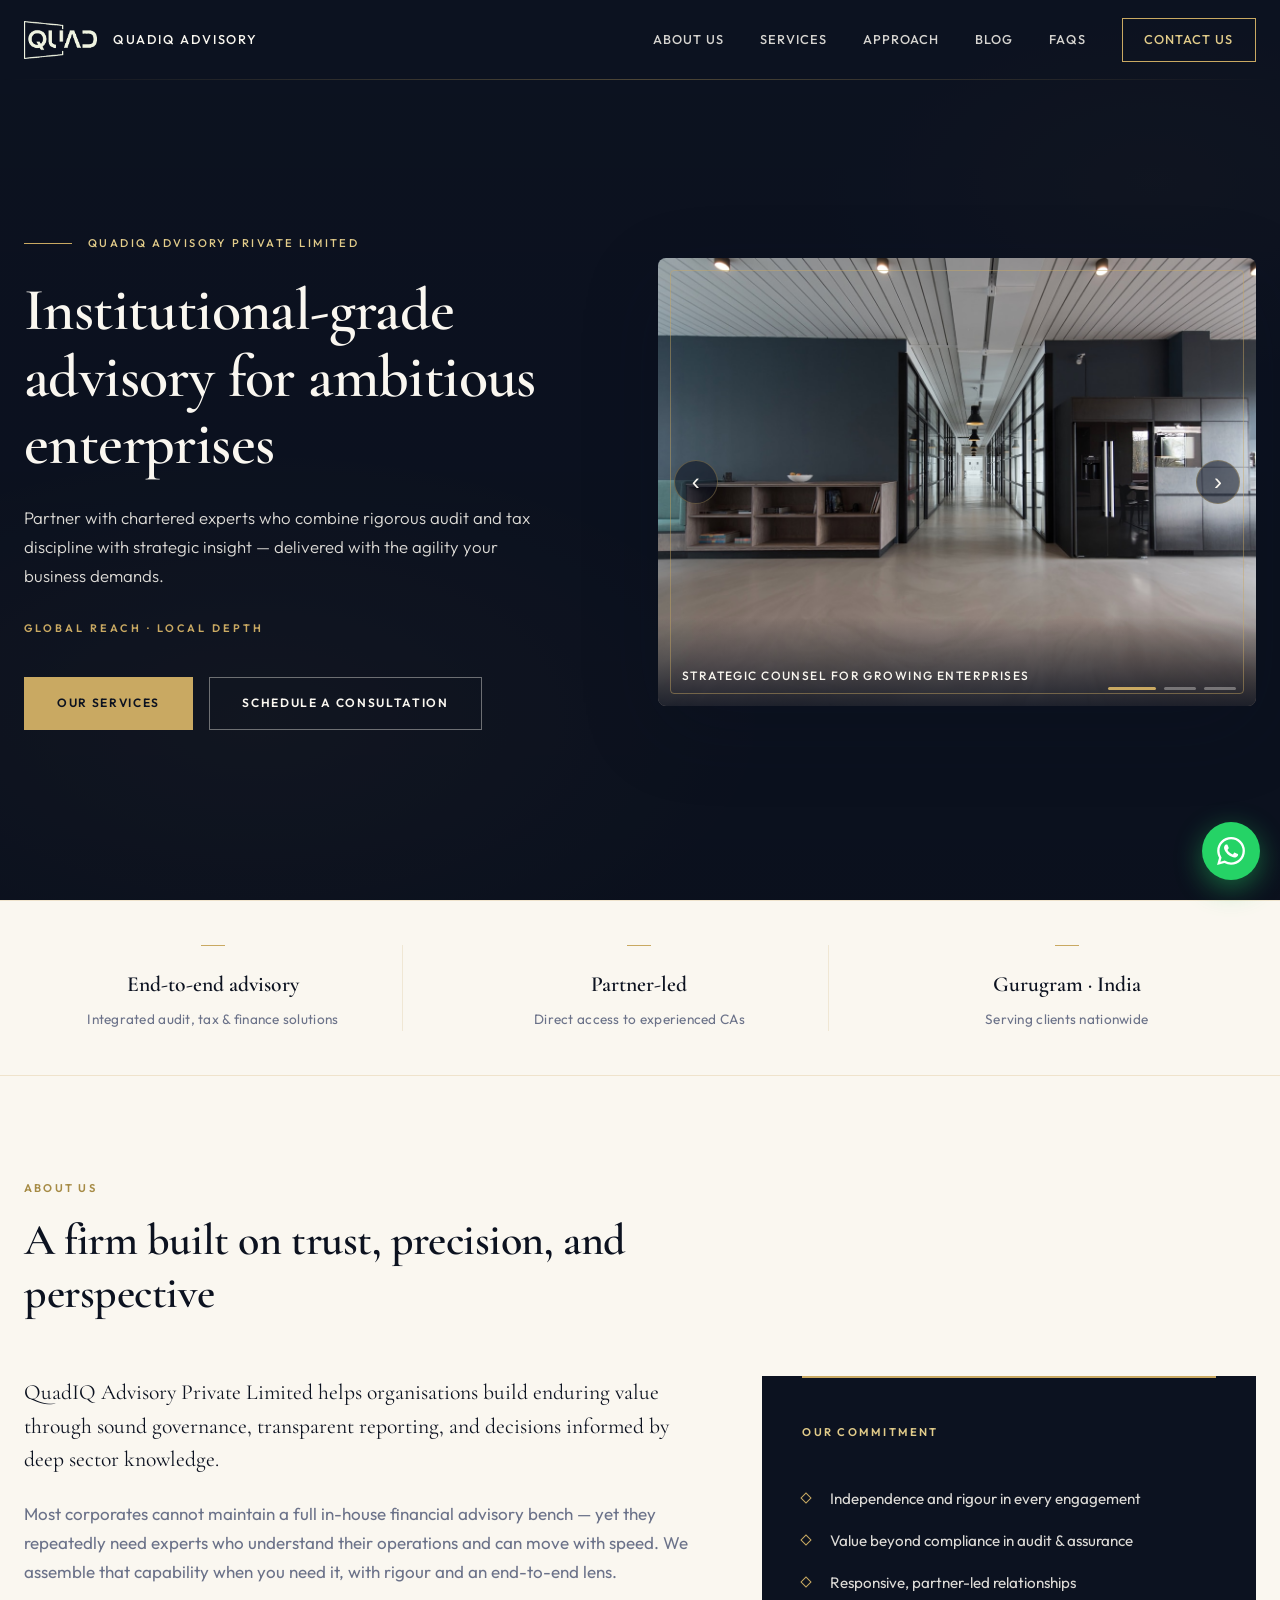
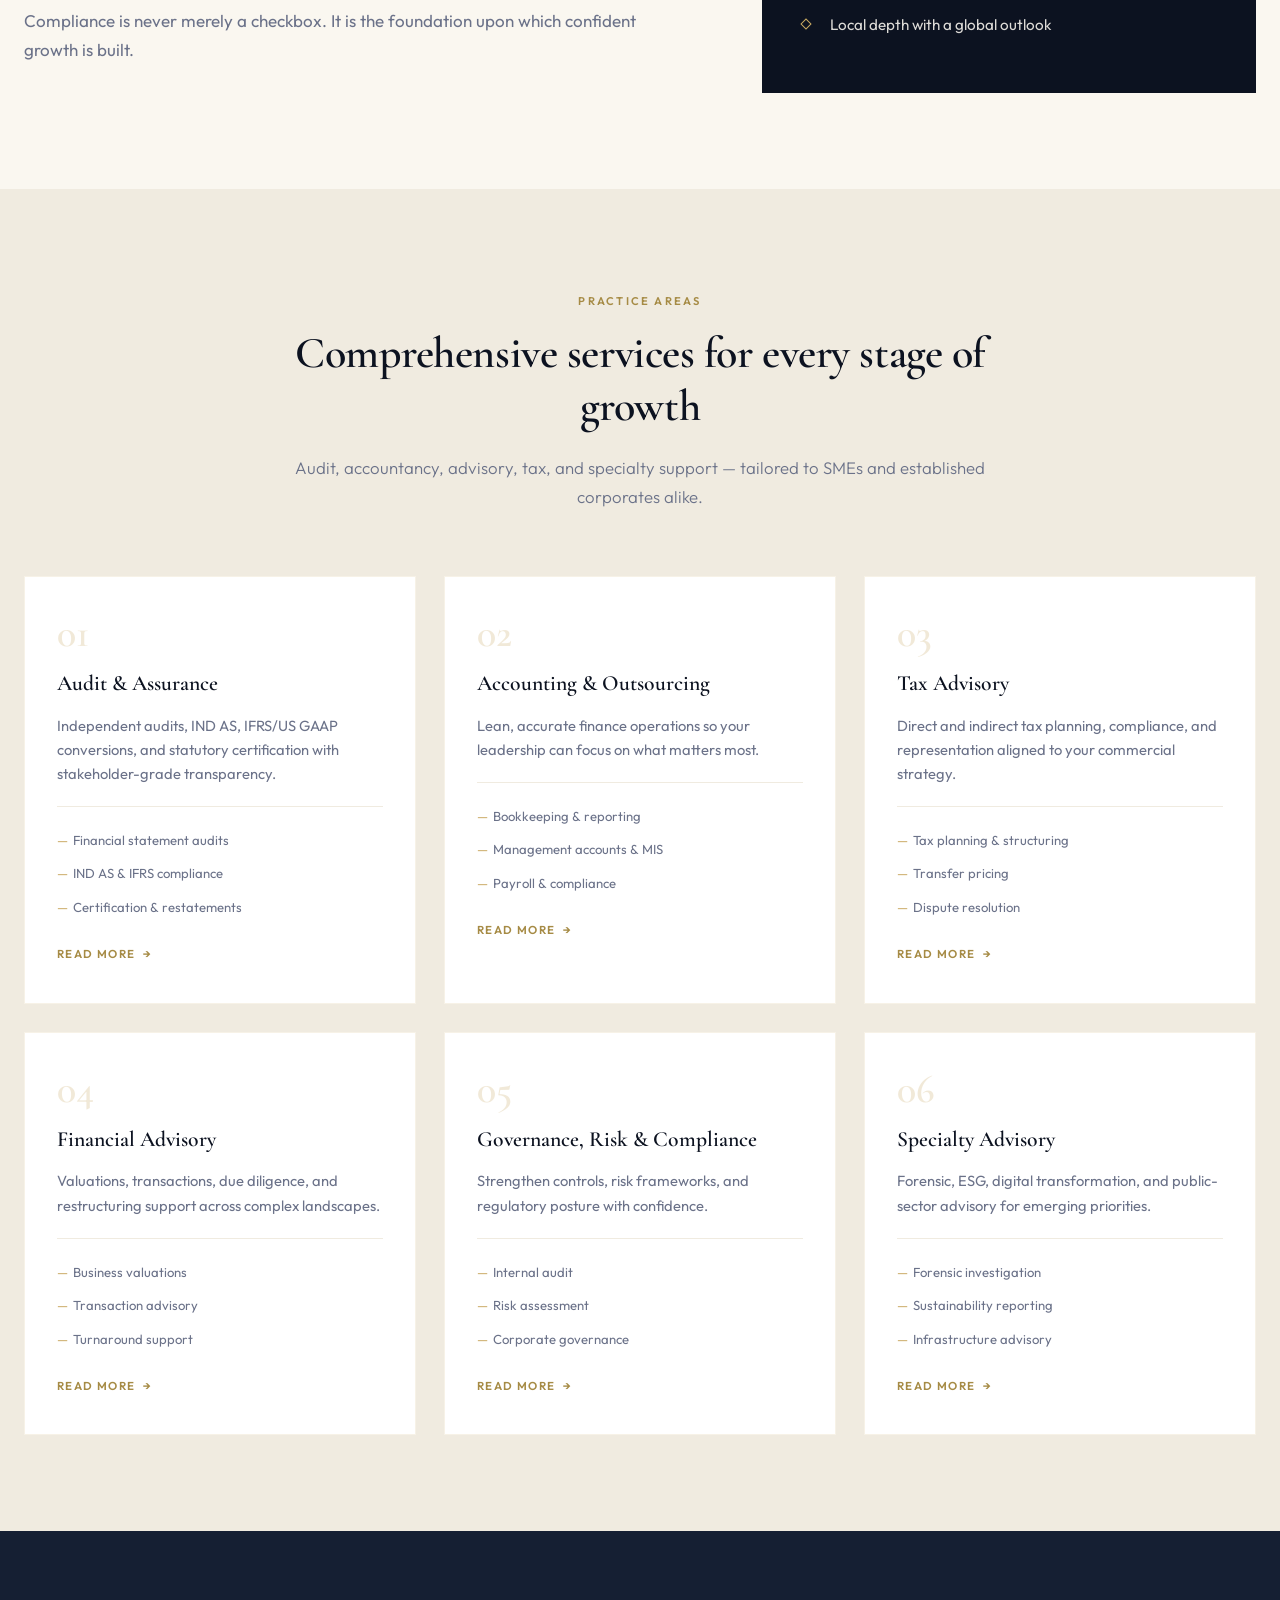
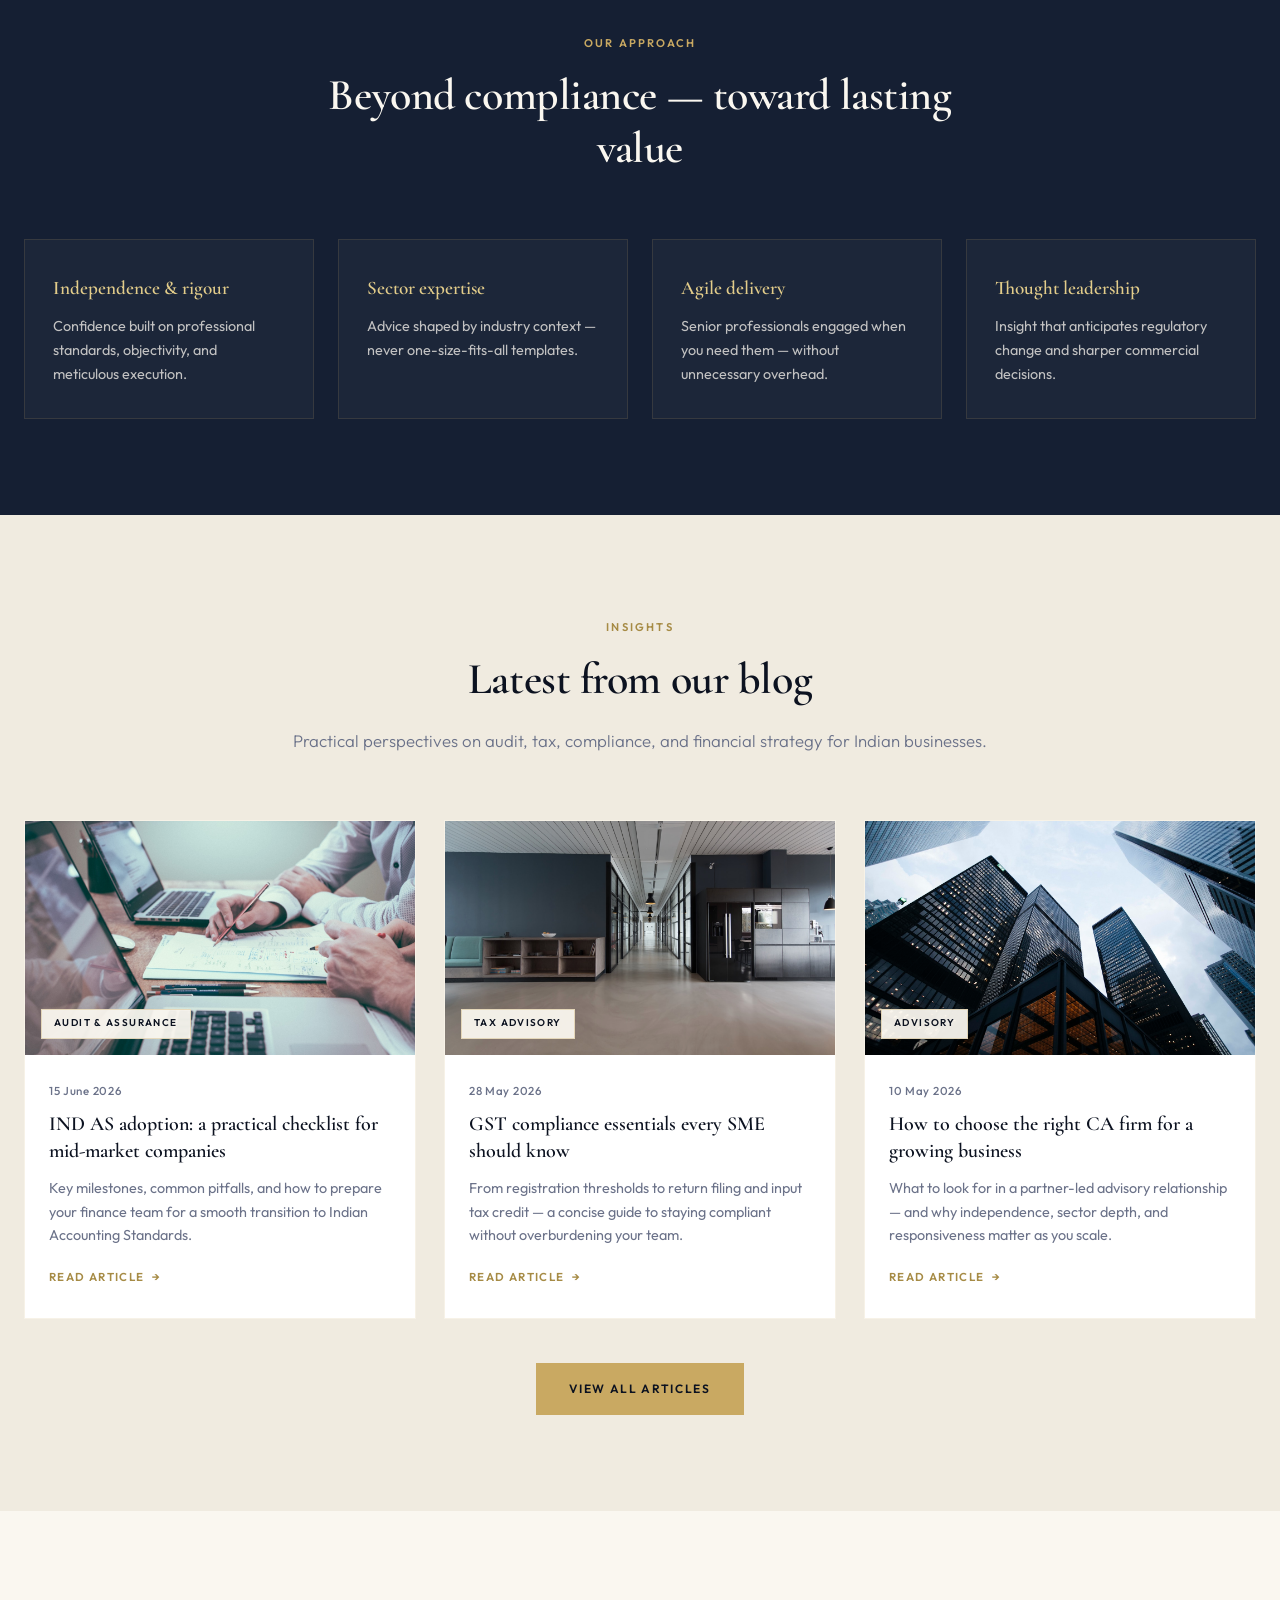
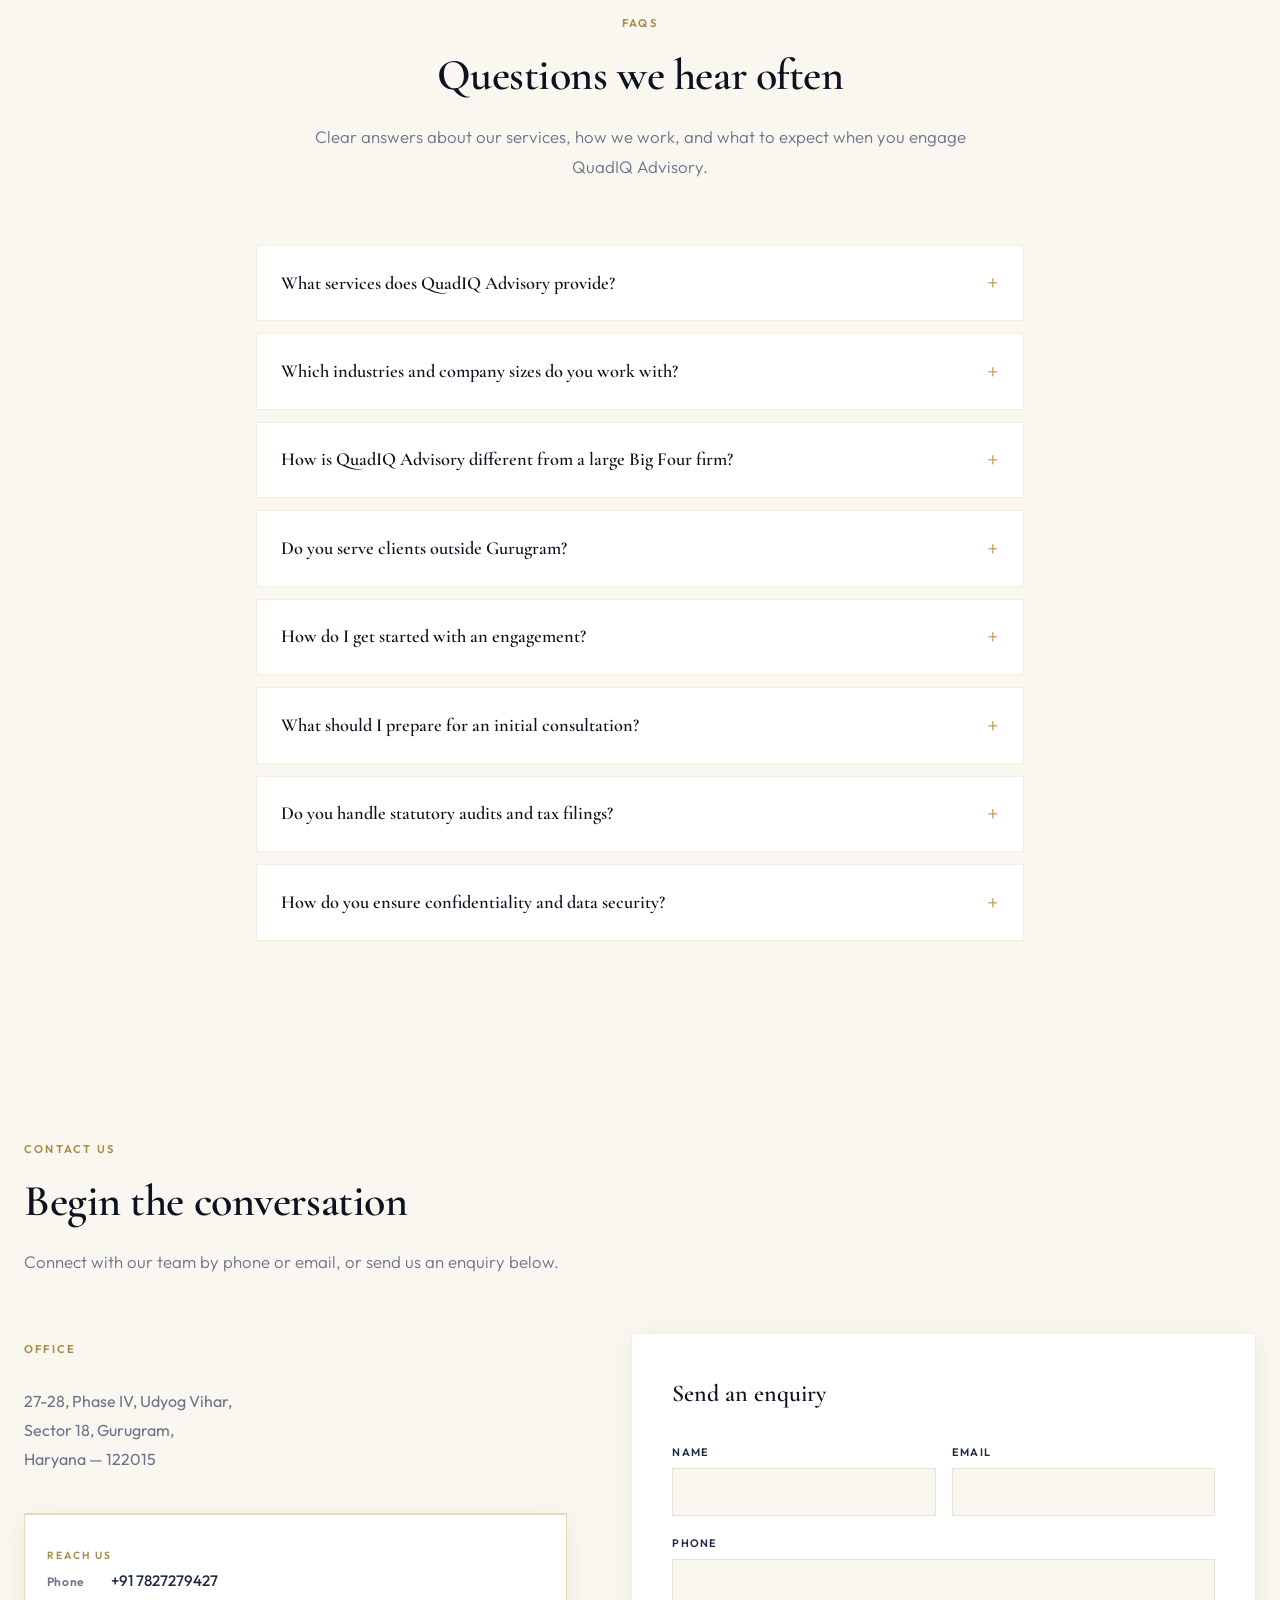
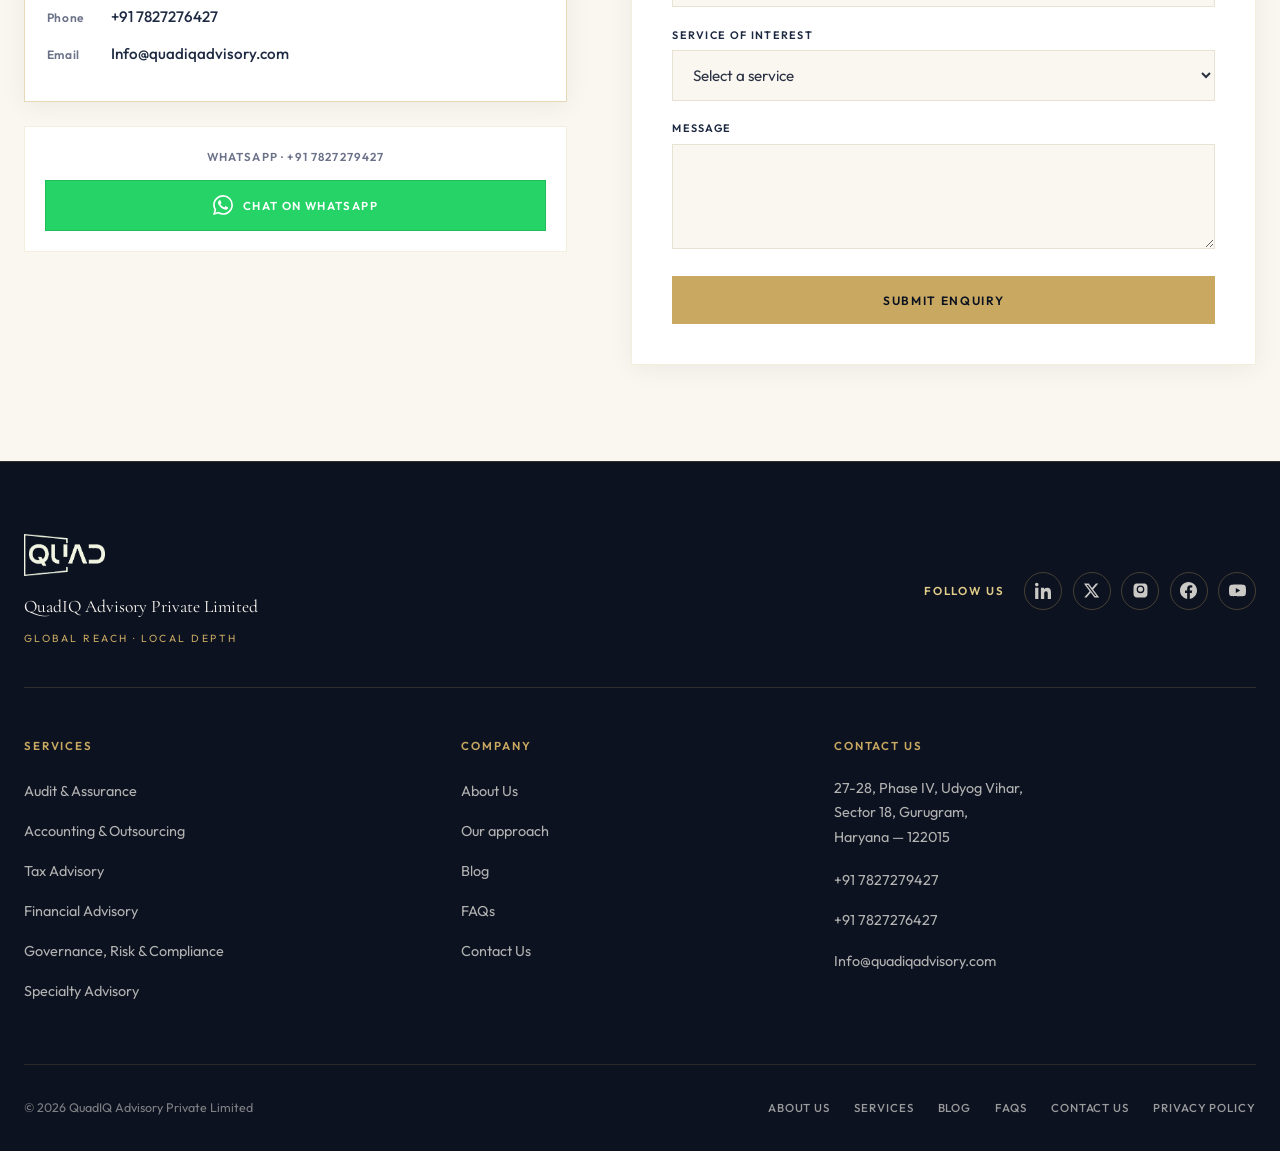
<file: index.html>
<!DOCTYPE html>
<html lang="en-IN">
<head>
  <!-- Google tag (gtag.js) -->
  <script async src="https://www.googletagmanager.com/gtag/js?id=G-BCS0HP3KTW"></script>
  <script>
    window.dataLayer = window.dataLayer || [];
    function gtag(){dataLayer.push(arguments);}
    gtag('js', new Date());

    gtag('config', 'G-BCS0HP3KTW');
  </script>
  <meta charset="UTF-8" />
  <meta name="viewport" content="width=device-width, initial-scale=1.0" />
  <title>QuadIQ Advisory | Audit, Tax &amp; Financial Advisory in Gurugram</title>
  <meta name="description" content="QuadIQ Advisory Private Limited — partner-led CA firm for audit &amp; assurance, tax advisory, accounting outsourcing, financial advisory &amp; GRC in Gurugram, India. Global reach, local depth." />
  <meta name="keywords" content="chartered accountant Gurugram, audit and assurance India, tax advisory Gurugram, financial advisory Haryana, IND AS audit, QuadIQ Advisory, CA firm Udyog Vihar" />
  <meta name="author" content="QuadIQ Advisory Private Limited" />
  <meta name="robots" content="index, follow, max-image-preview:large, max-snippet:-1, max-video-preview:-1" />
  <meta name="googlebot" content="index, follow" />
  <meta name="theme-color" content="#0c1220" />
  <meta name="format-detection" content="telephone=yes" />
  <meta name="geo.region" content="IN-HR" />
  <meta name="geo.placename" content="Gurugram" />
  <meta name="geo.position" content="28.4950;77.0890" />
  <meta name="ICBM" content="28.4950, 77.0890" />

  <link rel="canonical" href="https://quadiqadvisory.com/" />
  <link rel="alternate" hreflang="en-in" href="https://quadiqadvisory.com/" />
  <link rel="alternate" hreflang="en" href="https://quadiqadvisory.com/" />
  <link rel="alternate" hreflang="x-default" href="https://quadiqadvisory.com/" />

  <!-- Open Graph -->
  <meta property="og:type" content="website" />
  <meta property="og:site_name" content="QuadIQ Advisory" />
  <meta property="og:title" content="QuadIQ Advisory | Audit, Tax &amp; Financial Advisory" />
  <meta property="og:description" content="Partner-led audit, tax, and financial advisory in Gurugram. Global reach, local depth." />
  <meta property="og:url" content="https://quadiqadvisory.com/" />
  <meta property="og:locale" content="en_IN" />
  <meta property="og:image" content="https://quadiqadvisory.com/public/assets/og-image.jpg" />
  <meta property="og:image:width" content="1200" />
  <meta property="og:image:height" content="630" />
  <meta property="og:image:alt" content="QuadIQ Advisory — professional financial advisory services" />

  <!-- Twitter Card -->
  <meta name="twitter:card" content="summary_large_image" />
  <meta name="twitter:title" content="QuadIQ Advisory | Audit, Tax &amp; Financial Advisory" />
  <meta name="twitter:description" content="Partner-led audit, tax, and financial advisory in Gurugram, India." />
  <meta name="twitter:image" content="https://quadiqadvisory.com/public/assets/og-image.jpg" />
  <meta name="twitter:image:alt" content="QuadIQ Advisory" />

  <link rel="icon" href="public/assets/favicon.png" type="image/png" />
  <link rel="apple-touch-icon" href="public/assets/logo.png" />
  <link rel="manifest" href="site.webmanifest" />

  <link rel="preconnect" href="https://fonts.googleapis.com" />
  <link rel="preconnect" href="https://fonts.gstatic.com" crossorigin />
  <link href="https://fonts.googleapis.com/css2?family=Cormorant+Garamond:ital,wght@0,500;0,600;0,700;1,500&family=Outfit:wght@300;400;500;600&display=swap" rel="stylesheet" />
  <link rel="stylesheet" href="css/styles.css" />

  <script type="application/ld+json">
  {
    "@context": "https://schema.org",
    "@graph": [
      {
        "@type": "Organization",
        "@id": "https://quadiqadvisory.com/#organization",
        "name": "QuadIQ Advisory Private Limited",
        "alternateName": "QuadIQ Advisory",
        "url": "https://quadiqadvisory.com/",
        "logo": "https://quadiqadvisory.com/public/assets/logo.png",
        "image": "https://quadiqadvisory.com/public/assets/og-image.jpg",
        "description": "Partner-led chartered accountancy and advisory firm in Gurugram, India.",
        "slogan": "Global Reach · Local Depth",
        "telephone": "+91-7827279427",
        "email": "Info@quadiqadvisory.com",
        "address": {
          "@type": "PostalAddress",
          "streetAddress": "27-28, Phase IV, Udyog Vihar, Sector 18",
          "addressLocality": "Gurugram",
          "addressRegion": "Haryana",
          "postalCode": "122015",
          "addressCountry": "IN"
        },
        "areaServed": { "@type": "Country", "name": "India" }
      },
      {
        "@type": "ProfessionalService",
        "@id": "https://quadiqadvisory.com/#business",
        "name": "QuadIQ Advisory Private Limited",
        "url": "https://quadiqadvisory.com/",
        "image": "https://quadiqadvisory.com/public/assets/og-image.jpg",
        "telephone": "+91-7827279427",
        "email": "Info@quadiqadvisory.com",
        "priceRange": "$$",
        "address": {
          "@type": "PostalAddress",
          "streetAddress": "27-28, Phase IV, Udyog Vihar, Sector 18",
          "addressLocality": "Gurugram",
          "addressRegion": "Haryana",
          "postalCode": "122015",
          "addressCountry": "IN"
        },
        "geo": {
          "@type": "GeoCoordinates",
          "latitude": 28.495,
          "longitude": 77.089
        },
        "openingHoursSpecification": {
          "@type": "OpeningHoursSpecification",
          "dayOfWeek": ["Monday", "Tuesday", "Wednesday", "Thursday", "Friday"],
          "opens": "09:00",
          "closes": "18:00"
        }
      },
      {
        "@type": "WebSite",
        "@id": "https://quadiqadvisory.com/#website",
        "url": "https://quadiqadvisory.com/",
        "name": "QuadIQ Advisory",
        "publisher": { "@id": "https://quadiqadvisory.com/#organization" },
        "inLanguage": "en-IN"
      },
      {
        "@type": "WebPage",
        "@id": "https://quadiqadvisory.com/#webpage",
        "url": "https://quadiqadvisory.com/",
        "name": "QuadIQ Advisory | Audit, Tax & Financial Advisory in Gurugram",
        "isPartOf": { "@id": "https://quadiqadvisory.com/#website" },
        "about": { "@id": "https://quadiqadvisory.com/#organization" },
        "inLanguage": "en-IN"
      }
    ]
  }
  </script>
  <!-- FAQPage schema is injected at runtime by js/main.js from content/faq.json -->

  <!-- Analytics: paste Google tag / GTM snippet below when ready -->
</head>
<body>
  <header class="site-header" id="top">
    <div class="container header-inner">
      <a href="#top" class="brand" aria-label="QuadIQ Advisory home">
        <img src="public/assets/logo-light.png" alt="QUAD" class="brand-logo logo" width="120" height="63" data-logo-dark="public/assets/logo.png" data-logo-light="public/assets/logo-light.png" />
        <span class="brand-text">QuadIQ Advisory</span>
      </a>
      <button class="nav-toggle" aria-label="Open menu" aria-expanded="false" aria-controls="site-nav">
        <span></span><span></span><span></span>
      </button>
      <nav class="site-nav" id="site-nav" aria-label="Main navigation">
        <a href="#about">About Us</a>
        <a href="#services">Services</a>
        <a href="#approach">Approach</a>
        <a href="blog/index.html">Blog</a>
        <a href="#faq">FAQs</a>
        <a href="#contact" class="nav-cta">Contact Us</a>
      </nav>
    </div>
  </header>

  <main id="main-content">
    <section class="hero" aria-label="Introduction">
      <div class="hero-pattern" aria-hidden="true"></div>
      <div class="container hero-grid">
        <div class="hero-content reveal">
          <div class="eyebrow">
            <span class="eyebrow-line" aria-hidden="true"></span>
            <span>QuadIQ Advisory Private Limited</span>
          </div>
          <h1>Institutional-grade advisory for ambitious enterprises</h1>
          <p class="hero-lead">
            Partner with chartered experts who combine rigorous audit and tax discipline with
            strategic insight — delivered with the agility your business demands.
          </p>
          <p class="hero-tagline">Global Reach · Local Depth</p>
          <div class="hero-actions">
            <a href="#services" class="btn btn-gold">Our Services</a>
            <a href="#contact" class="btn btn-ghost">Schedule a Consultation</a>
          </div>
        </div>

        <div class="hero-carousel-wrap reveal reveal-delay">
          <div class="hero-carousel" data-carousel aria-roledescription="carousel" aria-label="Featured imagery">
            <div class="carousel-track">
              <figure class="carousel-slide is-active" data-slide="0">
                <img src="public/assets/carousel/slide-1.jpg" alt="Modern corporate workspace" width="700" height="520" />
                <figcaption class="carousel-caption">Strategic counsel for growing enterprises</figcaption>
              </figure>
              <figure class="carousel-slide" data-slide="1">
                <img src="public/assets/carousel/slide-2.jpg" alt="Financial planning and analysis" width="700" height="520" />
                <figcaption class="carousel-caption">Audit, tax &amp; assurance with depth</figcaption>
              </figure>
              <figure class="carousel-slide" data-slide="2">
                <img src="public/assets/carousel/slide-3.jpg" alt="Global business skyline" width="700" height="520" />
                <figcaption class="carousel-caption">Global reach, rooted in local expertise</figcaption>
              </figure>
            </div>
            <div class="carousel-frame" aria-hidden="true"></div>
            <button type="button" class="carousel-btn carousel-btn--prev" aria-label="Previous slide" data-carousel-prev>&lsaquo;</button>
            <button type="button" class="carousel-btn carousel-btn--next" aria-label="Next slide" data-carousel-next>&rsaquo;</button>
            <div class="carousel-dots" role="tablist" aria-label="Choose slide">
              <button type="button" role="tab" aria-selected="true" aria-label="Slide 1" data-carousel-dot="0"></button>
              <button type="button" role="tab" aria-selected="false" aria-label="Slide 2" data-carousel-dot="1"></button>
              <button type="button" role="tab" aria-selected="false" aria-label="Slide 3" data-carousel-dot="2"></button>
            </div>
          </div>
        </div>
      </div>
    </section>

    <section class="trust-bar" aria-label="Highlights">
      <div class="container trust-grid">
        <div class="trust-item">
          <span class="trust-accent" aria-hidden="true"></span>
          <p class="trust-title">End-to-end advisory</p>
          <p class="trust-desc">Integrated audit, tax &amp; finance solutions</p>
        </div>
        <div class="trust-item">
          <span class="trust-accent" aria-hidden="true"></span>
          <p class="trust-title">Partner-led</p>
          <p class="trust-desc">Direct access to experienced CAs</p>
        </div>
        <div class="trust-item">
          <span class="trust-accent" aria-hidden="true"></span>
          <p class="trust-title">Gurugram · India</p>
          <p class="trust-desc">Serving clients nationwide</p>
        </div>
      </div>
    </section>

    <section class="section" id="about">
      <div class="container">
        <div class="section-intro reveal">
          <span class="label">About Us</span>
          <h2 class="section-title">A firm built on trust, precision, and perspective</h2>
        </div>
        <div class="split reveal">
          <div class="prose">
            <p class="lead">
              QuadIQ Advisory Private Limited helps organisations build enduring value through
              sound governance, transparent reporting, and decisions informed by deep sector knowledge.
            </p>
            <p>
              Most corporates cannot maintain a full in-house financial advisory bench — yet they repeatedly
              need experts who understand their operations and can move with speed. We assemble that capability
              when you need it, with rigour and an end-to-end lens.
            </p>
            <p>
              Compliance is never merely a checkbox. It is the foundation upon which confident growth is built.
            </p>
          </div>
          <aside class="about-card">
            <div class="about-card-header">
              <span class="label label--light">Our commitment</span>
            </div>
            <ul class="check-list">
              <li>Independence and rigour in every engagement</li>
              <li>Value beyond compliance in audit &amp; assurance</li>
              <li>Responsive, partner-led relationships</li>
              <li>Local depth with a global outlook</li>
            </ul>
          </aside>
        </div>
      </div>
    </section>

    <section class="section section-ivory" id="services">
      <div class="container">
        <div class="section-intro centered reveal">
          <span class="label">Practice areas</span>
          <h2 class="section-title">Comprehensive services for every stage of growth</h2>
          <p class="section-lead">
            Audit, accountancy, advisory, tax, and specialty support — tailored to SMEs and established corporates alike.
          </p>
        </div>

        <div class="services-grid">
          <a class="service-card reveal" href="services/audit-assurance.html">
            <span class="service-num">01</span>
            <h3>Audit &amp; Assurance</h3>
            <p>Independent audits, IND AS, IFRS/US GAAP conversions, and statutory certification with stakeholder-grade transparency.</p>
            <ul class="service-list">
              <li>Financial statement audits</li>
              <li>IND AS &amp; IFRS compliance</li>
              <li>Certification &amp; restatements</li>
            </ul>
            <span class="service-link">Read more</span>
          </a>
          <a class="service-card reveal" href="services/accounting-outsourcing.html">
            <span class="service-num">02</span>
            <h3>Accounting &amp; Outsourcing</h3>
            <p>Lean, accurate finance operations so your leadership can focus on what matters most.</p>
            <ul class="service-list">
              <li>Bookkeeping &amp; reporting</li>
              <li>Management accounts &amp; MIS</li>
              <li>Payroll &amp; compliance</li>
            </ul>
            <span class="service-link">Read more</span>
          </a>
          <a class="service-card reveal" href="services/tax-advisory.html">
            <span class="service-num">03</span>
            <h3>Tax Advisory</h3>
            <p>Direct and indirect tax planning, compliance, and representation aligned to your commercial strategy.</p>
            <ul class="service-list">
              <li>Tax planning &amp; structuring</li>
              <li>Transfer pricing</li>
              <li>Dispute resolution</li>
            </ul>
            <span class="service-link">Read more</span>
          </a>
          <a class="service-card reveal" href="services/financial-advisory.html">
            <span class="service-num">04</span>
            <h3>Financial Advisory</h3>
            <p>Valuations, transactions, due diligence, and restructuring support across complex landscapes.</p>
            <ul class="service-list">
              <li>Business valuations</li>
              <li>Transaction advisory</li>
              <li>Turnaround support</li>
            </ul>
            <span class="service-link">Read more</span>
          </a>
          <a class="service-card reveal" href="services/governance-risk-compliance.html">
            <span class="service-num">05</span>
            <h3>Governance, Risk &amp; Compliance</h3>
            <p>Strengthen controls, risk frameworks, and regulatory posture with confidence.</p>
            <ul class="service-list">
              <li>Internal audit</li>
              <li>Risk assessment</li>
              <li>Corporate governance</li>
            </ul>
            <span class="service-link">Read more</span>
          </a>
          <a class="service-card reveal" href="services/specialty-advisory.html">
            <span class="service-num">06</span>
            <h3>Specialty Advisory</h3>
            <p>Forensic, ESG, digital transformation, and public-sector advisory for emerging priorities.</p>
            <ul class="service-list">
              <li>Forensic investigation</li>
              <li>Sustainability reporting</li>
              <li>Infrastructure advisory</li>
            </ul>
            <span class="service-link">Read more</span>
          </a>
        </div>
      </div>
    </section>

    <section class="section section-navy" id="approach">
      <div class="container">
        <div class="section-intro centered reveal">
          <span class="label label--gold">Our approach</span>
          <h2 class="section-title section-title--light">Beyond compliance — toward lasting value</h2>
        </div>
        <div class="approach-grid">
          <div class="approach-card reveal">
            <h3>Independence &amp; rigour</h3>
            <p>Confidence built on professional standards, objectivity, and meticulous execution.</p>
          </div>
          <div class="approach-card reveal">
            <h3>Sector expertise</h3>
            <p>Advice shaped by industry context — never one-size-fits-all templates.</p>
          </div>
          <div class="approach-card reveal">
            <h3>Agile delivery</h3>
            <p>Senior professionals engaged when you need them — without unnecessary overhead.</p>
          </div>
          <div class="approach-card reveal">
            <h3>Thought leadership</h3>
            <p>Insight that anticipates regulatory change and sharper commercial decisions.</p>
          </div>
        </div>
      </div>
    </section>

    <section class="section section-ivory" id="blog">
      <div class="container">
        <div class="section-intro centered reveal">
          <span class="label">Insights</span>
          <h2 class="section-title">Latest from our blog</h2>
          <p class="section-lead">
            Practical perspectives on audit, tax, compliance, and financial strategy for Indian businesses.
          </p>
        </div>

        <div class="blog-grid">
          <article class="blog-card reveal">
            <a href="blog/ind-as-adoption-checklist.html" class="blog-card-link">
              <div class="blog-card-image">
                <img src="public/assets/carousel/slide-2.jpg" alt="" width="400" height="240" loading="lazy" />
                <span class="blog-category">Audit &amp; Assurance</span>
              </div>
              <div class="blog-card-body">
                <time class="blog-date" datetime="2026-06-15">15 June 2026</time>
                <h3>IND AS adoption: a practical checklist for mid-market companies</h3>
                <p>Key milestones, common pitfalls, and how to prepare your finance team for a smooth transition to Indian Accounting Standards.</p>
                <span class="blog-read-more">Read article</span>
              </div>
            </a>
          </article>
          <article class="blog-card reveal">
            <a href="blog/gst-compliance-sme-guide.html" class="blog-card-link">
              <div class="blog-card-image">
                <img src="public/assets/carousel/slide-1.jpg" alt="" width="400" height="240" loading="lazy" />
                <span class="blog-category">Tax Advisory</span>
              </div>
              <div class="blog-card-body">
                <time class="blog-date" datetime="2026-05-28">28 May 2026</time>
                <h3>GST compliance essentials every SME should know</h3>
                <p>From registration thresholds to return filing and input tax credit — a concise guide to staying compliant without overburdening your team.</p>
                <span class="blog-read-more">Read article</span>
              </div>
            </a>
          </article>
          <article class="blog-card reveal">
            <a href="blog/choosing-ca-firm-growing-business.html" class="blog-card-link">
              <div class="blog-card-image">
                <img src="public/assets/carousel/slide-3.jpg" alt="" width="400" height="240" loading="lazy" />
                <span class="blog-category">Advisory</span>
              </div>
              <div class="blog-card-body">
                <time class="blog-date" datetime="2026-05-10">10 May 2026</time>
                <h3>How to choose the right CA firm for a growing business</h3>
                <p>What to look for in a partner-led advisory relationship — and why independence, sector depth, and responsiveness matter as you scale.</p>
                <span class="blog-read-more">Read article</span>
              </div>
            </a>
          </article>
        </div>

        <div class="section-actions reveal">
          <a href="blog/index.html" class="btn btn-gold">View all articles</a>
        </div>
      </div>
    </section>

    <section class="section" id="faq">
      <div class="container">
        <div class="section-intro centered reveal">
          <span class="label">FAQs</span>
          <h2 class="section-title">Questions we hear often</h2>
          <p class="section-lead">
            Clear answers about our services, how we work, and what to expect when you engage QuadIQ Advisory.
          </p>
        </div>

        <div class="faq-list reveal" id="faq-list">
          <!-- Rendered from content/faq.json by js/main.js -->
        </div>
      </div>
    </section>

    <section class="section" id="contact">
      <div class="container">
        <div class="section-intro reveal">
          <span class="label">Contact Us</span>
          <h2 class="section-title">Begin the conversation</h2>
          <p class="section-lead">Connect with our team by phone or email, or send us an enquiry below.</p>
        </div>

        <div class="contact-layout reveal">
          <div class="contact-side">
            <address class="office-block">
              <span class="label">Office</span>
              <p>
                27-28, Phase IV, Udyog Vihar,<br />
                Sector 18, Gurugram,<br />
                Haryana — 122015
              </p>
            </address>

            <div class="contact-direct">
              <article class="partner-card partner-card--featured">
                <span class="partner-role">Reach us</span>
                <ul class="partner-contact-list">
                  <li>
                    <span class="partner-label">Phone</span>
                    <a href="tel:+917827279427">+91 7827279427</a>
                  </li>
                  <li>
                    <span class="partner-label">Phone</span>
                    <a href="tel:+917827276427">+91 7827276427</a>
                  </li>
                  <li>
                    <span class="partner-label">Email</span>
                    <a href="mailto:Info@quadiqadvisory.com">Info@quadiqadvisory.com</a>
                  </li>
                </ul>
              </article>
            </div>

            <div class="whatsapp-block">
              <p class="whatsapp-note">WhatsApp · +91 7827279427</p>
              <a
                href="https://wa.me/917827279427?text=Hello%2C%20I%20would%20like%20to%20enquire%20about%20QuadIQ%20Advisory%20services."
                class="btn btn-whatsapp"
                target="_blank"
                rel="noopener noreferrer"
              >
                <svg class="btn-whatsapp-icon" viewBox="0 0 24 24" width="20" height="20" aria-hidden="true" focusable="false">
                  <path fill="currentColor" d="M17.472 14.382c-.297-.149-1.758-.867-2.03-.967-.273-.099-.471-.148-.67.15-.197.297-.767.966-.94 1.164-.173.199-.347.223-.644.075-.297-.15-1.255-.463-2.39-1.475-.883-.788-1.48-1.761-1.653-2.059-.173-.297-.018-.458.13-.606.134-.133.298-.347.446-.52.149-.174.198-.298.298-.497.099-.198.05-.371-.025-.52-.075-.149-.669-1.612-.916-2.207-.242-.579-.487-.5-.669-.51-.173-.008-.371-.01-.57-.01-.198 0-.52.074-.792.372-.272.297-1.04 1.016-1.04 2.479 0 1.462 1.065 2.875 1.213 3.074.149.198 2.096 3.2 5.077 4.487.709.306 1.262.489 1.694.625.712.227 1.36.195 1.871.118.571-.085 1.758-.719 2.006-1.413.248-.694.248-1.289.173-1.413-.074-.124-.272-.198-.57-.347m-5.421 7.403h-.004a9.87 9.87 0 01-5.031-1.378l-.361-.214-3.741.982.998-3.648-.235-.374a9.86 9.86 0 01-1.51-5.26c.001-5.45 4.436-9.884 9.888-9.884 2.64 0 5.122 1.03 6.988 2.898a9.825 9.825 0 012.893 6.994c-.003 5.45-4.435 9.884-9.881 9.884m8.413-18.297A11.815 11.815 0 0012.05 0C5.495 0 .16 5.335.157 11.892c0 2.096.547 4.142 1.588 5.945L.057 24l6.305-1.654a11.882 11.882 0 005.683 1.448h.005c6.554 0 11.89-5.335 11.893-11.893a11.821 11.821 0 00-3.48-8.413z"/>
                </svg>
                Chat on WhatsApp
              </a>
            </div>
          </div>

          <form
            class="contact-form"
            id="contact-form"
            action="https://formsubmit.co/ajax/info@quadiqadvisory.com"
            method="post"
          >
            <input type="hidden" name="_subject" value="New enquiry — QuadIQ Advisory website" />
            <input type="hidden" name="_captcha" value="false" />
            <input type="text" name="_honey" class="visually-hidden" tabindex="-1" autocomplete="off" aria-hidden="true" />
            <h3 class="form-title">Send an enquiry</h3>
            <div class="form-row">
              <label>
                <span>Name</span>
                <input type="text" name="name" required autocomplete="name" />
              </label>
              <label>
                <span>Email</span>
                <input type="email" name="email" required autocomplete="email" />
              </label>
            </div>
            <label>
              <span>Phone</span>
              <input type="tel" name="phone" autocomplete="tel" />
            </label>
            <label>
              <span>Service of interest</span>
              <select name="service">
                <option value="">Select a service</option>
                <option>Audit &amp; Assurance</option>
                <option>Accounting &amp; Outsourcing</option>
                <option>Tax Advisory</option>
                <option>Financial Advisory</option>
                <option>Governance, Risk &amp; Compliance</option>
                <option>Other</option>
              </select>
            </label>
            <label>
              <span>Message</span>
              <textarea name="message" rows="4" required></textarea>
            </label>
            <button type="submit" class="btn btn-gold btn-full" id="form-submit-btn">Submit enquiry</button>
            <p class="form-note form-note--success" id="form-note" hidden>Thank you — your message has been sent. We will respond shortly.</p>
            <p class="form-note form-note--error" id="form-error" hidden>Something went wrong. Please try again or contact us on WhatsApp.</p>
          </form>
        </div>
      </div>
    </section>
  </main>

  <footer class="site-footer">
    <div class="container">
      <div class="footer-top">
        <div class="footer-brand">
          <img src="public/assets/logo-light.png" alt="QUAD" class="footer-logo logo" width="140" height="73" />
          <p class="footer-name">QuadIQ Advisory Private Limited</p>
          <p class="footer-tagline">Global Reach · Local Depth</p>
        </div>
        <div class="footer-social">
          <span class="footer-social-label">Follow us</span>
          <div class="social-icons">
            <a href="https://www.linkedin.com/company/quadiq-advisory-pvt-limited/" aria-label="Follow on LinkedIn" target="_blank" rel="noopener noreferrer">
              <svg viewBox="0 0 24 24" fill="currentColor" aria-hidden="true"><path d="M4.98 3.5C4.98 4.88 3.87 6 2.5 6S0 4.88 0 3.5 1.12 1 2.5 1s2.48 1.12 2.48 2.5zM.22 8.25h4.56V24H.22V8.25zM8.34 8.25h4.37v2.15h.06c.61-1.15 2.1-2.36 4.32-2.36 4.62 0 5.47 3.04 5.47 6.99V24h-4.56v-6.99c0-1.67-.03-3.81-2.32-3.81-2.32 0-2.68 1.81-2.68 3.69V24H8.34V8.25z"/></svg>
            </a>
            <a href="https://x.com/quadiqadvisory" aria-label="Follow on X" target="_blank" rel="noopener noreferrer">
              <svg viewBox="0 0 24 24" fill="currentColor" aria-hidden="true"><path d="M18.244 2.25h3.308l-7.227 8.26 8.502 11.24h-6.66l-5.214-6.817L4.99 21.75H1.68l7.73-8.835L1.254 2.25H8.08l4.713 6.231 5.45-6.231zm-1.161 17.52h1.833L7.084 4.126H5.117L17.083 19.77z"/></svg>
            </a>
            <a href="https://www.instagram.com/quadiqadvisory/" aria-label="Follow on Instagram" target="_blank" rel="noopener noreferrer">
              <svg viewBox="0 0 24 24" fill="currentColor" aria-hidden="true"><path d="M12 2.16c3.2 0 3.58.01 4.85.07 1.17.05 1.8.25 2.23.41.56.22.96.48 1.38.9.42.42.68.82.9 1.38.16.43.36 1.06.41 2.23.06 1.27.07 1.65.07 4.85s-.01 3.58-.07 4.85c-.05 1.17-.25 1.8-.41 2.23-.22.56-.48.96-.9 1.38-.42.42-.82.68-1.38.9-.43.16-1.06.36-2.23.41-1.27.06-1.65.07-4.85.07s-3.58-.01-4.85-.07c-1.17-.05-1.8-.25-2.23-.41-.56-.22-.96-.48-1.38-.9-.42-.42-.68-.82-.9-1.38-.16-.43-.36-1.06-.41-2.23C2.17 15.58 2.16 15.2 2.16 12s.01-3.58.07-4.85c.05-1.17.25-1.8.41-2.23.22-.56.48-.96.9-1.38.42-.42.82-.68 1.38-.9.43-.16 1.06-.36 2.23-.41C8.42 2.17 8.8 2.16 12 2.16zm0 2.76a5.46 5.46 0 100 10.92 5.46 5.46 0 000-10.92zm0 9a3.54 3.54 0 110-7.08 3.54 3.54 0 010 7.08zm6.95-9.22a1.27 1.27 0 11-2.54 0 1.27 1.27 0 012.54 0z"/></svg>
            </a>
            <a href="https://www.facebook.com/quadiqadvisory" aria-label="Follow on Facebook" target="_blank" rel="noopener noreferrer">
              <svg viewBox="0 0 24 24" fill="currentColor" aria-hidden="true"><path d="M24 12.07C24 5.4 18.63 0 12 0S0 5.4 0 12.07C0 18.1 4.39 23.1 10.12 24v-8.44H7.08v-3.49h3.04V9.41c0-3.02 1.79-4.69 4.53-4.69 1.31 0 2.69.24 2.69.24v2.97h-1.52c-1.49 0-1.96.93-1.96 1.89v2.25h3.33l-.53 3.49h-2.8V24C19.61 23.1 24 18.1 24 12.07z"/></svg>
            </a>
            <a href="https://www.youtube.com/@Quadiqadvisory" aria-label="Subscribe on YouTube" target="_blank" rel="noopener noreferrer">
              <svg viewBox="0 0 24 24" fill="currentColor" aria-hidden="true"><path d="M23.5 6.2a3.02 3.02 0 00-2.12-2.14C19.5 3.55 12 3.55 12 3.55s-7.5 0-9.38.51A3.02 3.02 0 00.5 6.2C0 8.08 0 12 0 12s0 3.92.5 5.8a3.02 3.02 0 002.12 2.14c1.88.51 9.38.51 9.38.51s7.5 0 9.38-.51a3.02 3.02 0 002.12-2.14c.5-1.88.5-5.8.5-5.8s0-3.92-.5-5.8zM9.6 15.57V8.43L15.82 12 9.6 15.57z"/></svg>
            </a>
          </div>
        </div>
      </div>

      <div class="footer-grid">
        <div class="footer-col">
          <h4>Services</h4>
          <ul>
            <li><a href="services/audit-assurance.html">Audit &amp; Assurance</a></li>
            <li><a href="services/accounting-outsourcing.html">Accounting &amp; Outsourcing</a></li>
            <li><a href="services/tax-advisory.html">Tax Advisory</a></li>
            <li><a href="services/financial-advisory.html">Financial Advisory</a></li>
            <li><a href="services/governance-risk-compliance.html">Governance, Risk &amp; Compliance</a></li>
            <li><a href="services/specialty-advisory.html">Specialty Advisory</a></li>
          </ul>
        </div>
        <div class="footer-col">
          <h4>Company</h4>
          <ul>
            <li><a href="#about">About Us</a></li>
            <li><a href="#approach">Our approach</a></li>
            <li><a href="blog/index.html">Blog</a></li>
            <li><a href="#faq">FAQs</a></li>
            <li><a href="#contact">Contact Us</a></li>
          </ul>
        </div>
        <div class="footer-col">
          <h4>Contact us</h4>
          <address>
            27-28, Phase IV, Udyog Vihar,<br />
            Sector 18, Gurugram,<br />
            Haryana — 122015
          </address>
          <ul>
            <li><a href="tel:+917827279427">+91 7827279427</a></li>
            <li><a href="tel:+917827276427">+91 7827276427</a></li>
            <li><a href="mailto:Info@quadiqadvisory.com">Info@quadiqadvisory.com</a></li>
          </ul>
        </div>
      </div>

      <div class="footer-bottom">
        <p class="footer-copy">&copy; <span id="year"></span> QuadIQ Advisory Private Limited</p>
        <nav class="footer-legal" aria-label="Footer">
          <a href="#about">About Us</a>
          <a href="#services">Services</a>
          <a href="blog/index.html">Blog</a>
          <a href="#faq">FAQs</a>
          <a href="#contact">Contact Us</a>
          <a href="privacy-policy.html">Privacy Policy</a>
        </nav>
      </div>
    </div>
  </footer>

  <a
    href="https://wa.me/917827279427?text=Hello%2C%20I%20would%20like%20to%20enquire%20about%20QuadIQ%20Advisory%20services."
    class="whatsapp-float"
    target="_blank"
    rel="noopener noreferrer"
    aria-label="Chat with CA Rajat Garg on WhatsApp"
  >
    <svg viewBox="0 0 24 24" width="28" height="28" aria-hidden="true" focusable="false">
      <path fill="currentColor" d="M17.472 14.382c-.297-.149-1.758-.867-2.03-.967-.273-.099-.471-.148-.67.15-.197.297-.767.966-.94 1.164-.173.199-.347.223-.644.075-.297-.15-1.255-.463-2.39-1.475-.883-.788-1.48-1.761-1.653-2.059-.173-.297-.018-.458.13-.606.134-.133.298-.347.446-.52.149-.174.198-.298.298-.497.099-.198.05-.371-.025-.52-.075-.149-.669-1.612-.916-2.207-.242-.579-.487-.5-.669-.51-.173-.008-.371-.01-.57-.01-.198 0-.52.074-.792.372-.272.297-1.04 1.016-1.04 2.479 0 1.462 1.065 2.875 1.213 3.074.149.198 2.096 3.2 5.077 4.487.709.306 1.262.489 1.694.625.712.227 1.36.195 1.871.118.571-.085 1.758-.719 2.006-1.413.248-.694.248-1.289.173-1.413-.074-.124-.272-.198-.57-.347m-5.421 7.403h-.004a9.87 9.87 0 01-5.031-1.378l-.361-.214-3.741.982.998-3.648-.235-.374a9.86 9.86 0 01-1.51-5.26c.001-5.45 4.436-9.884 9.888-9.884 2.64 0 5.122 1.03 6.988 2.898a9.825 9.825 0 012.893 6.994c-.003 5.45-4.435 9.884-9.881 9.884m8.413-18.297A11.815 11.815 0 0012.05 0C5.495 0 .16 5.335.157 11.892c0 2.096.547 4.142 1.588 5.945L.057 24l6.305-1.654a11.882 11.882 0 005.683 1.448h.005c6.554 0 11.89-5.335 11.893-11.893a11.821 11.821 0 00-3.48-8.413z"/>
    </svg>
  </a>

  <script src="js/main.js"></script>
</body>
</html>
</file>
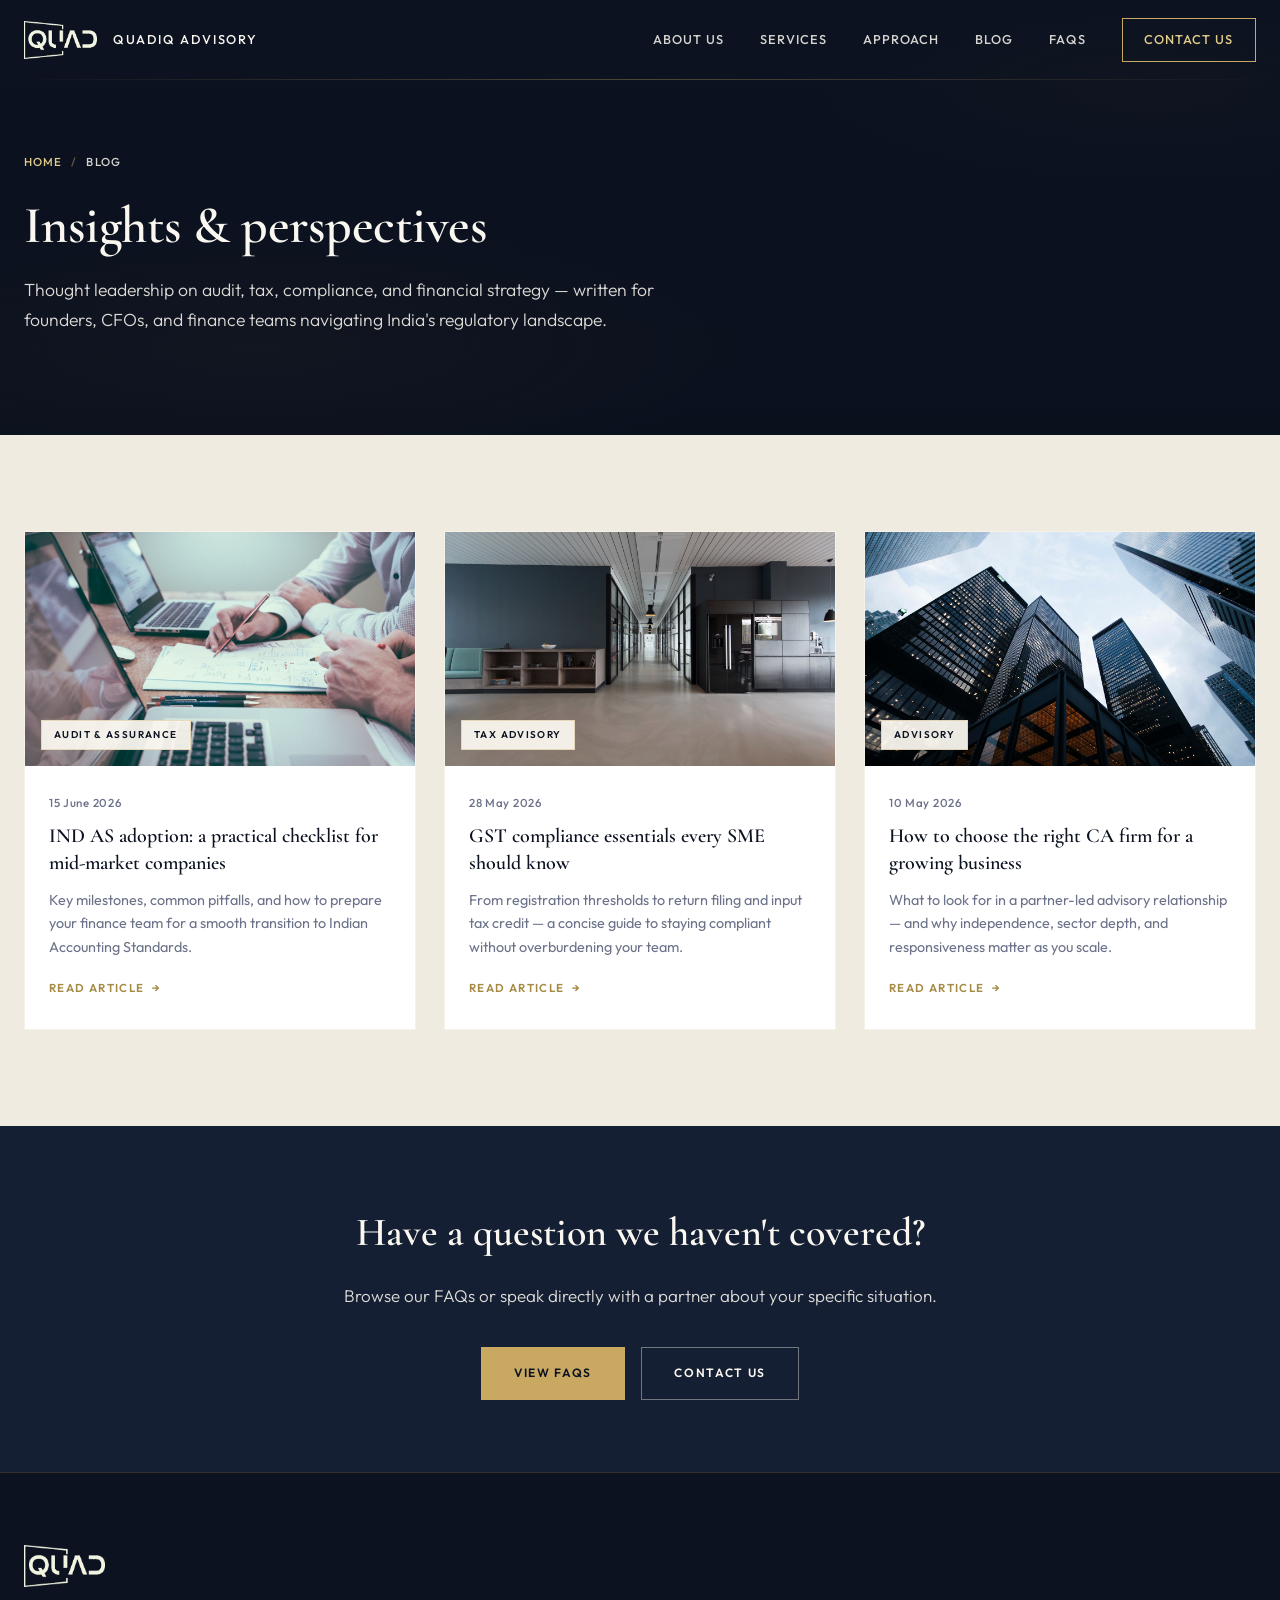
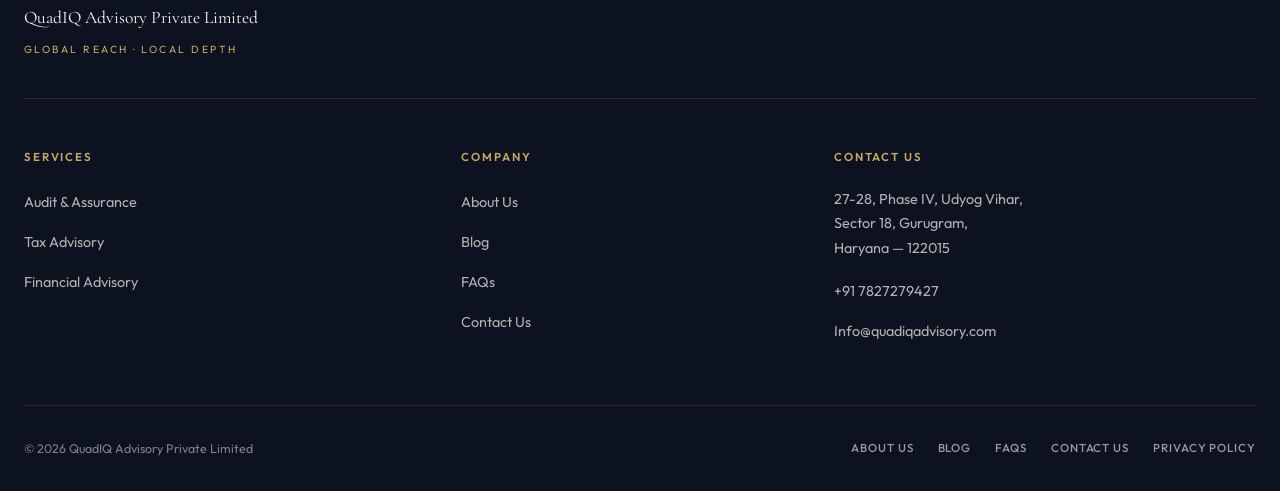
<file: blog/index.html>
<!DOCTYPE html>
<html lang="en-IN">
<head>
  <!-- Google tag (gtag.js) -->
  <script async src="https://www.googletagmanager.com/gtag/js?id=G-BCS0HP3KTW"></script>
  <script>
    window.dataLayer = window.dataLayer || [];
    function gtag(){dataLayer.push(arguments);}
    gtag('js', new Date());

    gtag('config', 'G-BCS0HP3KTW');
  </script>
  <meta charset="UTF-8" />
  <meta name="viewport" content="width=device-width, initial-scale=1.0" />
  <title>Blog &amp; Insights | QuadIQ Advisory</title>
  <meta name="description" content="Practical insights on audit, tax, compliance, and financial strategy for Indian businesses from QuadIQ Advisory, Gurugram." />
  <meta name="robots" content="index, follow" />
  <meta name="theme-color" content="#0c1220" />

  <link rel="canonical" href="https://quadiqadvisory.com/blog/index.html" />

  <meta property="og:type" content="website" />
  <meta property="og:site_name" content="QuadIQ Advisory" />
  <meta property="og:title" content="Blog &amp; Insights | QuadIQ Advisory" />
  <meta property="og:description" content="Practical perspectives on audit, tax, compliance, and financial strategy." />
  <meta property="og:url" content="https://quadiqadvisory.com/blog/index.html" />
  <meta property="og:image" content="https://quadiqadvisory.com/public/assets/og-image.jpg" />

  <link rel="icon" href="../public/assets/favicon.png" type="image/png" />
  <link rel="manifest" href="../site.webmanifest" />

  <link rel="preconnect" href="https://fonts.googleapis.com" />
  <link rel="preconnect" href="https://fonts.gstatic.com" crossorigin />
  <link href="https://fonts.googleapis.com/css2?family=Cormorant+Garamond:ital,wght@0,500;0,600;0,700;1,500&family=Outfit:wght@300;400;500;600&display=swap" rel="stylesheet" />
  <link rel="stylesheet" href="../css/styles.css" />
</head>
<body>
  <header class="site-header" id="top">
    <div class="container header-inner">
      <a href="../index.html#top" class="brand" aria-label="QuadIQ Advisory home">
        <img src="../public/assets/logo-light.png" alt="QUAD" class="brand-logo logo" width="120" height="63" data-logo-dark="../public/assets/logo.png" data-logo-light="../public/assets/logo-light.png" />
        <span class="brand-text">QuadIQ Advisory</span>
      </a>
      <button class="nav-toggle" aria-label="Open menu" aria-expanded="false" aria-controls="site-nav">
        <span></span><span></span><span></span>
      </button>
      <nav class="site-nav" id="site-nav" aria-label="Main navigation">
        <a href="../index.html#about">About Us</a>
        <a href="../index.html#services">Services</a>
        <a href="../index.html#approach">Approach</a>
        <a href="index.html">Blog</a>
        <a href="../index.html#faq">FAQs</a>
        <a href="../index.html#contact" class="nav-cta">Contact Us</a>
      </nav>
    </div>
  </header>

  <main id="main-content">
    <section class="page-hero" aria-label="Blog">
      <div class="hero-pattern" aria-hidden="true"></div>
      <div class="container">
        <nav class="breadcrumb" aria-label="Breadcrumb">
          <a href="../index.html">Home</a>
          <span class="sep" aria-hidden="true">/</span>
          <span aria-current="page">Blog</span>
        </nav>
        <h1>Insights &amp; perspectives</h1>
        <p class="page-hero-lead">
          Thought leadership on audit, tax, compliance, and financial strategy — written for founders, CFOs, and finance teams navigating India's regulatory landscape.
        </p>
      </div>
    </section>

    <section class="section section-ivory">
      <div class="container">
        <div class="blog-grid blog-grid--listing">
          <!-- POSTS:START -->
          <article class="blog-card reveal">
            <a href="ind-as-adoption-checklist.html" class="blog-card-link">
              <div class="blog-card-image">
                <img src="../public/assets/carousel/slide-2.jpg" alt="" width="400" height="240" loading="lazy" />
                <span class="blog-category">Audit &amp; Assurance</span>
              </div>
              <div class="blog-card-body">
                <time class="blog-date" datetime="2026-06-15">15 June 2026</time>
                <h2>IND AS adoption: a practical checklist for mid-market companies</h2>
                <p>Key milestones, common pitfalls, and how to prepare your finance team for a smooth transition to Indian Accounting Standards.</p>
                <span class="blog-read-more">Read article</span>
              </div>
            </a>
          </article>
          <article class="blog-card reveal">
            <a href="gst-compliance-sme-guide.html" class="blog-card-link">
              <div class="blog-card-image">
                <img src="../public/assets/carousel/slide-1.jpg" alt="" width="400" height="240" loading="lazy" />
                <span class="blog-category">Tax Advisory</span>
              </div>
              <div class="blog-card-body">
                <time class="blog-date" datetime="2026-05-28">28 May 2026</time>
                <h2>GST compliance essentials every SME should know</h2>
                <p>From registration thresholds to return filing and input tax credit — a concise guide to staying compliant without overburdening your team.</p>
                <span class="blog-read-more">Read article</span>
              </div>
            </a>
          </article>
          <article class="blog-card reveal">
            <a href="choosing-ca-firm-growing-business.html" class="blog-card-link">
              <div class="blog-card-image">
                <img src="../public/assets/carousel/slide-3.jpg" alt="" width="400" height="240" loading="lazy" />
                <span class="blog-category">Advisory</span>
              </div>
              <div class="blog-card-body">
                <time class="blog-date" datetime="2026-05-10">10 May 2026</time>
                <h2>How to choose the right CA firm for a growing business</h2>
                <p>What to look for in a partner-led advisory relationship — and why independence, sector depth, and responsiveness matter as you scale.</p>
                <span class="blog-read-more">Read article</span>
              </div>
            </a>
          </article>
<!-- POSTS:END -->
        </div>
      </div>
    </section>

    <section class="cta-band">
      <div class="container reveal">
        <h2>Have a question we haven't covered?</h2>
        <p>Browse our FAQs or speak directly with a partner about your specific situation.</p>
        <div class="cta-actions">
          <a href="../index.html#faq" class="btn btn-gold">View FAQs</a>
          <a href="../index.html#contact" class="btn btn-ghost">Contact us</a>
        </div>
      </div>
    </section>
  </main>

  <footer class="site-footer">
    <div class="container">
      <div class="footer-top">
        <div class="footer-brand">
          <img src="../public/assets/logo-light.png" alt="QUAD" class="footer-logo logo" width="140" height="73" />
          <p class="footer-name">QuadIQ Advisory Private Limited</p>
          <p class="footer-tagline">Global Reach · Local Depth</p>
        </div>
      </div>

      <div class="footer-grid">
        <div class="footer-col">
          <h4>Services</h4>
          <ul>
            <li><a href="../services/audit-assurance.html">Audit &amp; Assurance</a></li>
            <li><a href="../services/tax-advisory.html">Tax Advisory</a></li>
            <li><a href="../services/financial-advisory.html">Financial Advisory</a></li>
          </ul>
        </div>
        <div class="footer-col">
          <h4>Company</h4>
          <ul>
            <li><a href="../index.html#about">About Us</a></li>
            <li><a href="index.html">Blog</a></li>
            <li><a href="../index.html#faq">FAQs</a></li>
            <li><a href="../index.html#contact">Contact Us</a></li>
          </ul>
        </div>
        <div class="footer-col">
          <h4>Contact us</h4>
          <address>
            27-28, Phase IV, Udyog Vihar,<br />
            Sector 18, Gurugram,<br />
            Haryana — 122015
          </address>
          <ul>
            <li><a href="tel:+917827279427">+91 7827279427</a></li>
            <li><a href="mailto:Info@quadiqadvisory.com">Info@quadiqadvisory.com</a></li>
          </ul>
        </div>
      </div>

      <div class="footer-bottom">
        <p class="footer-copy">&copy; <span id="year"></span> QuadIQ Advisory Private Limited</p>
        <nav class="footer-legal" aria-label="Footer">
          <a href="../index.html#about">About Us</a>
          <a href="index.html">Blog</a>
          <a href="../index.html#faq">FAQs</a>
          <a href="../index.html#contact">Contact Us</a>
          <a href="../privacy-policy.html">Privacy Policy</a>
        </nav>
      </div>
    </div>
  </footer>

  <script src="../js/main.js"></script>
</body>
</html>
</file>
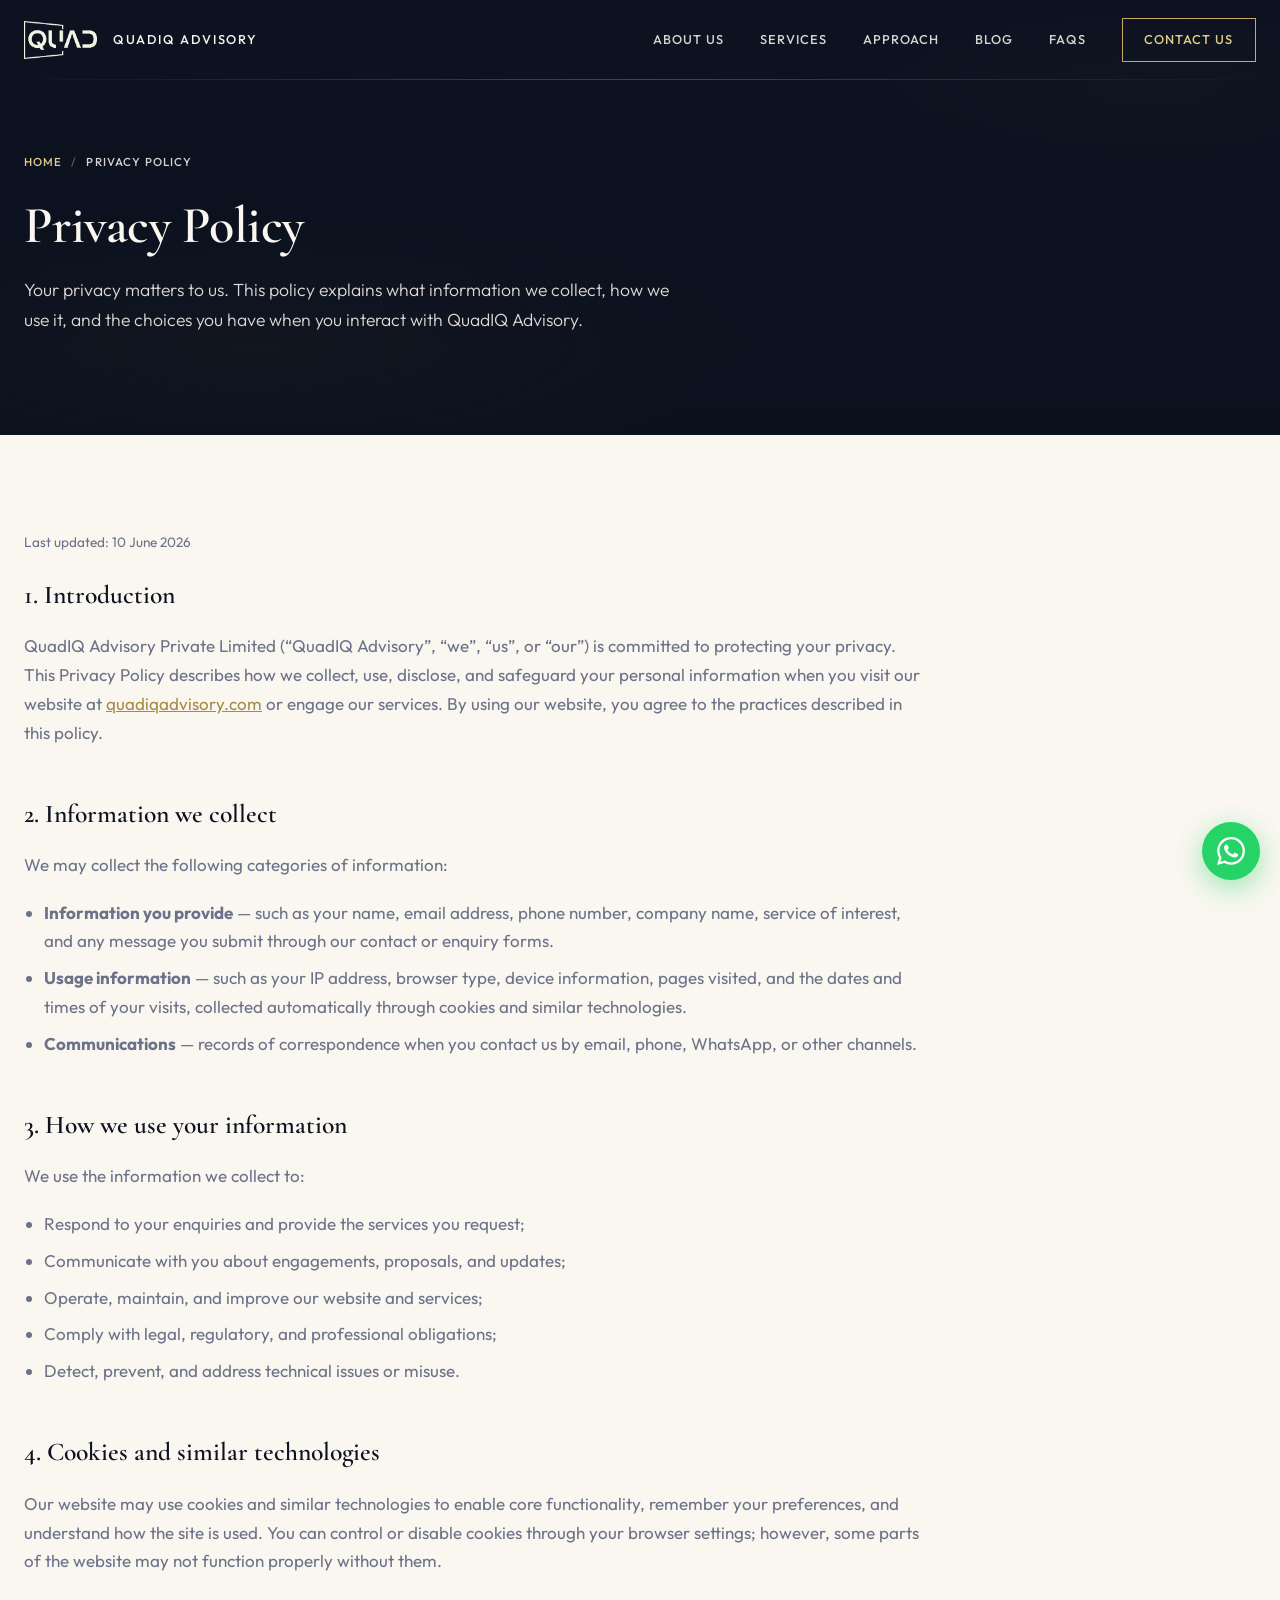
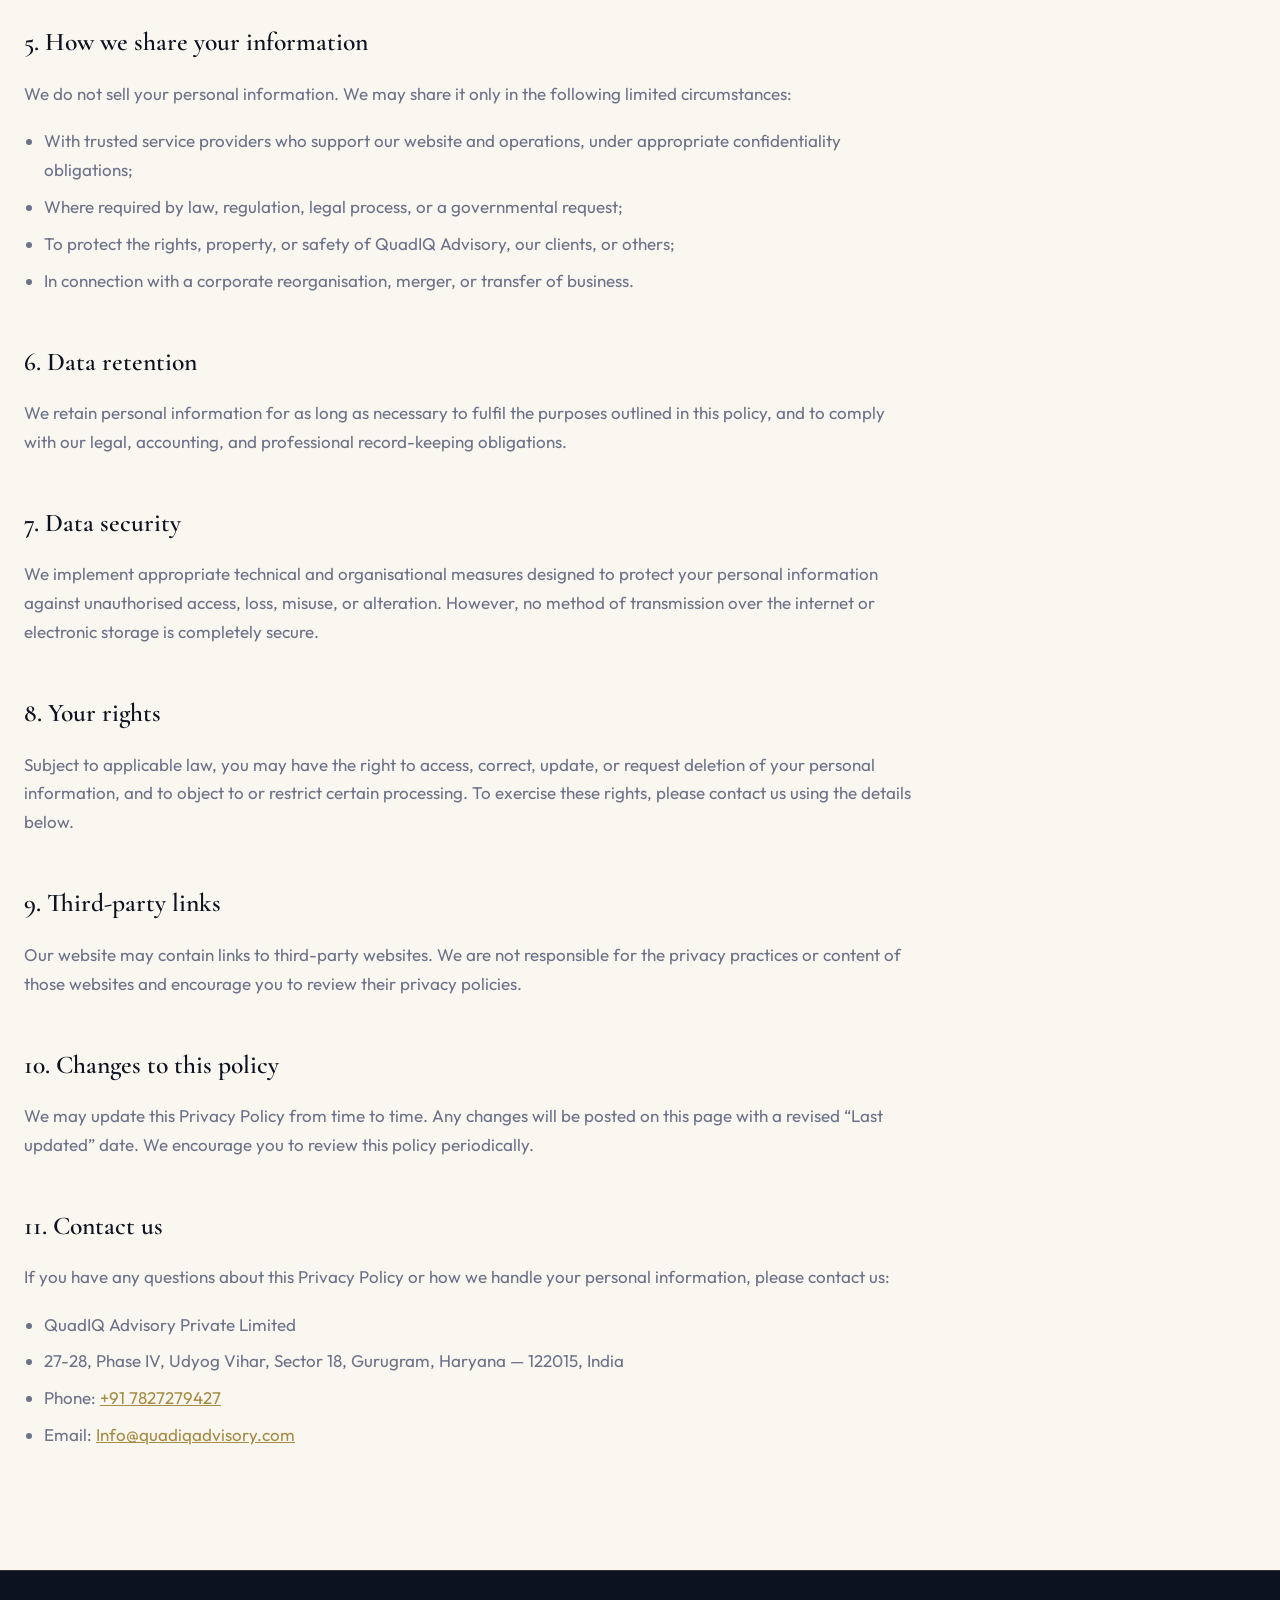
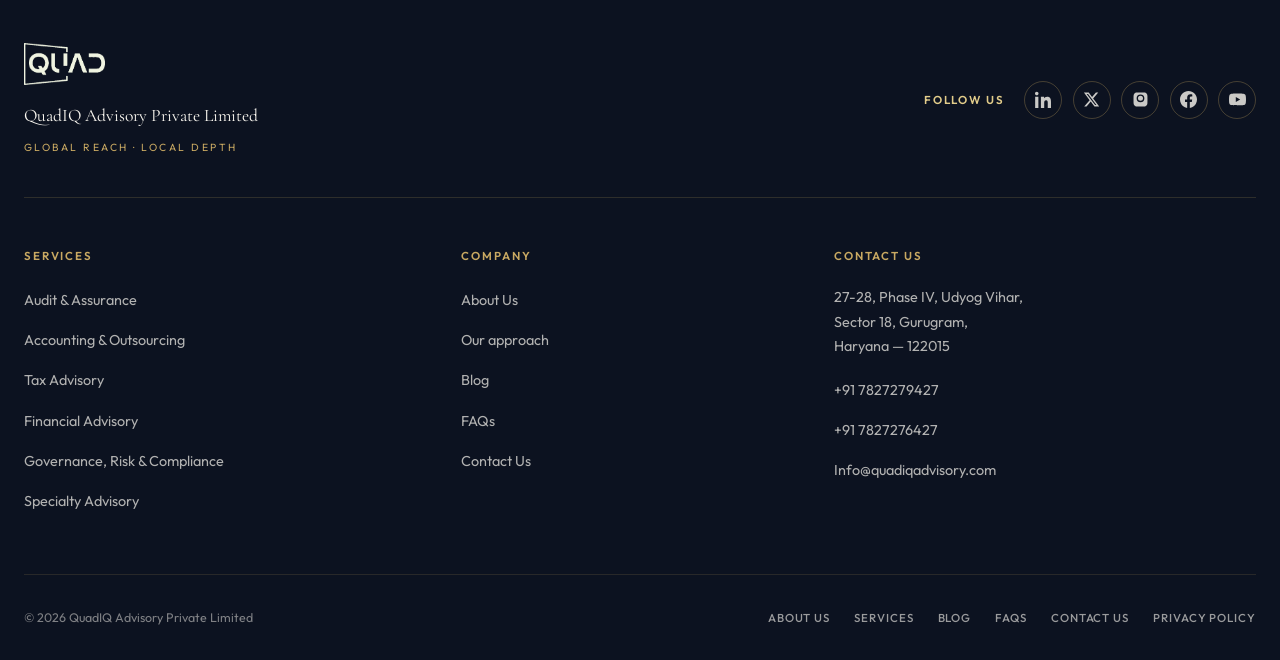
<file: privacy-policy.html>
<!DOCTYPE html>
<html lang="en-IN">
<head>
  <!-- Google tag (gtag.js) -->
  <script async src="https://www.googletagmanager.com/gtag/js?id=G-BCS0HP3KTW"></script>
  <script>
    window.dataLayer = window.dataLayer || [];
    function gtag(){dataLayer.push(arguments);}
    gtag('js', new Date());

    gtag('config', 'G-BCS0HP3KTW');
  </script>
  <meta charset="UTF-8" />
  <meta name="viewport" content="width=device-width, initial-scale=1.0" />
  <title>Privacy Policy | QuadIQ Advisory</title>
  <meta name="description" content="How QuadIQ Advisory Private Limited collects, uses, protects, and shares your personal information when you use our website and services." />
  <meta name="robots" content="index, follow, max-image-preview:large" />
  <meta name="theme-color" content="#0c1220" />

  <link rel="canonical" href="https://quadiqadvisory.com/privacy-policy.html" />

  <meta property="og:type" content="website" />
  <meta property="og:site_name" content="QuadIQ Advisory" />
  <meta property="og:title" content="Privacy Policy | QuadIQ Advisory" />
  <meta property="og:description" content="How QuadIQ Advisory collects, uses, and protects your personal information." />
  <meta property="og:url" content="https://quadiqadvisory.com/privacy-policy.html" />
  <meta property="og:locale" content="en_IN" />
  <meta property="og:image" content="https://quadiqadvisory.com/public/assets/og-image.jpg" />

  <meta name="twitter:card" content="summary_large_image" />
  <meta name="twitter:title" content="Privacy Policy | QuadIQ Advisory" />
  <meta name="twitter:description" content="How QuadIQ Advisory collects, uses, and protects your personal information." />
  <meta name="twitter:image" content="https://quadiqadvisory.com/public/assets/og-image.jpg" />

  <link rel="icon" href="public/assets/favicon.png" type="image/png" />
  <link rel="apple-touch-icon" href="public/assets/logo.png" />
  <link rel="manifest" href="site.webmanifest" />

  <link rel="preconnect" href="https://fonts.googleapis.com" />
  <link rel="preconnect" href="https://fonts.gstatic.com" crossorigin />
  <link href="https://fonts.googleapis.com/css2?family=Cormorant+Garamond:ital,wght@0,500;0,600;0,700;1,500&family=Outfit:wght@300;400;500;600&display=swap" rel="stylesheet" />
  <link rel="stylesheet" href="css/styles.css" />

  <script type="application/ld+json">
  {
    "@context": "https://schema.org",
    "@graph": [
      {
        "@type": "WebPage",
        "name": "Privacy Policy",
        "url": "https://quadiqadvisory.com/privacy-policy.html",
        "description": "How QuadIQ Advisory Private Limited collects, uses, protects, and shares your personal information.",
        "inLanguage": "en-IN",
        "isPartOf": { "@id": "https://quadiqadvisory.com/#website" },
        "publisher": { "@type": "Organization", "name": "QuadIQ Advisory Private Limited", "url": "https://quadiqadvisory.com/" }
      },
      {
        "@type": "BreadcrumbList",
        "itemListElement": [
          { "@type": "ListItem", "position": 1, "name": "Home", "item": "https://quadiqadvisory.com/" },
          { "@type": "ListItem", "position": 2, "name": "Privacy Policy", "item": "https://quadiqadvisory.com/privacy-policy.html" }
        ]
      }
    ]
  }
  </script>
</head>
<body>
  <header class="site-header" id="top">
    <div class="container header-inner">
      <a href="index.html#top" class="brand" aria-label="QuadIQ Advisory home">
        <img src="public/assets/logo-light.png" alt="QUAD" class="brand-logo logo" width="120" height="63" data-logo-dark="public/assets/logo.png" data-logo-light="public/assets/logo-light.png" />
        <span class="brand-text">QuadIQ Advisory</span>
      </a>
      <button class="nav-toggle" aria-label="Open menu" aria-expanded="false" aria-controls="site-nav">
        <span></span><span></span><span></span>
      </button>
      <nav class="site-nav" id="site-nav" aria-label="Main navigation">
        <a href="index.html#about">About Us</a>
        <a href="index.html#services">Services</a>
        <a href="index.html#approach">Approach</a>
        <a href="blog/index.html">Blog</a>
        <a href="index.html#faq">FAQs</a>
        <a href="index.html#contact" class="nav-cta">Contact Us</a>
      </nav>
    </div>
  </header>

  <main id="main-content">
    <section class="page-hero" aria-label="Privacy Policy">
      <div class="hero-pattern" aria-hidden="true"></div>
      <div class="container">
        <nav class="breadcrumb" aria-label="Breadcrumb">
          <a href="index.html">Home</a>
          <span class="sep" aria-hidden="true">/</span>
          <span aria-current="page">Privacy Policy</span>
        </nav>
        <h1>Privacy Policy</h1>
        <p class="page-hero-lead">
          Your privacy matters to us. This policy explains what information we collect, how we use it,
          and the choices you have when you interact with QuadIQ Advisory.
        </p>
      </div>
    </section>

    <section class="section">
      <div class="container">
        <div class="legal-content reveal">
          <p class="legal-updated">Last updated: 10 June 2026</p>

          <h2>1. Introduction</h2>
          <p>
            QuadIQ Advisory Private Limited (&ldquo;QuadIQ Advisory&rdquo;, &ldquo;we&rdquo;, &ldquo;us&rdquo;, or &ldquo;our&rdquo;) is committed to
            protecting your privacy. This Privacy Policy describes how we collect, use, disclose, and safeguard
            your personal information when you visit our website at
            <a href="https://quadiqadvisory.com/">quadiqadvisory.com</a> or engage our services. By using our
            website, you agree to the practices described in this policy.
          </p>

          <h2>2. Information we collect</h2>
          <p>We may collect the following categories of information:</p>
          <ul>
            <li><strong>Information you provide</strong> — such as your name, email address, phone number, company name, service of interest, and any message you submit through our contact or enquiry forms.</li>
            <li><strong>Usage information</strong> — such as your IP address, browser type, device information, pages visited, and the dates and times of your visits, collected automatically through cookies and similar technologies.</li>
            <li><strong>Communications</strong> — records of correspondence when you contact us by email, phone, WhatsApp, or other channels.</li>
          </ul>

          <h2>3. How we use your information</h2>
          <p>We use the information we collect to:</p>
          <ul>
            <li>Respond to your enquiries and provide the services you request;</li>
            <li>Communicate with you about engagements, proposals, and updates;</li>
            <li>Operate, maintain, and improve our website and services;</li>
            <li>Comply with legal, regulatory, and professional obligations;</li>
            <li>Detect, prevent, and address technical issues or misuse.</li>
          </ul>

          <h2>4. Cookies and similar technologies</h2>
          <p>
            Our website may use cookies and similar technologies to enable core functionality, remember your
            preferences, and understand how the site is used. You can control or disable cookies through your
            browser settings; however, some parts of the website may not function properly without them.
          </p>

          <h2>5. How we share your information</h2>
          <p>
            We do not sell your personal information. We may share it only in the following limited circumstances:
          </p>
          <ul>
            <li>With trusted service providers who support our website and operations, under appropriate confidentiality obligations;</li>
            <li>Where required by law, regulation, legal process, or a governmental request;</li>
            <li>To protect the rights, property, or safety of QuadIQ Advisory, our clients, or others;</li>
            <li>In connection with a corporate reorganisation, merger, or transfer of business.</li>
          </ul>

          <h2>6. Data retention</h2>
          <p>
            We retain personal information for as long as necessary to fulfil the purposes outlined in this policy,
            and to comply with our legal, accounting, and professional record-keeping obligations.
          </p>

          <h2>7. Data security</h2>
          <p>
            We implement appropriate technical and organisational measures designed to protect your personal
            information against unauthorised access, loss, misuse, or alteration. However, no method of
            transmission over the internet or electronic storage is completely secure.
          </p>

          <h2>8. Your rights</h2>
          <p>
            Subject to applicable law, you may have the right to access, correct, update, or request deletion of
            your personal information, and to object to or restrict certain processing. To exercise these rights,
            please contact us using the details below.
          </p>

          <h2>9. Third-party links</h2>
          <p>
            Our website may contain links to third-party websites. We are not responsible for the privacy
            practices or content of those websites and encourage you to review their privacy policies.
          </p>

          <h2>10. Changes to this policy</h2>
          <p>
            We may update this Privacy Policy from time to time. Any changes will be posted on this page with a
            revised &ldquo;Last updated&rdquo; date. We encourage you to review this policy periodically.
          </p>

          <h2>11. Contact us</h2>
          <p>
            If you have any questions about this Privacy Policy or how we handle your personal information,
            please contact us:
          </p>
          <ul>
            <li>QuadIQ Advisory Private Limited</li>
            <li>27-28, Phase IV, Udyog Vihar, Sector 18, Gurugram, Haryana — 122015, India</li>
            <li>Phone: <a href="tel:+917827279427">+91 7827279427</a></li>
            <li>Email: <a href="mailto:Info@quadiqadvisory.com">Info@quadiqadvisory.com</a></li>
          </ul>
        </div>
      </div>
    </section>
  </main>

  <footer class="site-footer">
    <div class="container">
      <div class="footer-top">
        <div class="footer-brand">
          <img src="public/assets/logo-light.png" alt="QUAD" class="footer-logo logo" width="140" height="73" />
          <p class="footer-name">QuadIQ Advisory Private Limited</p>
          <p class="footer-tagline">Global Reach · Local Depth</p>
        </div>
        <div class="footer-social">
          <span class="footer-social-label">Follow us</span>
          <div class="social-icons">
            <a href="#" aria-label="Follow on LinkedIn" target="_blank" rel="noopener noreferrer">
              <svg viewBox="0 0 24 24" fill="currentColor" aria-hidden="true"><path d="M4.98 3.5C4.98 4.88 3.87 6 2.5 6S0 4.88 0 3.5 1.12 1 2.5 1s2.48 1.12 2.48 2.5zM.22 8.25h4.56V24H.22V8.25zM8.34 8.25h4.37v2.15h.06c.61-1.15 2.1-2.36 4.32-2.36 4.62 0 5.47 3.04 5.47 6.99V24h-4.56v-6.99c0-1.67-.03-3.81-2.32-3.81-2.32 0-2.68 1.81-2.68 3.69V24H8.34V8.25z"/></svg>
            </a>
            <a href="#" aria-label="Follow on X" target="_blank" rel="noopener noreferrer">
              <svg viewBox="0 0 24 24" fill="currentColor" aria-hidden="true"><path d="M18.244 2.25h3.308l-7.227 8.26 8.502 11.24h-6.66l-5.214-6.817L4.99 21.75H1.68l7.73-8.835L1.254 2.25H8.08l4.713 6.231 5.45-6.231zm-1.161 17.52h1.833L7.084 4.126H5.117L17.083 19.77z"/></svg>
            </a>
            <a href="#" aria-label="Follow on Instagram" target="_blank" rel="noopener noreferrer">
              <svg viewBox="0 0 24 24" fill="currentColor" aria-hidden="true"><path d="M12 2.16c3.2 0 3.58.01 4.85.07 1.17.05 1.8.25 2.23.41.56.22.96.48 1.38.9.42.42.68.82.9 1.38.16.43.36 1.06.41 2.23.06 1.27.07 1.65.07 4.85s-.01 3.58-.07 4.85c-.05 1.17-.25 1.8-.41 2.23-.22.56-.48.96-.9 1.38-.42.42-.82.68-1.38.9-.43.16-1.06.36-2.23.41-1.27.06-1.65.07-4.85.07s-3.58-.01-4.85-.07c-1.17-.05-1.8-.25-2.23-.41-.56-.22-.96-.48-1.38-.9-.42-.42-.68-.82-.9-1.38-.16-.43-.36-1.06-.41-2.23C2.17 15.58 2.16 15.2 2.16 12s.01-3.58.07-4.85c.05-1.17.25-1.8.41-2.23.22-.56.48-.96.9-1.38.42-.42.82-.68 1.38-.9.43-.16 1.06-.36 2.23-.41C8.42 2.17 8.8 2.16 12 2.16zm0 2.76a5.46 5.46 0 100 10.92 5.46 5.46 0 000-10.92zm0 9a3.54 3.54 0 110-7.08 3.54 3.54 0 010 7.08zm6.95-9.22a1.27 1.27 0 11-2.54 0 1.27 1.27 0 012.54 0z"/></svg>
            </a>
            <a href="#" aria-label="Follow on Facebook" target="_blank" rel="noopener noreferrer">
              <svg viewBox="0 0 24 24" fill="currentColor" aria-hidden="true"><path d="M24 12.07C24 5.4 18.63 0 12 0S0 5.4 0 12.07C0 18.1 4.39 23.1 10.12 24v-8.44H7.08v-3.49h3.04V9.41c0-3.02 1.79-4.69 4.53-4.69 1.31 0 2.69.24 2.69.24v2.97h-1.52c-1.49 0-1.96.93-1.96 1.89v2.25h3.33l-.53 3.49h-2.8V24C19.61 23.1 24 18.1 24 12.07z"/></svg>
            </a>
            <a href="#" aria-label="Subscribe on YouTube" target="_blank" rel="noopener noreferrer">
              <svg viewBox="0 0 24 24" fill="currentColor" aria-hidden="true"><path d="M23.5 6.2a3.02 3.02 0 00-2.12-2.14C19.5 3.55 12 3.55 12 3.55s-7.5 0-9.38.51A3.02 3.02 0 00.5 6.2C0 8.08 0 12 0 12s0 3.92.5 5.8a3.02 3.02 0 002.12 2.14c1.88.51 9.38.51 9.38.51s7.5 0 9.38-.51a3.02 3.02 0 002.12-2.14c.5-1.88.5-5.8.5-5.8s0-3.92-.5-5.8zM9.6 15.57V8.43L15.82 12 9.6 15.57z"/></svg>
            </a>
          </div>
        </div>
      </div>

      <div class="footer-grid">
        <div class="footer-col">
          <h4>Services</h4>
          <ul>
            <li><a href="services/audit-assurance.html">Audit &amp; Assurance</a></li>
            <li><a href="services/accounting-outsourcing.html">Accounting &amp; Outsourcing</a></li>
            <li><a href="services/tax-advisory.html">Tax Advisory</a></li>
            <li><a href="services/financial-advisory.html">Financial Advisory</a></li>
            <li><a href="services/governance-risk-compliance.html">Governance, Risk &amp; Compliance</a></li>
            <li><a href="services/specialty-advisory.html">Specialty Advisory</a></li>
          </ul>
        </div>
        <div class="footer-col">
          <h4>Company</h4>
          <ul>
            <li><a href="index.html#about">About Us</a></li>
            <li><a href="index.html#approach">Our approach</a></li>
            <li><a href="blog/index.html">Blog</a></li>
            <li><a href="index.html#faq">FAQs</a></li>
            <li><a href="index.html#contact">Contact Us</a></li>
          </ul>
        </div>
        <div class="footer-col">
          <h4>Contact us</h4>
          <address>
            27-28, Phase IV, Udyog Vihar,<br />
            Sector 18, Gurugram,<br />
            Haryana — 122015
          </address>
          <ul>
            <li><a href="tel:+917827279427">+91 7827279427</a></li>
            <li><a href="tel:+917827276427">+91 7827276427</a></li>
            <li><a href="mailto:Info@quadiqadvisory.com">Info@quadiqadvisory.com</a></li>
          </ul>
        </div>
      </div>

      <div class="footer-bottom">
        <p class="footer-copy">&copy; <span id="year"></span> QuadIQ Advisory Private Limited</p>
        <nav class="footer-legal" aria-label="Footer">
          <a href="index.html#about">About Us</a>
          <a href="index.html#services">Services</a>
          <a href="blog/index.html">Blog</a>
          <a href="index.html#faq">FAQs</a>
          <a href="index.html#contact">Contact Us</a>
          <a href="privacy-policy.html">Privacy Policy</a>
        </nav>
      </div>
    </div>
  </footer>

  <a
    href="https://wa.me/917827279427?text=Hello%2C%20I%20would%20like%20to%20enquire%20about%20QuadIQ%20Advisory%20services."
    class="whatsapp-float"
    target="_blank"
    rel="noopener noreferrer"
    aria-label="Chat on WhatsApp"
  >
    <svg viewBox="0 0 24 24" width="28" height="28" aria-hidden="true" focusable="false">
      <path fill="currentColor" d="M17.472 14.382c-.297-.149-1.758-.867-2.03-.967-.273-.099-.471-.148-.67.15-.197.297-.767.966-.94 1.164-.173.199-.347.223-.644.075-.297-.15-1.255-.463-2.39-1.475-.883-.788-1.48-1.761-1.653-2.059-.173-.297-.018-.458.13-.606.134-.133.298-.347.446-.52.149-.174.198-.298.298-.497.099-.198.05-.371-.025-.52-.075-.149-.669-1.612-.916-2.207-.242-.579-.487-.5-.669-.51-.173-.008-.371-.01-.57-.01-.198 0-.52.074-.792.372-.272.297-1.04 1.016-1.04 2.479 0 1.462 1.065 2.875 1.213 3.074.149.198 2.096 3.2 5.077 4.487.709.306 1.262.489 1.694.625.712.227 1.36.195 1.871.118.571-.085 1.758-.719 2.006-1.413.248-.694.248-1.289.173-1.413-.074-.124-.272-.198-.57-.347m-5.421 7.403h-.004a9.87 9.87 0 01-5.031-1.378l-.361-.214-3.741.982.998-3.648-.235-.374a9.86 9.86 0 01-1.51-5.26c.001-5.45 4.436-9.884 9.888-9.884 2.64 0 5.122 1.03 6.988 2.898a9.825 9.825 0 012.893 6.994c-.003 5.45-4.435 9.884-9.881 9.884m8.413-18.297A11.815 11.815 0 0012.05 0C5.495 0 .16 5.335.157 11.892c0 2.096.547 4.142 1.588 5.945L.057 24l6.305-1.654a11.882 11.882 0 005.683 1.448h.005c6.554 0 11.89-5.335 11.893-11.893a11.821 11.821 0 00-3.48-8.413z"/>
    </svg>
  </a>

  <script src="js/main.js"></script>
</body>
</html>
</file>
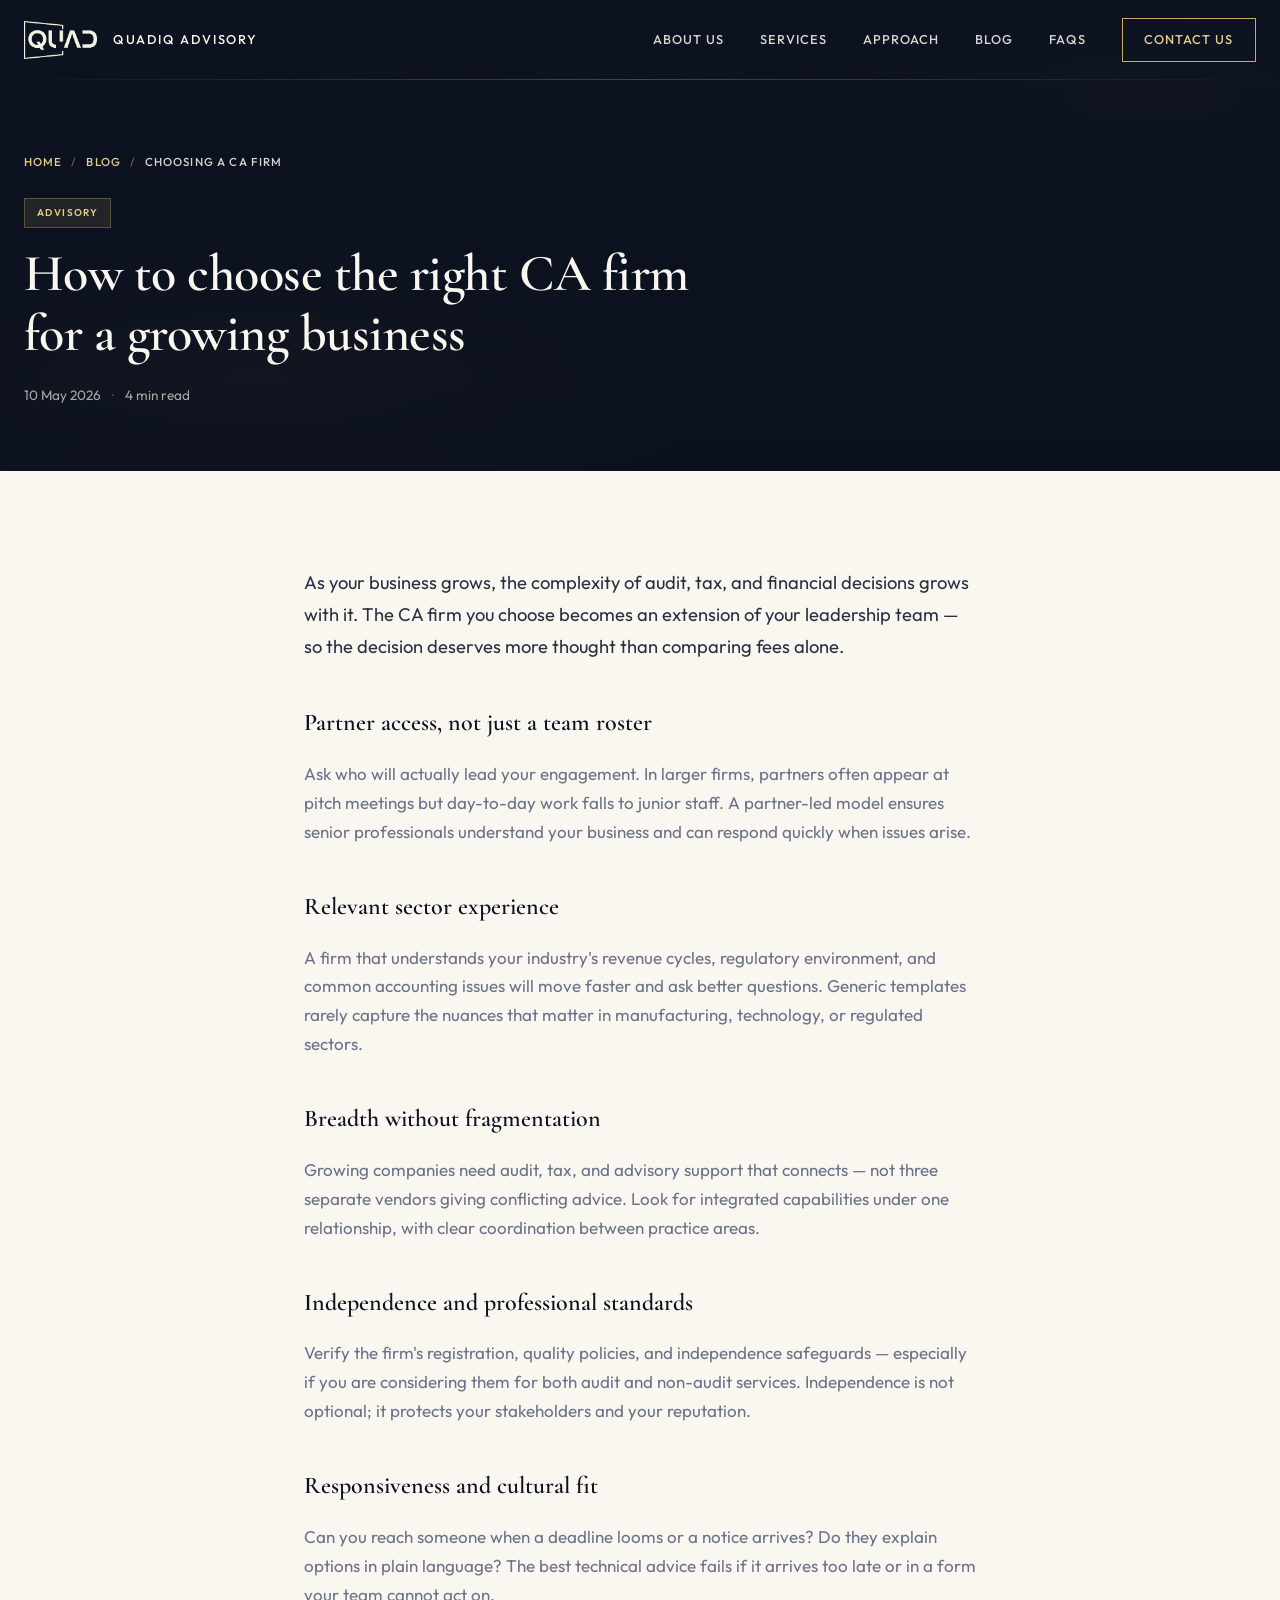
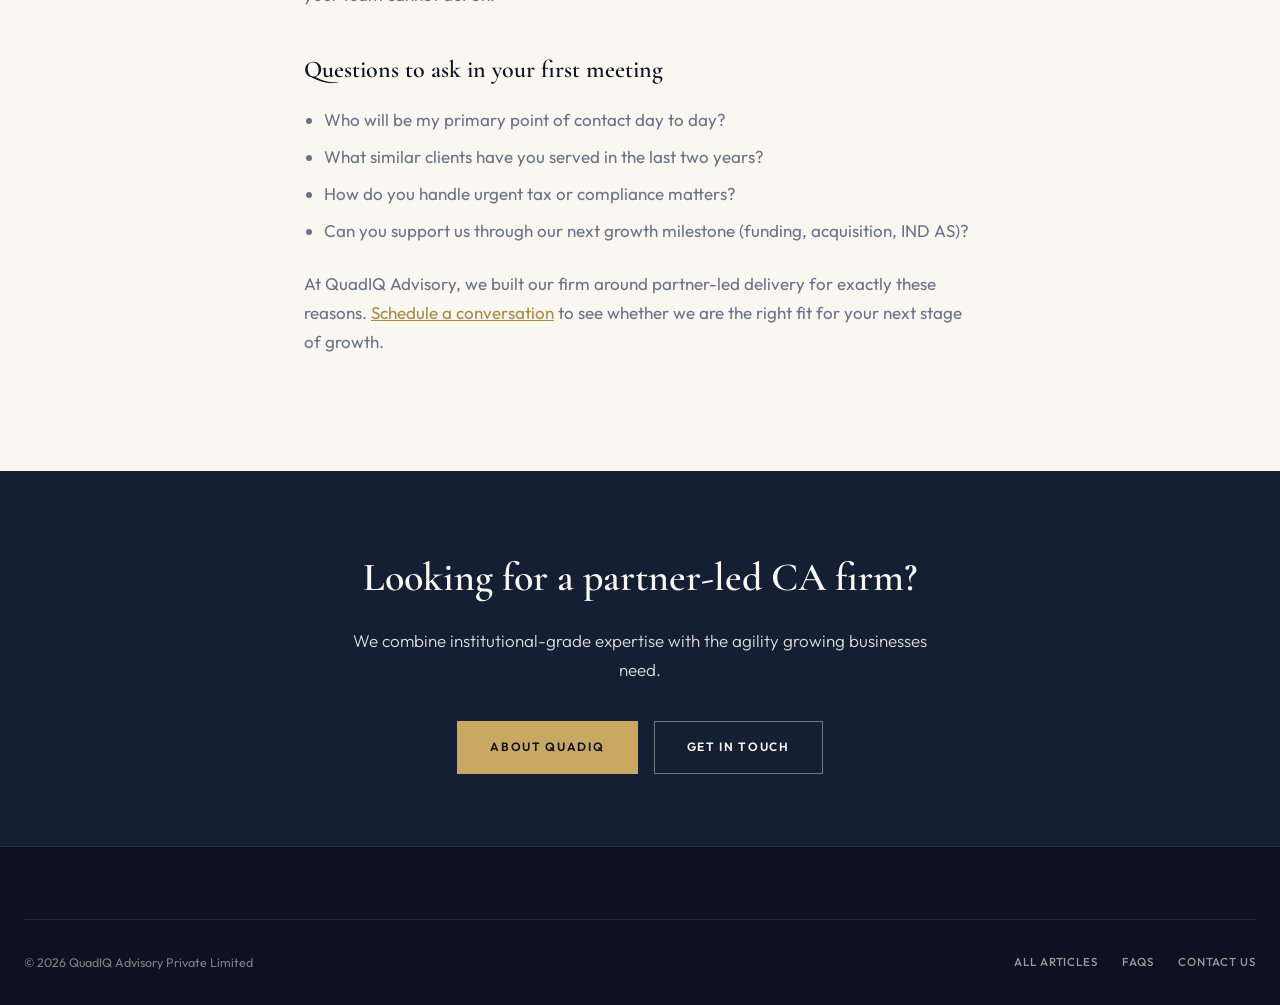
<file: blog/choosing-ca-firm-growing-business.html>
<!DOCTYPE html>
<html lang="en-IN">
<head>
  <!-- Google tag (gtag.js) -->
  <script async src="https://www.googletagmanager.com/gtag/js?id=G-BCS0HP3KTW"></script>
  <script>
    window.dataLayer = window.dataLayer || [];
    function gtag(){dataLayer.push(arguments);}
    gtag('js', new Date());
    gtag('config', 'G-BCS0HP3KTW');
  </script>
  <meta charset="UTF-8" />
  <meta name="viewport" content="width=device-width, initial-scale=1.0" />
  <title>How to Choose the Right CA Firm | QuadIQ Advisory</title>
  <meta name="description" content="What growing businesses should look for in a CA firm — partner access, sector expertise, independence, and responsiveness." />
  <link rel="canonical" href="https://quadiqadvisory.com/blog/choosing-ca-firm-growing-business.html" />
  <meta property="og:title" content="How to Choose the Right CA Firm | QuadIQ Advisory" />
  <meta property="og:type" content="article" />
  <meta property="og:url" content="https://quadiqadvisory.com/blog/choosing-ca-firm-growing-business.html" />
  <meta property="og:image" content="https://quadiqadvisory.com/public/assets/og-image.jpg" />
  <link rel="icon" href="../public/assets/favicon.png" type="image/png" />
  <link rel="preconnect" href="https://fonts.googleapis.com" />
  <link rel="preconnect" href="https://fonts.gstatic.com" crossorigin />
  <link href="https://fonts.googleapis.com/css2?family=Cormorant+Garamond:ital,wght@0,500;0,600;0,700;1,500&family=Outfit:wght@300;400;500;600&display=swap" rel="stylesheet" />
  <link rel="stylesheet" href="../css/styles.css" />
</head>
<body>
  <header class="site-header" id="top">
    <div class="container header-inner">
      <a href="../index.html#top" class="brand" aria-label="QuadIQ Advisory home">
        <img src="../public/assets/logo-light.png" alt="QUAD" class="brand-logo logo" width="120" height="63" data-logo-dark="../public/assets/logo.png" data-logo-light="../public/assets/logo-light.png" />
        <span class="brand-text">QuadIQ Advisory</span>
      </a>
      <button class="nav-toggle" aria-label="Open menu" aria-expanded="false" aria-controls="site-nav">
        <span></span><span></span><span></span>
      </button>
      <nav class="site-nav" id="site-nav" aria-label="Main navigation">
        <a href="../index.html#about">About Us</a>
        <a href="../index.html#services">Services</a>
        <a href="../index.html#approach">Approach</a>
        <a href="index.html">Blog</a>
        <a href="../index.html#faq">FAQs</a>
        <a href="../index.html#contact" class="nav-cta">Contact Us</a>
      </nav>
    </div>
  </header>

  <main id="main-content">
    <section class="page-hero page-hero--article" aria-label="Article">
      <div class="hero-pattern" aria-hidden="true"></div>
      <div class="container">
        <nav class="breadcrumb" aria-label="Breadcrumb">
          <a href="../index.html">Home</a>
          <span class="sep" aria-hidden="true">/</span>
          <a href="index.html">Blog</a>
          <span class="sep" aria-hidden="true">/</span>
          <span aria-current="page">Choosing a CA firm</span>
        </nav>
        <span class="blog-category blog-category--hero">Advisory</span>
        <h1>How to choose the right CA firm for a growing business</h1>
        <p class="article-meta">
          <time datetime="2026-05-10">10 May 2026</time>
          <span aria-hidden="true">&middot;</span>
          <span>4 min read</span>
        </p>
      </div>
    </section>

    <section class="section">
      <div class="container">
        <article class="article-content reveal">
          <p class="lead">
            As your business grows, the complexity of audit, tax, and financial decisions grows with it. The CA firm you choose becomes an extension of your leadership team — so the decision deserves more thought than comparing fees alone.
          </p>

          <h2>Partner access, not just a team roster</h2>

          <p>
            Ask who will actually lead your engagement. In larger firms, partners often appear at pitch meetings but day-to-day work falls to junior staff. A partner-led model ensures senior professionals understand your business and can respond quickly when issues arise.
          </p>

          <h2>Relevant sector experience</h2>

          <p>
            A firm that understands your industry&#x27;s revenue cycles, regulatory environment, and common accounting issues will move faster and ask better questions. Generic templates rarely capture the nuances that matter in manufacturing, technology, or regulated sectors.
          </p>

          <h2>Breadth without fragmentation</h2>

          <p>
            Growing companies need audit, tax, and advisory support that connects — not three separate vendors giving conflicting advice. Look for integrated capabilities under one relationship, with clear coordination between practice areas.
          </p>

          <h2>Independence and professional standards</h2>

          <p>
            Verify the firm&#x27;s registration, quality policies, and independence safeguards — especially if you are considering them for both audit and non-audit services. Independence is not optional; it protects your stakeholders and your reputation.
          </p>

          <h2>Responsiveness and cultural fit</h2>

          <p>
            Can you reach someone when a deadline looms or a notice arrives? Do they explain options in plain language? The best technical advice fails if it arrives too late or in a form your team cannot act on.
          </p>

          <h2>Questions to ask in your first meeting</h2>

          <ul>
            <li>Who will be my primary point of contact day to day?</li>
            <li>What similar clients have you served in the last two years?</li>
            <li>How do you handle urgent tax or compliance matters?</li>
            <li>Can you support us through our next growth milestone (funding, acquisition, IND AS)?</li>
          </ul>

          <p>
            At QuadIQ Advisory, we built our firm around partner-led delivery for exactly these reasons. <a href="../index.html#contact">Schedule a conversation</a> to see whether we are the right fit for your next stage of growth.
          </p>
        </article>
      </div>
    </section>

    <section class="cta-band">
      <div class="container reveal">
        <h2>Looking for a partner-led CA firm?</h2>
        <p>We combine institutional-grade expertise with the agility growing businesses need.</p>
        <div class="cta-actions">
          <a href="../index.html#about" class="btn btn-gold">About QuadIQ</a>
          <a href="../index.html#contact" class="btn btn-ghost">Get in touch</a>
        </div>
      </div>
    </section>
  </main>

  <footer class="site-footer">
    <div class="container">
      <div class="footer-bottom">
        <p class="footer-copy">&copy; <span id="year"></span> QuadIQ Advisory Private Limited</p>
        <nav class="footer-legal" aria-label="Footer">
          <a href="index.html">All articles</a>
          <a href="../index.html#faq">FAQs</a>
          <a href="../index.html#contact">Contact Us</a>
        </nav>
      </div>
    </div>
  </footer>

  <script src="../js/main.js"></script>
</body>
</html>
</file>
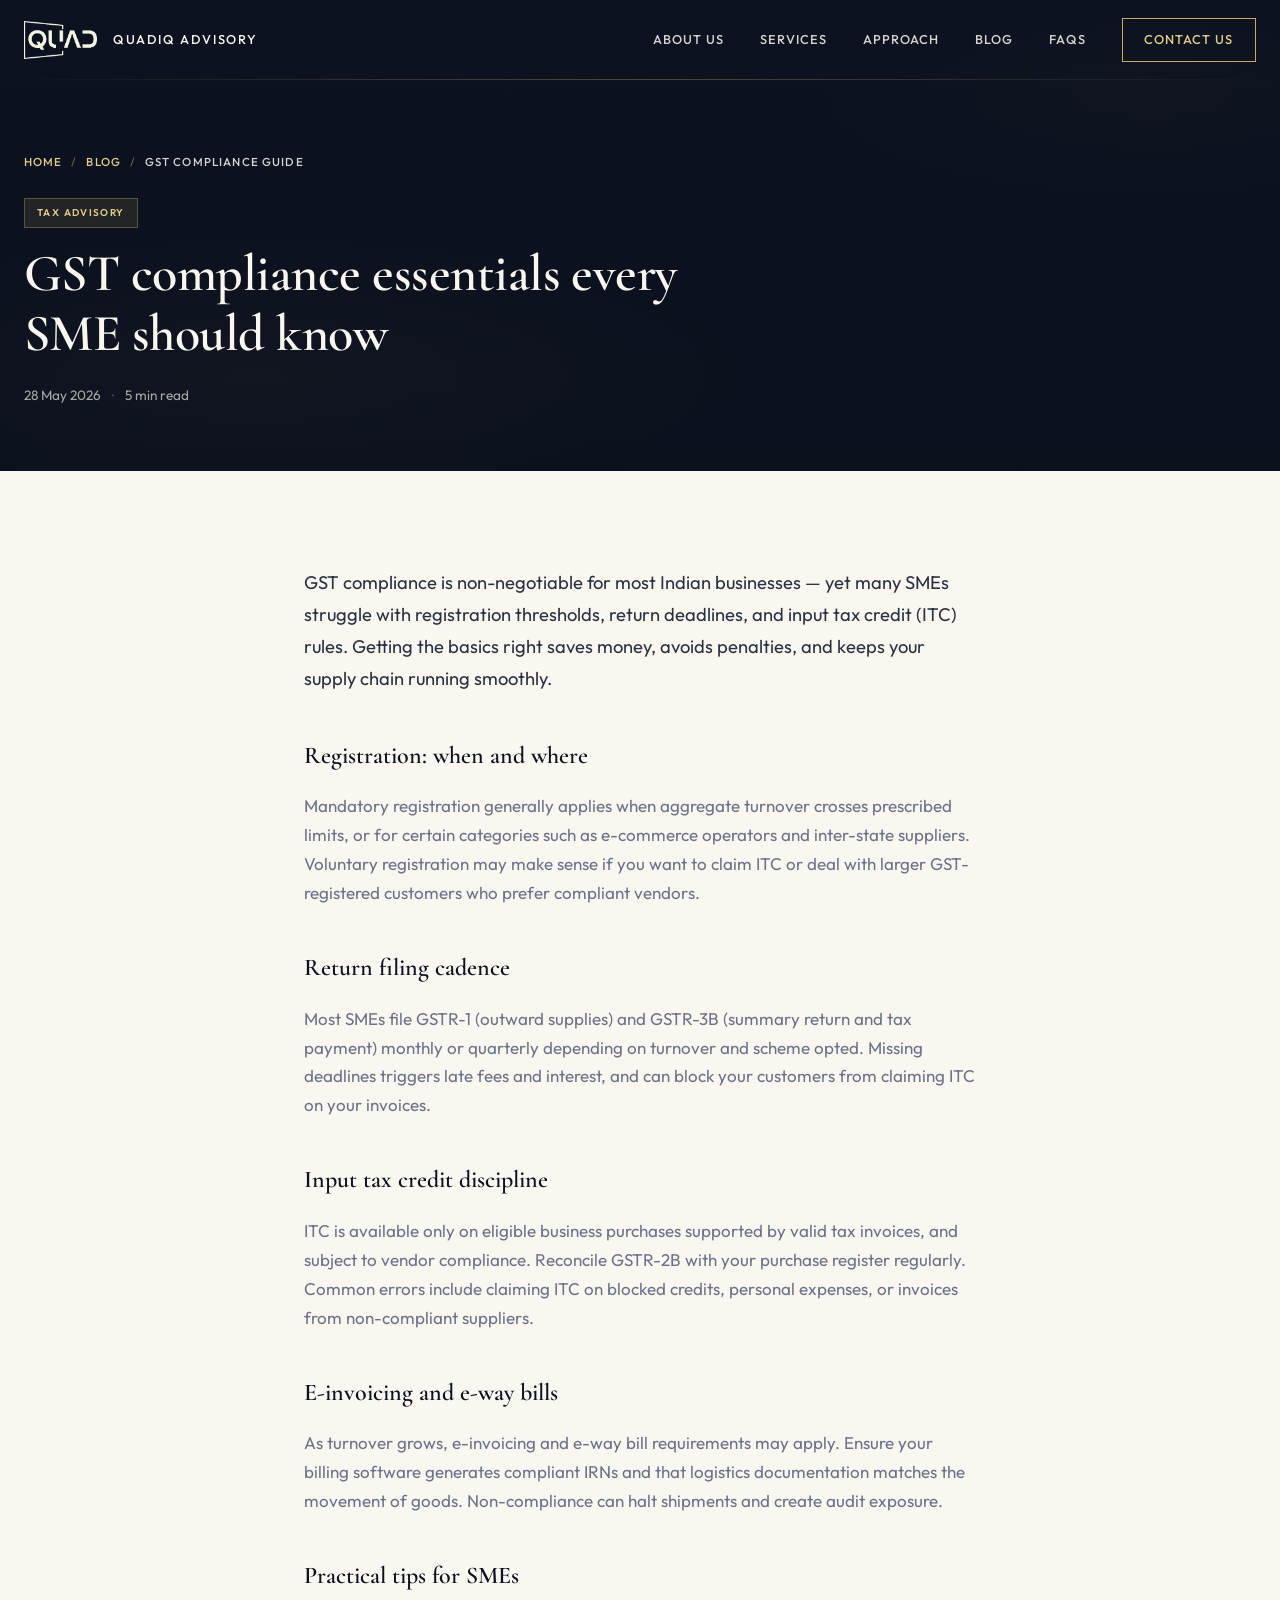
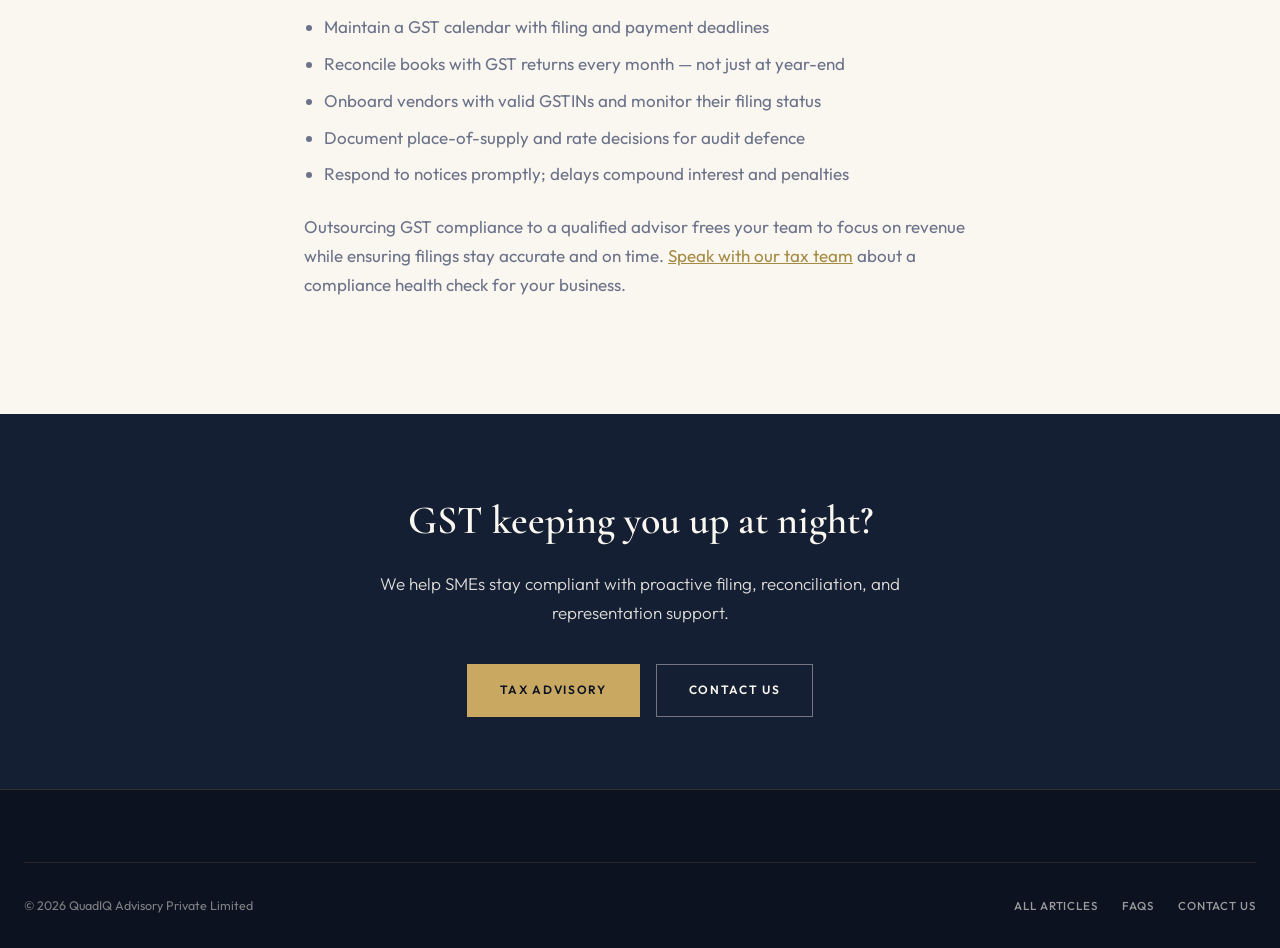
<file: blog/gst-compliance-sme-guide.html>
<!DOCTYPE html>
<html lang="en-IN">
<head>
  <!-- Google tag (gtag.js) -->
  <script async src="https://www.googletagmanager.com/gtag/js?id=G-BCS0HP3KTW"></script>
  <script>
    window.dataLayer = window.dataLayer || [];
    function gtag(){dataLayer.push(arguments);}
    gtag('js', new Date());
    gtag('config', 'G-BCS0HP3KTW');
  </script>
  <meta charset="UTF-8" />
  <meta name="viewport" content="width=device-width, initial-scale=1.0" />
  <title>GST Compliance Essentials for SMEs | QuadIQ Advisory</title>
  <meta name="description" content="A concise guide to GST registration, return filing, input tax credit, and common compliance mistakes for Indian SMEs." />
  <link rel="canonical" href="https://quadiqadvisory.com/blog/gst-compliance-sme-guide.html" />
  <meta property="og:title" content="GST Compliance Essentials for SMEs | QuadIQ Advisory" />
  <meta property="og:type" content="article" />
  <meta property="og:url" content="https://quadiqadvisory.com/blog/gst-compliance-sme-guide.html" />
  <meta property="og:image" content="https://quadiqadvisory.com/public/assets/og-image.jpg" />
  <link rel="icon" href="../public/assets/favicon.png" type="image/png" />
  <link rel="preconnect" href="https://fonts.googleapis.com" />
  <link rel="preconnect" href="https://fonts.gstatic.com" crossorigin />
  <link href="https://fonts.googleapis.com/css2?family=Cormorant+Garamond:ital,wght@0,500;0,600;0,700;1,500&family=Outfit:wght@300;400;500;600&display=swap" rel="stylesheet" />
  <link rel="stylesheet" href="../css/styles.css" />
</head>
<body>
  <header class="site-header" id="top">
    <div class="container header-inner">
      <a href="../index.html#top" class="brand" aria-label="QuadIQ Advisory home">
        <img src="../public/assets/logo-light.png" alt="QUAD" class="brand-logo logo" width="120" height="63" data-logo-dark="../public/assets/logo.png" data-logo-light="../public/assets/logo-light.png" />
        <span class="brand-text">QuadIQ Advisory</span>
      </a>
      <button class="nav-toggle" aria-label="Open menu" aria-expanded="false" aria-controls="site-nav">
        <span></span><span></span><span></span>
      </button>
      <nav class="site-nav" id="site-nav" aria-label="Main navigation">
        <a href="../index.html#about">About Us</a>
        <a href="../index.html#services">Services</a>
        <a href="../index.html#approach">Approach</a>
        <a href="index.html">Blog</a>
        <a href="../index.html#faq">FAQs</a>
        <a href="../index.html#contact" class="nav-cta">Contact Us</a>
      </nav>
    </div>
  </header>

  <main id="main-content">
    <section class="page-hero page-hero--article" aria-label="Article">
      <div class="hero-pattern" aria-hidden="true"></div>
      <div class="container">
        <nav class="breadcrumb" aria-label="Breadcrumb">
          <a href="../index.html">Home</a>
          <span class="sep" aria-hidden="true">/</span>
          <a href="index.html">Blog</a>
          <span class="sep" aria-hidden="true">/</span>
          <span aria-current="page">GST compliance guide</span>
        </nav>
        <span class="blog-category blog-category--hero">Tax Advisory</span>
        <h1>GST compliance essentials every SME should know</h1>
        <p class="article-meta">
          <time datetime="2026-05-28">28 May 2026</time>
          <span aria-hidden="true">&middot;</span>
          <span>5 min read</span>
        </p>
      </div>
    </section>

    <section class="section">
      <div class="container">
        <article class="article-content reveal">
          <p class="lead">
            GST compliance is non-negotiable for most Indian businesses — yet many SMEs struggle with registration thresholds, return deadlines, and input tax credit (ITC) rules. Getting the basics right saves money, avoids penalties, and keeps your supply chain running smoothly.
          </p>

          <h2>Registration: when and where</h2>

          <p>
            Mandatory registration generally applies when aggregate turnover crosses prescribed limits, or for certain categories such as e-commerce operators and inter-state suppliers. Voluntary registration may make sense if you want to claim ITC or deal with larger GST-registered customers who prefer compliant vendors.
          </p>

          <h2>Return filing cadence</h2>

          <p>
            Most SMEs file GSTR-1 (outward supplies) and GSTR-3B (summary return and tax payment) monthly or quarterly depending on turnover and scheme opted. Missing deadlines triggers late fees and interest, and can block your customers from claiming ITC on your invoices.
          </p>

          <h2>Input tax credit discipline</h2>

          <p>
            ITC is available only on eligible business purchases supported by valid tax invoices, and subject to vendor compliance. Reconcile GSTR-2B with your purchase register regularly. Common errors include claiming ITC on blocked credits, personal expenses, or invoices from non-compliant suppliers.
          </p>

          <h2>E-invoicing and e-way bills</h2>

          <p>
            As turnover grows, e-invoicing and e-way bill requirements may apply. Ensure your billing software generates compliant IRNs and that logistics documentation matches the movement of goods. Non-compliance can halt shipments and create audit exposure.
          </p>

          <h2>Practical tips for SMEs</h2>

          <ul>
            <li>Maintain a GST calendar with filing and payment deadlines</li>
            <li>Reconcile books with GST returns every month — not just at year-end</li>
            <li>Onboard vendors with valid GSTINs and monitor their filing status</li>
            <li>Document place-of-supply and rate decisions for audit defence</li>
            <li>Respond to notices promptly; delays compound interest and penalties</li>
          </ul>

          <p>
            Outsourcing GST compliance to a qualified advisor frees your team to focus on revenue while ensuring filings stay accurate and on time. <a href="../index.html#contact">Speak with our tax team</a> about a compliance health check for your business.
          </p>
        </article>
      </div>
    </section>

    <section class="cta-band">
      <div class="container reveal">
        <h2>GST keeping you up at night?</h2>
        <p>We help SMEs stay compliant with proactive filing, reconciliation, and representation support.</p>
        <div class="cta-actions">
          <a href="../services/tax-advisory.html" class="btn btn-gold">Tax Advisory</a>
          <a href="../index.html#contact" class="btn btn-ghost">Contact us</a>
        </div>
      </div>
    </section>
  </main>

  <footer class="site-footer">
    <div class="container">
      <div class="footer-bottom">
        <p class="footer-copy">&copy; <span id="year"></span> QuadIQ Advisory Private Limited</p>
        <nav class="footer-legal" aria-label="Footer">
          <a href="index.html">All articles</a>
          <a href="../index.html#faq">FAQs</a>
          <a href="../index.html#contact">Contact Us</a>
        </nav>
      </div>
    </div>
  </footer>

  <script src="../js/main.js"></script>
</body>
</html>
</file>
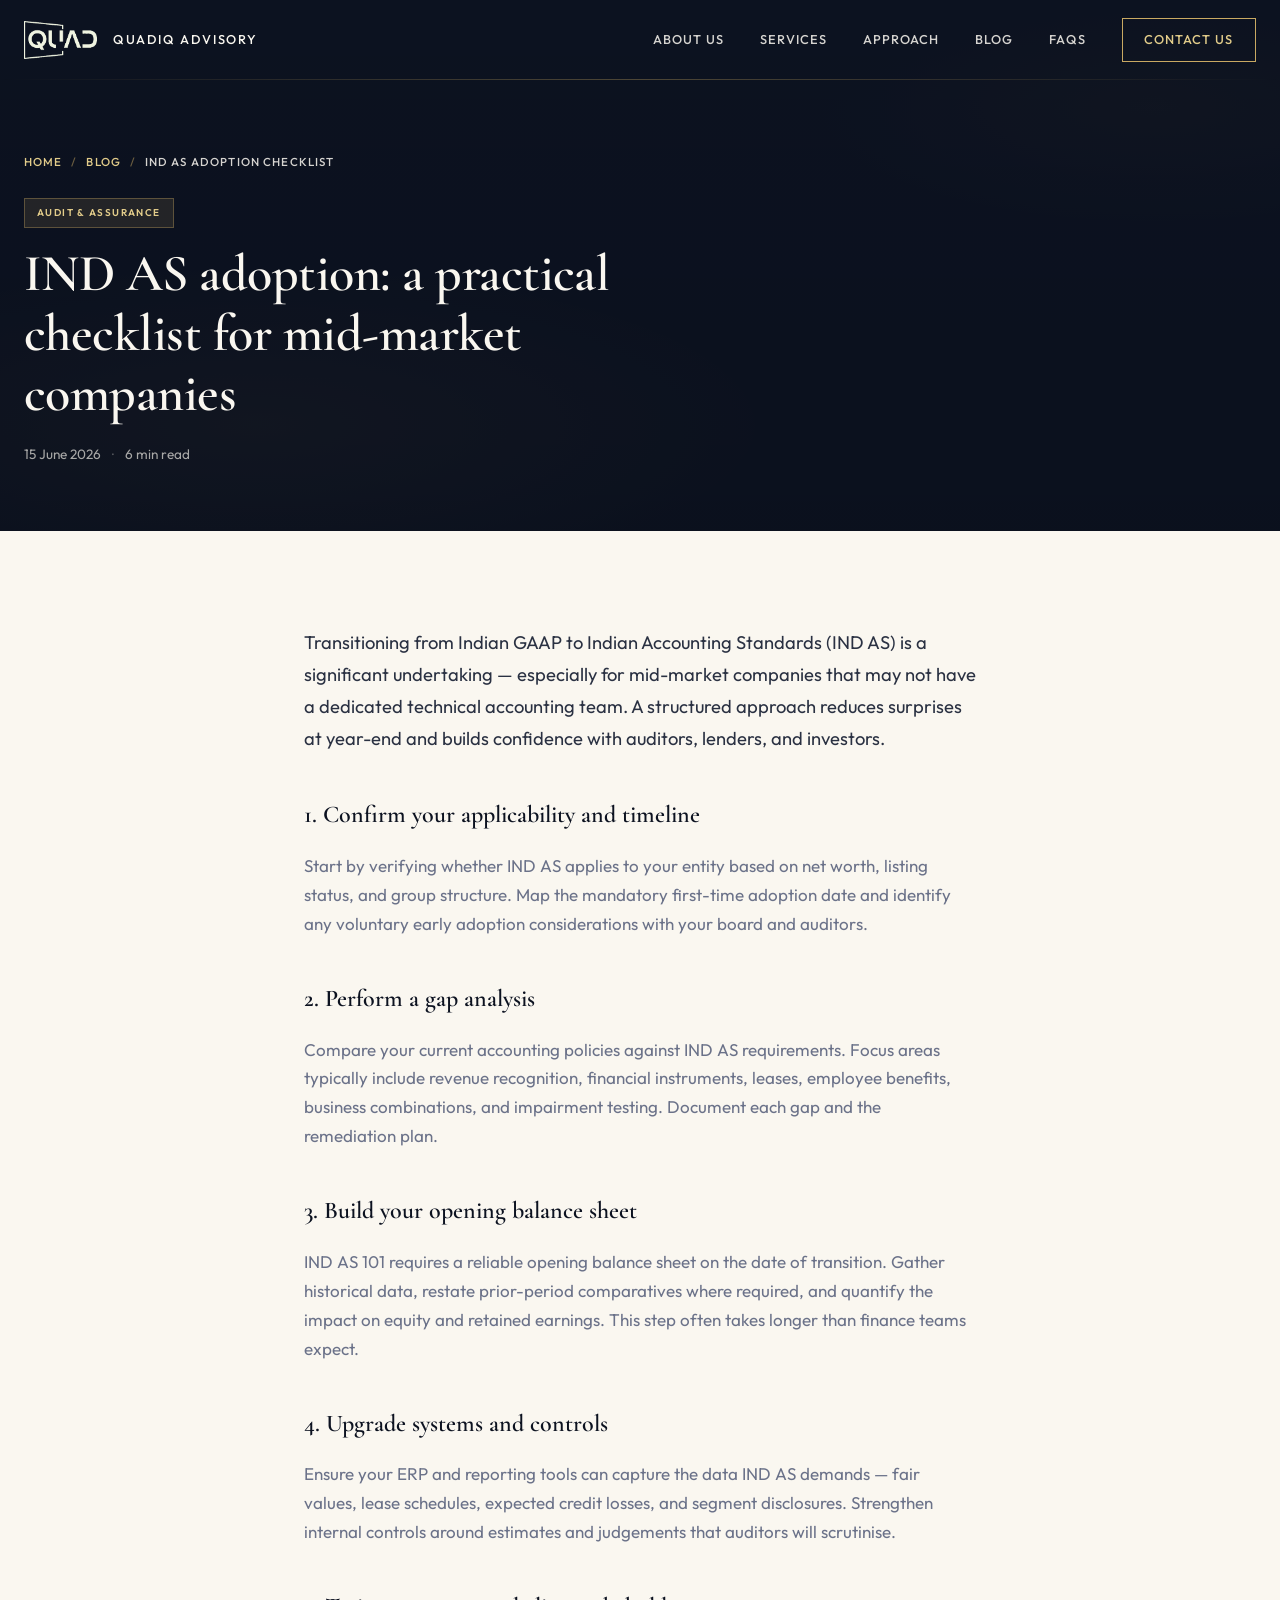
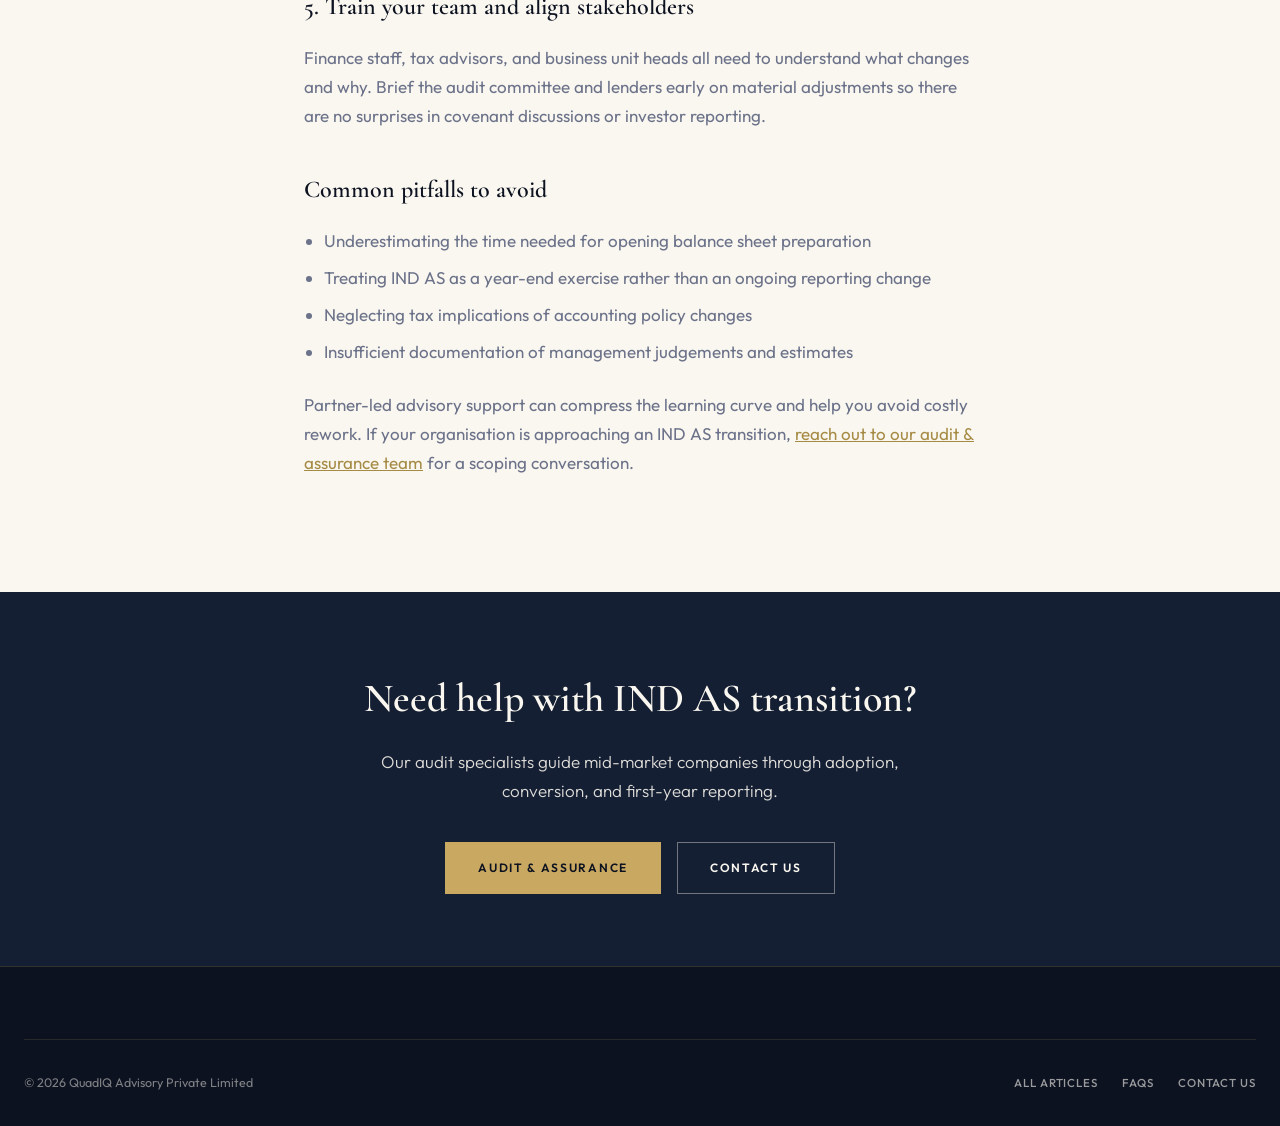
<file: blog/ind-as-adoption-checklist.html>
<!DOCTYPE html>
<html lang="en-IN">
<head>
  <!-- Google tag (gtag.js) -->
  <script async src="https://www.googletagmanager.com/gtag/js?id=G-BCS0HP3KTW"></script>
  <script>
    window.dataLayer = window.dataLayer || [];
    function gtag(){dataLayer.push(arguments);}
    gtag('js', new Date());
    gtag('config', 'G-BCS0HP3KTW');
  </script>
  <meta charset="UTF-8" />
  <meta name="viewport" content="width=device-width, initial-scale=1.0" />
  <title>IND AS Adoption Checklist for Mid-Market Companies | QuadIQ Advisory</title>
  <meta name="description" content="A practical checklist for mid-market companies transitioning to Indian Accounting Standards (IND AS) — milestones, pitfalls, and preparation tips." />
  <link rel="canonical" href="https://quadiqadvisory.com/blog/ind-as-adoption-checklist.html" />
  <meta property="og:title" content="IND AS Adoption Checklist | QuadIQ Advisory" />
  <meta property="og:type" content="article" />
  <meta property="og:url" content="https://quadiqadvisory.com/blog/ind-as-adoption-checklist.html" />
  <meta property="og:image" content="https://quadiqadvisory.com/public/assets/og-image.jpg" />
  <link rel="icon" href="../public/assets/favicon.png" type="image/png" />
  <link rel="preconnect" href="https://fonts.googleapis.com" />
  <link rel="preconnect" href="https://fonts.gstatic.com" crossorigin />
  <link href="https://fonts.googleapis.com/css2?family=Cormorant+Garamond:ital,wght@0,500;0,600;0,700;1,500&family=Outfit:wght@300;400;500;600&display=swap" rel="stylesheet" />
  <link rel="stylesheet" href="../css/styles.css" />
</head>
<body>
  <header class="site-header" id="top">
    <div class="container header-inner">
      <a href="../index.html#top" class="brand" aria-label="QuadIQ Advisory home">
        <img src="../public/assets/logo-light.png" alt="QUAD" class="brand-logo logo" width="120" height="63" data-logo-dark="../public/assets/logo.png" data-logo-light="../public/assets/logo-light.png" />
        <span class="brand-text">QuadIQ Advisory</span>
      </a>
      <button class="nav-toggle" aria-label="Open menu" aria-expanded="false" aria-controls="site-nav">
        <span></span><span></span><span></span>
      </button>
      <nav class="site-nav" id="site-nav" aria-label="Main navigation">
        <a href="../index.html#about">About Us</a>
        <a href="../index.html#services">Services</a>
        <a href="../index.html#approach">Approach</a>
        <a href="index.html">Blog</a>
        <a href="../index.html#faq">FAQs</a>
        <a href="../index.html#contact" class="nav-cta">Contact Us</a>
      </nav>
    </div>
  </header>

  <main id="main-content">
    <section class="page-hero page-hero--article" aria-label="Article">
      <div class="hero-pattern" aria-hidden="true"></div>
      <div class="container">
        <nav class="breadcrumb" aria-label="Breadcrumb">
          <a href="../index.html">Home</a>
          <span class="sep" aria-hidden="true">/</span>
          <a href="index.html">Blog</a>
          <span class="sep" aria-hidden="true">/</span>
          <span aria-current="page">IND AS adoption checklist</span>
        </nav>
        <span class="blog-category blog-category--hero">Audit &amp; Assurance</span>
        <h1>IND AS adoption: a practical checklist for mid-market companies</h1>
        <p class="article-meta">
          <time datetime="2026-06-15">15 June 2026</time>
          <span aria-hidden="true">&middot;</span>
          <span>6 min read</span>
        </p>
      </div>
    </section>

    <section class="section">
      <div class="container">
        <article class="article-content reveal">
          <p class="lead">
            Transitioning from Indian GAAP to Indian Accounting Standards (IND AS) is a significant undertaking — especially for mid-market companies that may not have a dedicated technical accounting team. A structured approach reduces surprises at year-end and builds confidence with auditors, lenders, and investors.
          </p>

          <h2>1. Confirm your applicability and timeline</h2>

          <p>
            Start by verifying whether IND AS applies to your entity based on net worth, listing status, and group structure. Map the mandatory first-time adoption date and identify any voluntary early adoption considerations with your board and auditors.
          </p>

          <h2>2. Perform a gap analysis</h2>

          <p>
            Compare your current accounting policies against IND AS requirements. Focus areas typically include revenue recognition, financial instruments, leases, employee benefits, business combinations, and impairment testing. Document each gap and the remediation plan.
          </p>

          <h2>3. Build your opening balance sheet</h2>

          <p>
            IND AS 101 requires a reliable opening balance sheet on the date of transition. Gather historical data, restate prior-period comparatives where required, and quantify the impact on equity and retained earnings. This step often takes longer than finance teams expect.
          </p>

          <h2>4. Upgrade systems and controls</h2>

          <p>
            Ensure your ERP and reporting tools can capture the data IND AS demands — fair values, lease schedules, expected credit losses, and segment disclosures. Strengthen internal controls around estimates and judgements that auditors will scrutinise.
          </p>

          <h2>5. Train your team and align stakeholders</h2>

          <p>
            Finance staff, tax advisors, and business unit heads all need to understand what changes and why. Brief the audit committee and lenders early on material adjustments so there are no surprises in covenant discussions or investor reporting.
          </p>

          <h2>Common pitfalls to avoid</h2>

          <ul>
            <li>Underestimating the time needed for opening balance sheet preparation</li>
            <li>Treating IND AS as a year-end exercise rather than an ongoing reporting change</li>
            <li>Neglecting tax implications of accounting policy changes</li>
            <li>Insufficient documentation of management judgements and estimates</li>
          </ul>

          <p>
            Partner-led advisory support can compress the learning curve and help you avoid costly rework. If your organisation is approaching an IND AS transition, <a href="../index.html#contact">reach out to our audit &amp; assurance team</a> for a scoping conversation.
          </p>
        </article>
      </div>
    </section>

    <section class="cta-band">
      <div class="container reveal">
        <h2>Need help with IND AS transition?</h2>
        <p>Our audit specialists guide mid-market companies through adoption, conversion, and first-year reporting.</p>
        <div class="cta-actions">
          <a href="../services/audit-assurance.html" class="btn btn-gold">Audit &amp; Assurance</a>
          <a href="../index.html#contact" class="btn btn-ghost">Contact us</a>
        </div>
      </div>
    </section>
  </main>

  <footer class="site-footer">
    <div class="container">
      <div class="footer-bottom">
        <p class="footer-copy">&copy; <span id="year"></span> QuadIQ Advisory Private Limited</p>
        <nav class="footer-legal" aria-label="Footer">
          <a href="index.html">All articles</a>
          <a href="../index.html#faq">FAQs</a>
          <a href="../index.html#contact">Contact Us</a>
        </nav>
      </div>
    </div>
  </footer>

  <script src="../js/main.js"></script>
</body>
</html>
</file>
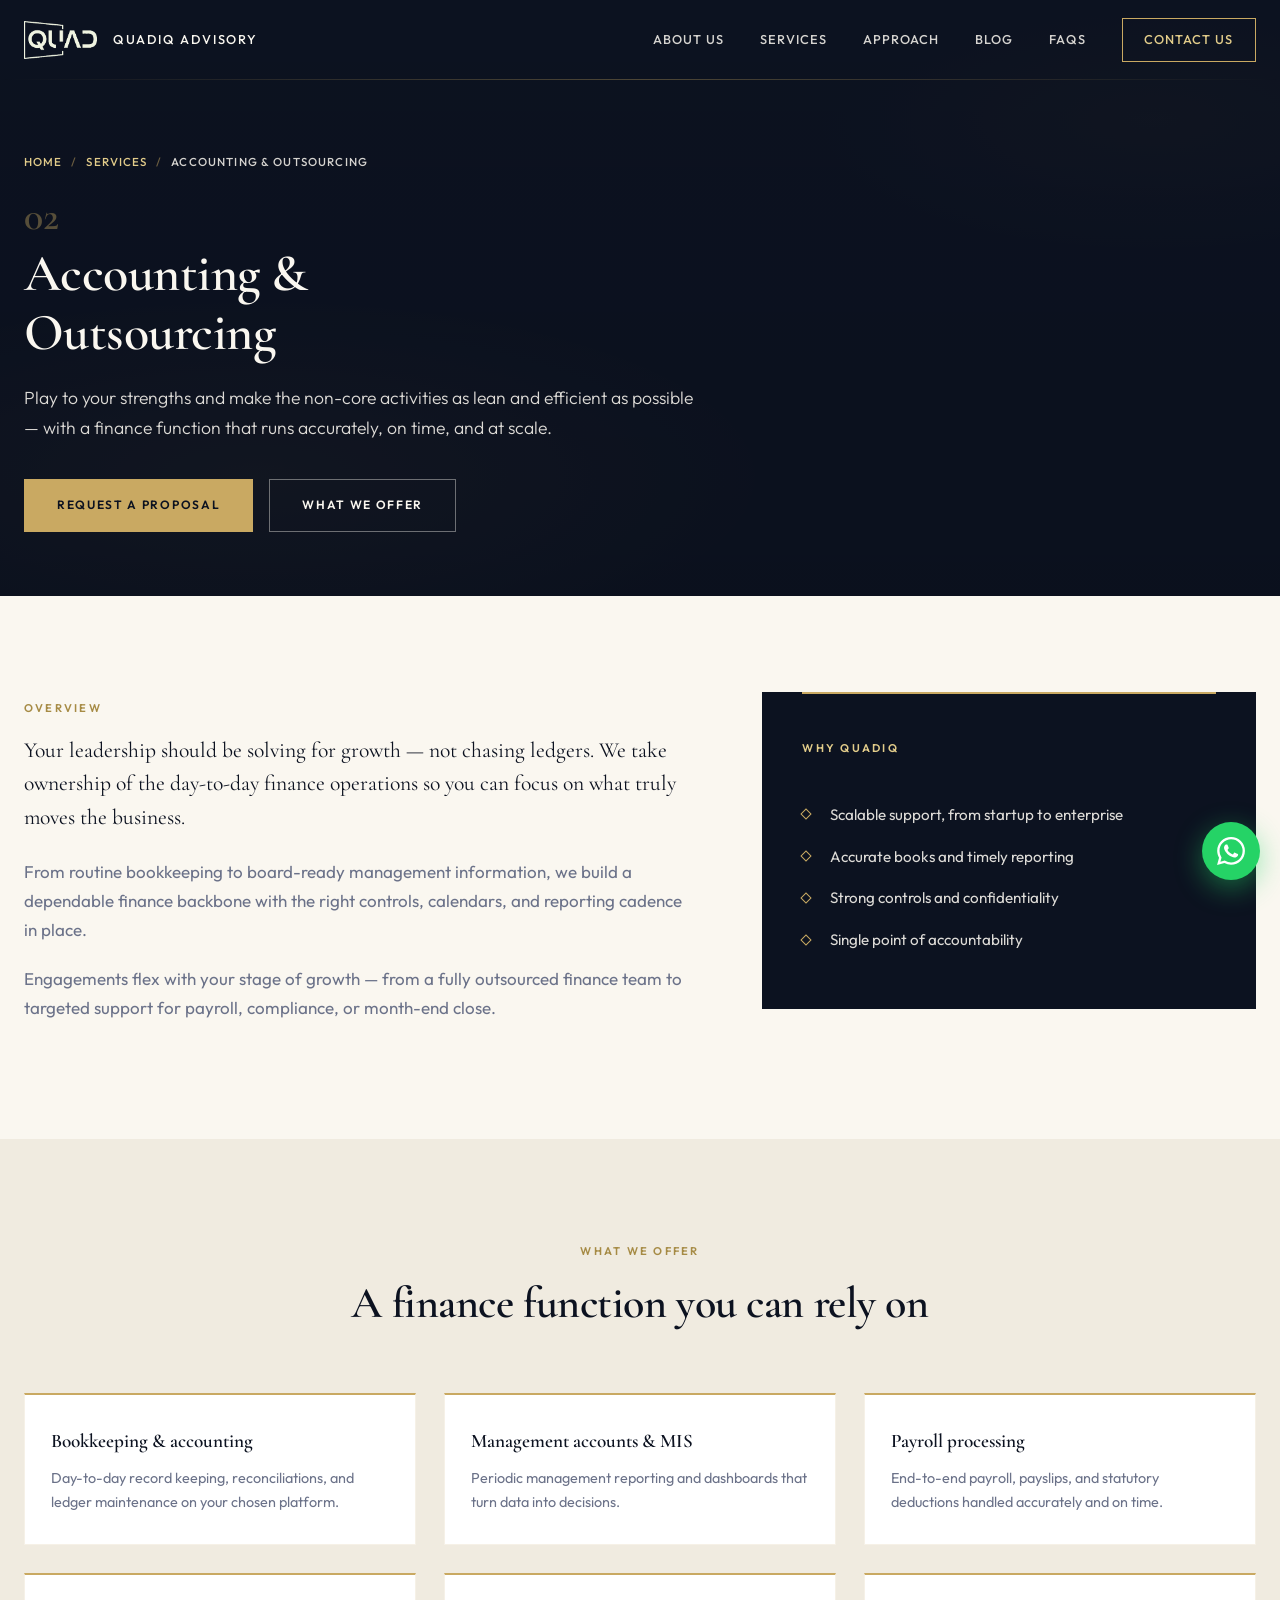
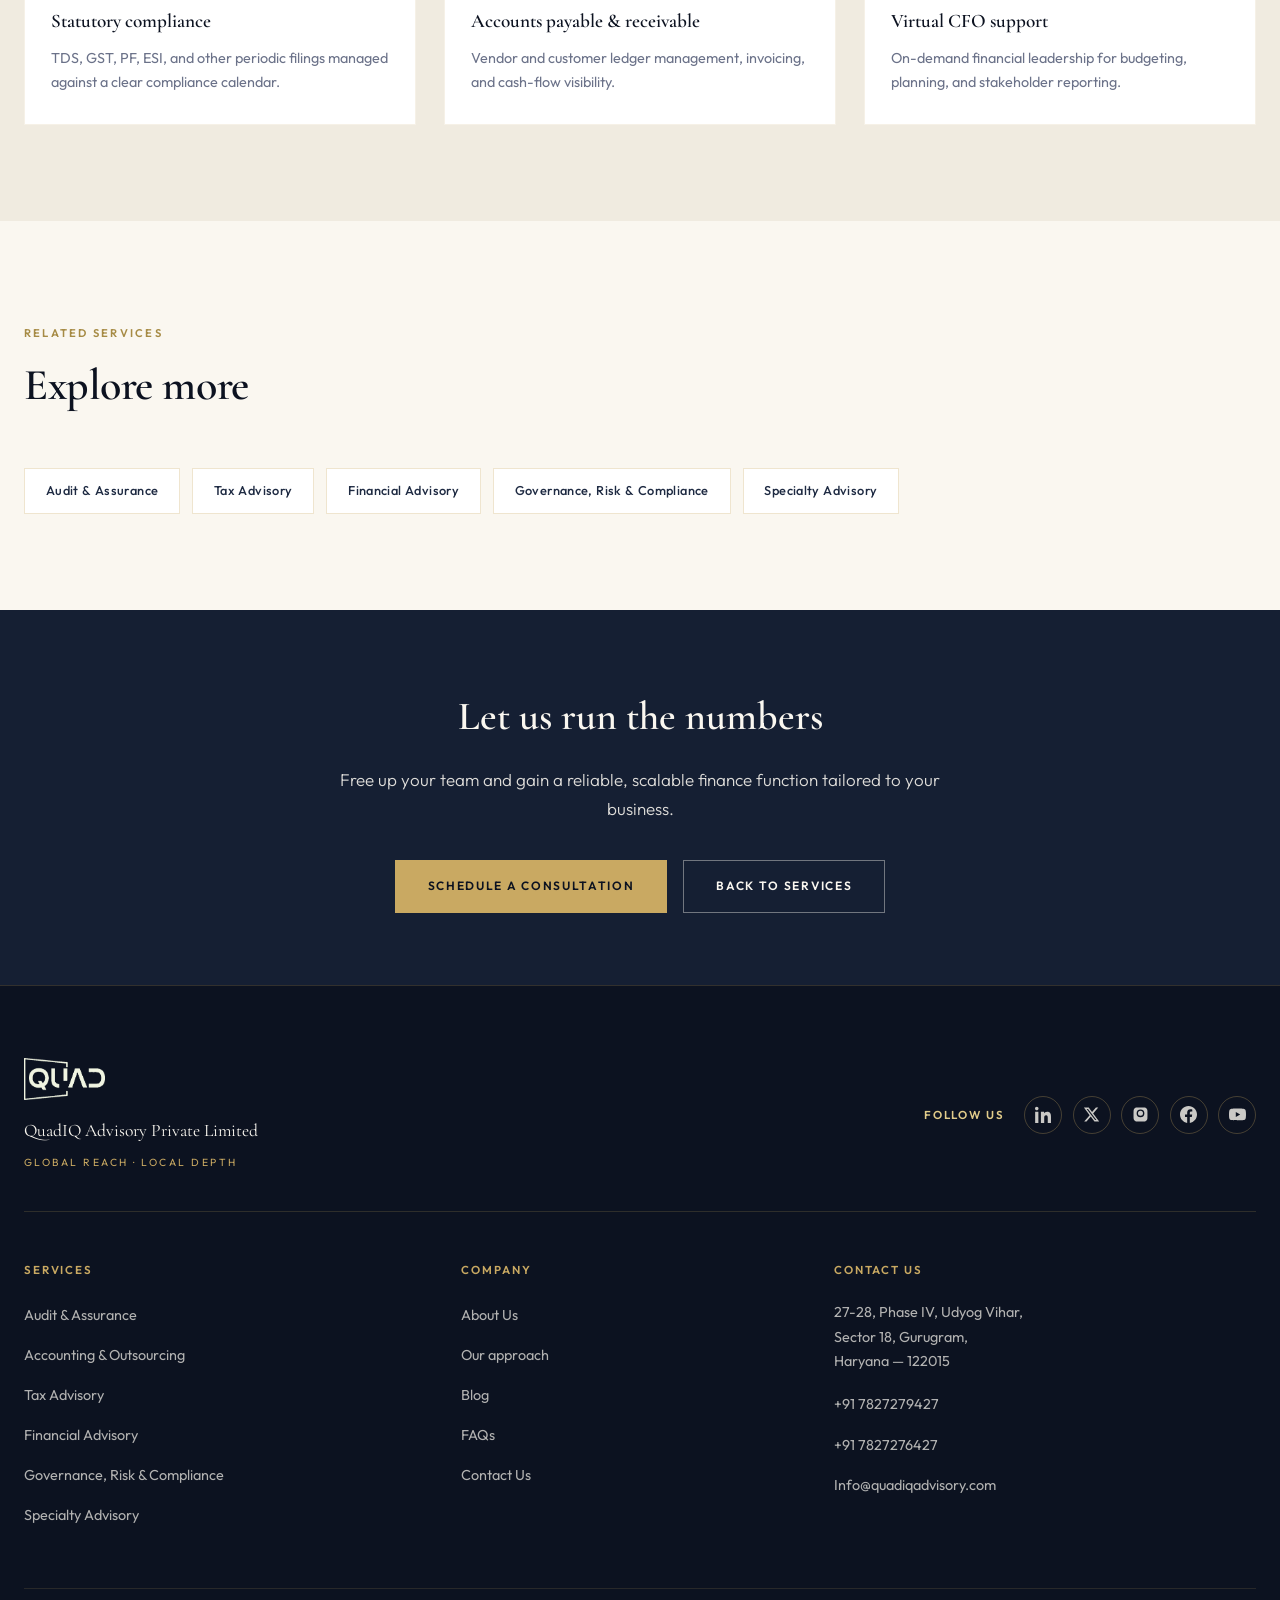
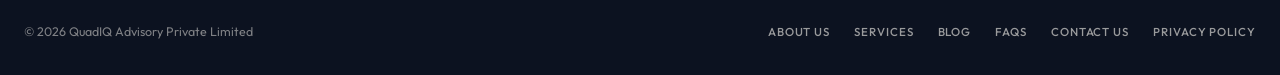
<file: services/accounting-outsourcing.html>
<!DOCTYPE html>
<html lang="en-IN">
<head>
  <!-- Google tag (gtag.js) -->
  <script async src="https://www.googletagmanager.com/gtag/js?id=G-BCS0HP3KTW"></script>
  <script>
    window.dataLayer = window.dataLayer || [];
    function gtag(){dataLayer.push(arguments);}
    gtag('js', new Date());

    gtag('config', 'G-BCS0HP3KTW');
  </script>
  <meta charset="UTF-8" />
  <meta name="viewport" content="width=device-width, initial-scale=1.0" />
  <title>Accounting &amp; Outsourcing Services in Gurugram | QuadIQ Advisory</title>
  <meta name="description" content="Lean, accurate finance operations — bookkeeping, management accounts &amp; MIS, payroll, compliance, and virtual CFO support from QuadIQ Advisory, Gurugram." />
  <meta name="keywords" content="accounting outsourcing India, bookkeeping Gurugram, payroll processing, MIS reporting, virtual CFO, finance outsourcing" />
  <meta name="author" content="QuadIQ Advisory Private Limited" />
  <meta name="robots" content="index, follow, max-image-preview:large" />
  <meta name="theme-color" content="#0c1220" />

  <link rel="canonical" href="https://quadiqadvisory.com/services/accounting-outsourcing.html" />

  <meta property="og:type" content="website" />
  <meta property="og:site_name" content="QuadIQ Advisory" />
  <meta property="og:title" content="Accounting &amp; Outsourcing Services | QuadIQ Advisory" />
  <meta property="og:description" content="Play to your strengths and make the non-core activities as lean and efficient as possible." />
  <meta property="og:url" content="https://quadiqadvisory.com/services/accounting-outsourcing.html" />
  <meta property="og:locale" content="en_IN" />
  <meta property="og:image" content="https://quadiqadvisory.com/public/assets/og-image.jpg" />

  <meta name="twitter:card" content="summary_large_image" />
  <meta name="twitter:title" content="Accounting &amp; Outsourcing Services | QuadIQ Advisory" />
  <meta name="twitter:description" content="Bookkeeping, MIS, payroll, compliance, and virtual CFO support in Gurugram, India." />
  <meta name="twitter:image" content="https://quadiqadvisory.com/public/assets/og-image.jpg" />

  <link rel="icon" href="../public/assets/favicon.png" type="image/png" />
  <link rel="apple-touch-icon" href="../public/assets/logo.png" />
  <link rel="manifest" href="../site.webmanifest" />

  <link rel="preconnect" href="https://fonts.googleapis.com" />
  <link rel="preconnect" href="https://fonts.gstatic.com" crossorigin />
  <link href="https://fonts.googleapis.com/css2?family=Cormorant+Garamond:ital,wght@0,500;0,600;0,700;1,500&family=Outfit:wght@300;400;500;600&display=swap" rel="stylesheet" />
  <link rel="stylesheet" href="../css/styles.css" />

  <script type="application/ld+json">
  {
    "@context": "https://schema.org",
    "@graph": [
      {
        "@type": "Service",
        "name": "Accounting & Outsourcing",
        "serviceType": "Accounting and Outsourcing Services",
        "provider": { "@type": "Organization", "name": "QuadIQ Advisory Private Limited", "url": "https://quadiqadvisory.com/" },
        "areaServed": { "@type": "Country", "name": "India" },
        "url": "https://quadiqadvisory.com/services/accounting-outsourcing.html",
        "description": "Lean, accurate finance operations including bookkeeping, management accounts & MIS, payroll, compliance, and virtual CFO support."
      },
      {
        "@type": "BreadcrumbList",
        "itemListElement": [
          { "@type": "ListItem", "position": 1, "name": "Home", "item": "https://quadiqadvisory.com/" },
          { "@type": "ListItem", "position": 2, "name": "Services", "item": "https://quadiqadvisory.com/#services" },
          { "@type": "ListItem", "position": 3, "name": "Accounting & Outsourcing", "item": "https://quadiqadvisory.com/services/accounting-outsourcing.html" }
        ]
      }
    ]
  }
  </script>
</head>
<body>
  <header class="site-header" id="top">
    <div class="container header-inner">
      <a href="../index.html#top" class="brand" aria-label="QuadIQ Advisory home">
        <img src="../public/assets/logo-light.png" alt="QUAD" class="brand-logo logo" width="120" height="63" data-logo-dark="../public/assets/logo.png" data-logo-light="../public/assets/logo-light.png" />
        <span class="brand-text">QuadIQ Advisory</span>
      </a>
      <button class="nav-toggle" aria-label="Open menu" aria-expanded="false" aria-controls="site-nav">
        <span></span><span></span><span></span>
      </button>
      <nav class="site-nav" id="site-nav" aria-label="Main navigation">
        <a href="../index.html#about">About Us</a>
        <a href="../index.html#services">Services</a>
        <a href="../index.html#approach">Approach</a>
        <a href="../blog/index.html">Blog</a>
        <a href="../index.html#faq">FAQs</a>
        <a href="../index.html#contact" class="nav-cta">Contact Us</a>
      </nav>
    </div>
  </header>

  <main id="main-content">
    <section class="page-hero" aria-label="Accounting and Outsourcing">
      <div class="hero-pattern" aria-hidden="true"></div>
      <div class="container">
        <nav class="breadcrumb" aria-label="Breadcrumb">
          <a href="../index.html">Home</a>
          <span class="sep" aria-hidden="true">/</span>
          <a href="../index.html#services">Services</a>
          <span class="sep" aria-hidden="true">/</span>
          <span aria-current="page">Accounting &amp; Outsourcing</span>
        </nav>
        <span class="service-num">02</span>
        <h1>Accounting &amp; Outsourcing</h1>
        <p class="page-hero-lead">
          Play to your strengths and make the non-core activities as lean and efficient as possible —
          with a finance function that runs accurately, on time, and at scale.
        </p>
        <div class="hero-actions">
          <a href="../index.html#contact" class="btn btn-gold">Request a proposal</a>
          <a href="#offerings" class="btn btn-ghost">What we offer</a>
        </div>
      </div>
    </section>

    <section class="section">
      <div class="container">
        <div class="split reveal">
          <div class="prose">
            <span class="label">Overview</span>
            <p class="lead">
              Your leadership should be solving for growth — not chasing ledgers. We take ownership of the
              day-to-day finance operations so you can focus on what truly moves the business.
            </p>
            <p>
              From routine bookkeeping to board-ready management information, we build a dependable finance
              backbone with the right controls, calendars, and reporting cadence in place.
            </p>
            <p>
              Engagements flex with your stage of growth — from a fully outsourced finance team to targeted
              support for payroll, compliance, or month-end close.
            </p>
          </div>
          <aside class="about-card">
            <div class="about-card-header">
              <span class="label label--light">Why QuadIQ</span>
            </div>
            <ul class="check-list">
              <li>Scalable support, from startup to enterprise</li>
              <li>Accurate books and timely reporting</li>
              <li>Strong controls and confidentiality</li>
              <li>Single point of accountability</li>
            </ul>
          </aside>
        </div>
      </div>
    </section>

    <section class="section section-ivory" id="offerings">
      <div class="container">
        <div class="section-intro centered reveal">
          <span class="label">What we offer</span>
          <h2 class="section-title">A finance function you can rely on</h2>
        </div>
        <div class="feature-grid">
          <article class="feature-card reveal">
            <h3>Bookkeeping &amp; accounting</h3>
            <p>Day-to-day record keeping, reconciliations, and ledger maintenance on your chosen platform.</p>
          </article>
          <article class="feature-card reveal">
            <h3>Management accounts &amp; MIS</h3>
            <p>Periodic management reporting and dashboards that turn data into decisions.</p>
          </article>
          <article class="feature-card reveal">
            <h3>Payroll processing</h3>
            <p>End-to-end payroll, payslips, and statutory deductions handled accurately and on time.</p>
          </article>
          <article class="feature-card reveal">
            <h3>Statutory compliance</h3>
            <p>TDS, GST, PF, ESI, and other periodic filings managed against a clear compliance calendar.</p>
          </article>
          <article class="feature-card reveal">
            <h3>Accounts payable &amp; receivable</h3>
            <p>Vendor and customer ledger management, invoicing, and cash-flow visibility.</p>
          </article>
          <article class="feature-card reveal">
            <h3>Virtual CFO support</h3>
            <p>On-demand financial leadership for budgeting, planning, and stakeholder reporting.</p>
          </article>
        </div>
      </div>
    </section>

    <section class="section">
      <div class="container">
        <div class="section-intro reveal">
          <span class="label">Related services</span>
          <h2 class="section-title">Explore more</h2>
        </div>
        <div class="related-services reveal">
          <a class="related-link" href="audit-assurance.html">Audit &amp; Assurance</a>
          <a class="related-link" href="tax-advisory.html">Tax Advisory</a>
          <a class="related-link" href="financial-advisory.html">Financial Advisory</a>
          <a class="related-link" href="governance-risk-compliance.html">Governance, Risk &amp; Compliance</a>
          <a class="related-link" href="specialty-advisory.html">Specialty Advisory</a>
        </div>
      </div>
    </section>

    <section class="cta-band">
      <div class="container">
        <h2>Let us run the numbers</h2>
        <p>Free up your team and gain a reliable, scalable finance function tailored to your business.</p>
        <div class="cta-actions">
          <a href="../index.html#contact" class="btn btn-gold">Schedule a consultation</a>
          <a href="../index.html#services" class="btn btn-ghost">Back to services</a>
        </div>
      </div>
    </section>
  </main>

  <footer class="site-footer">
    <div class="container">
      <div class="footer-top">
        <div class="footer-brand">
          <img src="../public/assets/logo-light.png" alt="QUAD" class="footer-logo logo" width="140" height="73" />
          <p class="footer-name">QuadIQ Advisory Private Limited</p>
          <p class="footer-tagline">Global Reach · Local Depth</p>
        </div>
        <div class="footer-social">
          <span class="footer-social-label">Follow us</span>
          <div class="social-icons">
            <a href="#" aria-label="Follow on LinkedIn" target="_blank" rel="noopener noreferrer">
              <svg viewBox="0 0 24 24" fill="currentColor" aria-hidden="true"><path d="M4.98 3.5C4.98 4.88 3.87 6 2.5 6S0 4.88 0 3.5 1.12 1 2.5 1s2.48 1.12 2.48 2.5zM.22 8.25h4.56V24H.22V8.25zM8.34 8.25h4.37v2.15h.06c.61-1.15 2.1-2.36 4.32-2.36 4.62 0 5.47 3.04 5.47 6.99V24h-4.56v-6.99c0-1.67-.03-3.81-2.32-3.81-2.32 0-2.68 1.81-2.68 3.69V24H8.34V8.25z"/></svg>
            </a>
            <a href="#" aria-label="Follow on X" target="_blank" rel="noopener noreferrer">
              <svg viewBox="0 0 24 24" fill="currentColor" aria-hidden="true"><path d="M18.244 2.25h3.308l-7.227 8.26 8.502 11.24h-6.66l-5.214-6.817L4.99 21.75H1.68l7.73-8.835L1.254 2.25H8.08l4.713 6.231 5.45-6.231zm-1.161 17.52h1.833L7.084 4.126H5.117L17.083 19.77z"/></svg>
            </a>
            <a href="#" aria-label="Follow on Instagram" target="_blank" rel="noopener noreferrer">
              <svg viewBox="0 0 24 24" fill="currentColor" aria-hidden="true"><path d="M12 2.16c3.2 0 3.58.01 4.85.07 1.17.05 1.8.25 2.23.41.56.22.96.48 1.38.9.42.42.68.82.9 1.38.16.43.36 1.06.41 2.23.06 1.27.07 1.65.07 4.85s-.01 3.58-.07 4.85c-.05 1.17-.25 1.8-.41 2.23-.22.56-.48.96-.9 1.38-.42.42-.82.68-1.38.9-.43.16-1.06.36-2.23.41-1.27.06-1.65.07-4.85.07s-3.58-.01-4.85-.07c-1.17-.05-1.8-.25-2.23-.41-.56-.22-.96-.48-1.38-.9-.42-.42-.68-.82-.9-1.38-.16-.43-.36-1.06-.41-2.23C2.17 15.58 2.16 15.2 2.16 12s.01-3.58.07-4.85c.05-1.17.25-1.8.41-2.23.22-.56.48-.96.9-1.38.42-.42.82-.68 1.38-.9.43-.16 1.06-.36 2.23-.41C8.42 2.17 8.8 2.16 12 2.16zm0 2.76a5.46 5.46 0 100 10.92 5.46 5.46 0 000-10.92zm0 9a3.54 3.54 0 110-7.08 3.54 3.54 0 010 7.08zm6.95-9.22a1.27 1.27 0 11-2.54 0 1.27 1.27 0 012.54 0z"/></svg>
            </a>
            <a href="#" aria-label="Follow on Facebook" target="_blank" rel="noopener noreferrer">
              <svg viewBox="0 0 24 24" fill="currentColor" aria-hidden="true"><path d="M24 12.07C24 5.4 18.63 0 12 0S0 5.4 0 12.07C0 18.1 4.39 23.1 10.12 24v-8.44H7.08v-3.49h3.04V9.41c0-3.02 1.79-4.69 4.53-4.69 1.31 0 2.69.24 2.69.24v2.97h-1.52c-1.49 0-1.96.93-1.96 1.89v2.25h3.33l-.53 3.49h-2.8V24C19.61 23.1 24 18.1 24 12.07z"/></svg>
            </a>
            <a href="#" aria-label="Subscribe on YouTube" target="_blank" rel="noopener noreferrer">
              <svg viewBox="0 0 24 24" fill="currentColor" aria-hidden="true"><path d="M23.5 6.2a3.02 3.02 0 00-2.12-2.14C19.5 3.55 12 3.55 12 3.55s-7.5 0-9.38.51A3.02 3.02 0 00.5 6.2C0 8.08 0 12 0 12s0 3.92.5 5.8a3.02 3.02 0 002.12 2.14c1.88.51 9.38.51 9.38.51s7.5 0 9.38-.51a3.02 3.02 0 002.12-2.14c.5-1.88.5-5.8.5-5.8s0-3.92-.5-5.8zM9.6 15.57V8.43L15.82 12 9.6 15.57z"/></svg>
            </a>
          </div>
        </div>
      </div>

      <div class="footer-grid">
        <div class="footer-col">
          <h4>Services</h4>
          <ul>
            <li><a href="audit-assurance.html">Audit &amp; Assurance</a></li>
            <li><a href="accounting-outsourcing.html">Accounting &amp; Outsourcing</a></li>
            <li><a href="tax-advisory.html">Tax Advisory</a></li>
            <li><a href="financial-advisory.html">Financial Advisory</a></li>
            <li><a href="governance-risk-compliance.html">Governance, Risk &amp; Compliance</a></li>
            <li><a href="specialty-advisory.html">Specialty Advisory</a></li>
          </ul>
        </div>
        <div class="footer-col">
          <h4>Company</h4>
          <ul>
            <li><a href="../index.html#about">About Us</a></li>
            <li><a href="../index.html#approach">Our approach</a></li>
            <li><a href="../blog/index.html">Blog</a></li>
            <li><a href="../index.html#faq">FAQs</a></li>
            <li><a href="../index.html#contact">Contact Us</a></li>
          </ul>
        </div>
        <div class="footer-col">
          <h4>Contact us</h4>
          <address>
            27-28, Phase IV, Udyog Vihar,<br />
            Sector 18, Gurugram,<br />
            Haryana — 122015
          </address>
          <ul>
            <li><a href="tel:+917827279427">+91 7827279427</a></li>
            <li><a href="tel:+917827276427">+91 7827276427</a></li>
            <li><a href="mailto:Info@quadiqadvisory.com">Info@quadiqadvisory.com</a></li>
          </ul>
        </div>
      </div>

      <div class="footer-bottom">
        <p class="footer-copy">&copy; <span id="year"></span> QuadIQ Advisory Private Limited</p>
        <nav class="footer-legal" aria-label="Footer">
          <a href="../index.html#about">About Us</a>
          <a href="../index.html#services">Services</a>
          <a href="../blog/index.html">Blog</a>
          <a href="../index.html#faq">FAQs</a>
          <a href="../index.html#contact">Contact Us</a>
          <a href="../privacy-policy.html">Privacy Policy</a>
        </nav>
      </div>
    </div>
  </footer>

  <a
    href="https://wa.me/917827279427?text=Hello%2C%20I%20would%20like%20to%20enquire%20about%20QuadIQ%20Advisory%20services."
    class="whatsapp-float"
    target="_blank"
    rel="noopener noreferrer"
    aria-label="Chat on WhatsApp"
  >
    <svg viewBox="0 0 24 24" width="28" height="28" aria-hidden="true" focusable="false">
      <path fill="currentColor" d="M17.472 14.382c-.297-.149-1.758-.867-2.03-.967-.273-.099-.471-.148-.67.15-.197.297-.767.966-.94 1.164-.173.199-.347.223-.644.075-.297-.15-1.255-.463-2.39-1.475-.883-.788-1.48-1.761-1.653-2.059-.173-.297-.018-.458.13-.606.134-.133.298-.347.446-.52.149-.174.198-.298.298-.497.099-.198.05-.371-.025-.52-.075-.149-.669-1.612-.916-2.207-.242-.579-.487-.5-.669-.51-.173-.008-.371-.01-.57-.01-.198 0-.52.074-.792.372-.272.297-1.04 1.016-1.04 2.479 0 1.462 1.065 2.875 1.213 3.074.149.198 2.096 3.2 5.077 4.487.709.306 1.262.489 1.694.625.712.227 1.36.195 1.871.118.571-.085 1.758-.719 2.006-1.413.248-.694.248-1.289.173-1.413-.074-.124-.272-.198-.57-.347m-5.421 7.403h-.004a9.87 9.87 0 01-5.031-1.378l-.361-.214-3.741.982.998-3.648-.235-.374a9.86 9.86 0 01-1.51-5.26c.001-5.45 4.436-9.884 9.888-9.884 2.64 0 5.122 1.03 6.988 2.898a9.825 9.825 0 012.893 6.994c-.003 5.45-4.435 9.884-9.881 9.884m8.413-18.297A11.815 11.815 0 0012.05 0C5.495 0 .16 5.335.157 11.892c0 2.096.547 4.142 1.588 5.945L.057 24l6.305-1.654a11.882 11.882 0 005.683 1.448h.005c6.554 0 11.89-5.335 11.893-11.893a11.821 11.821 0 00-3.48-8.413z"/>
    </svg>
  </a>

  <script src="../js/main.js"></script>
</body>
</html>
</file>
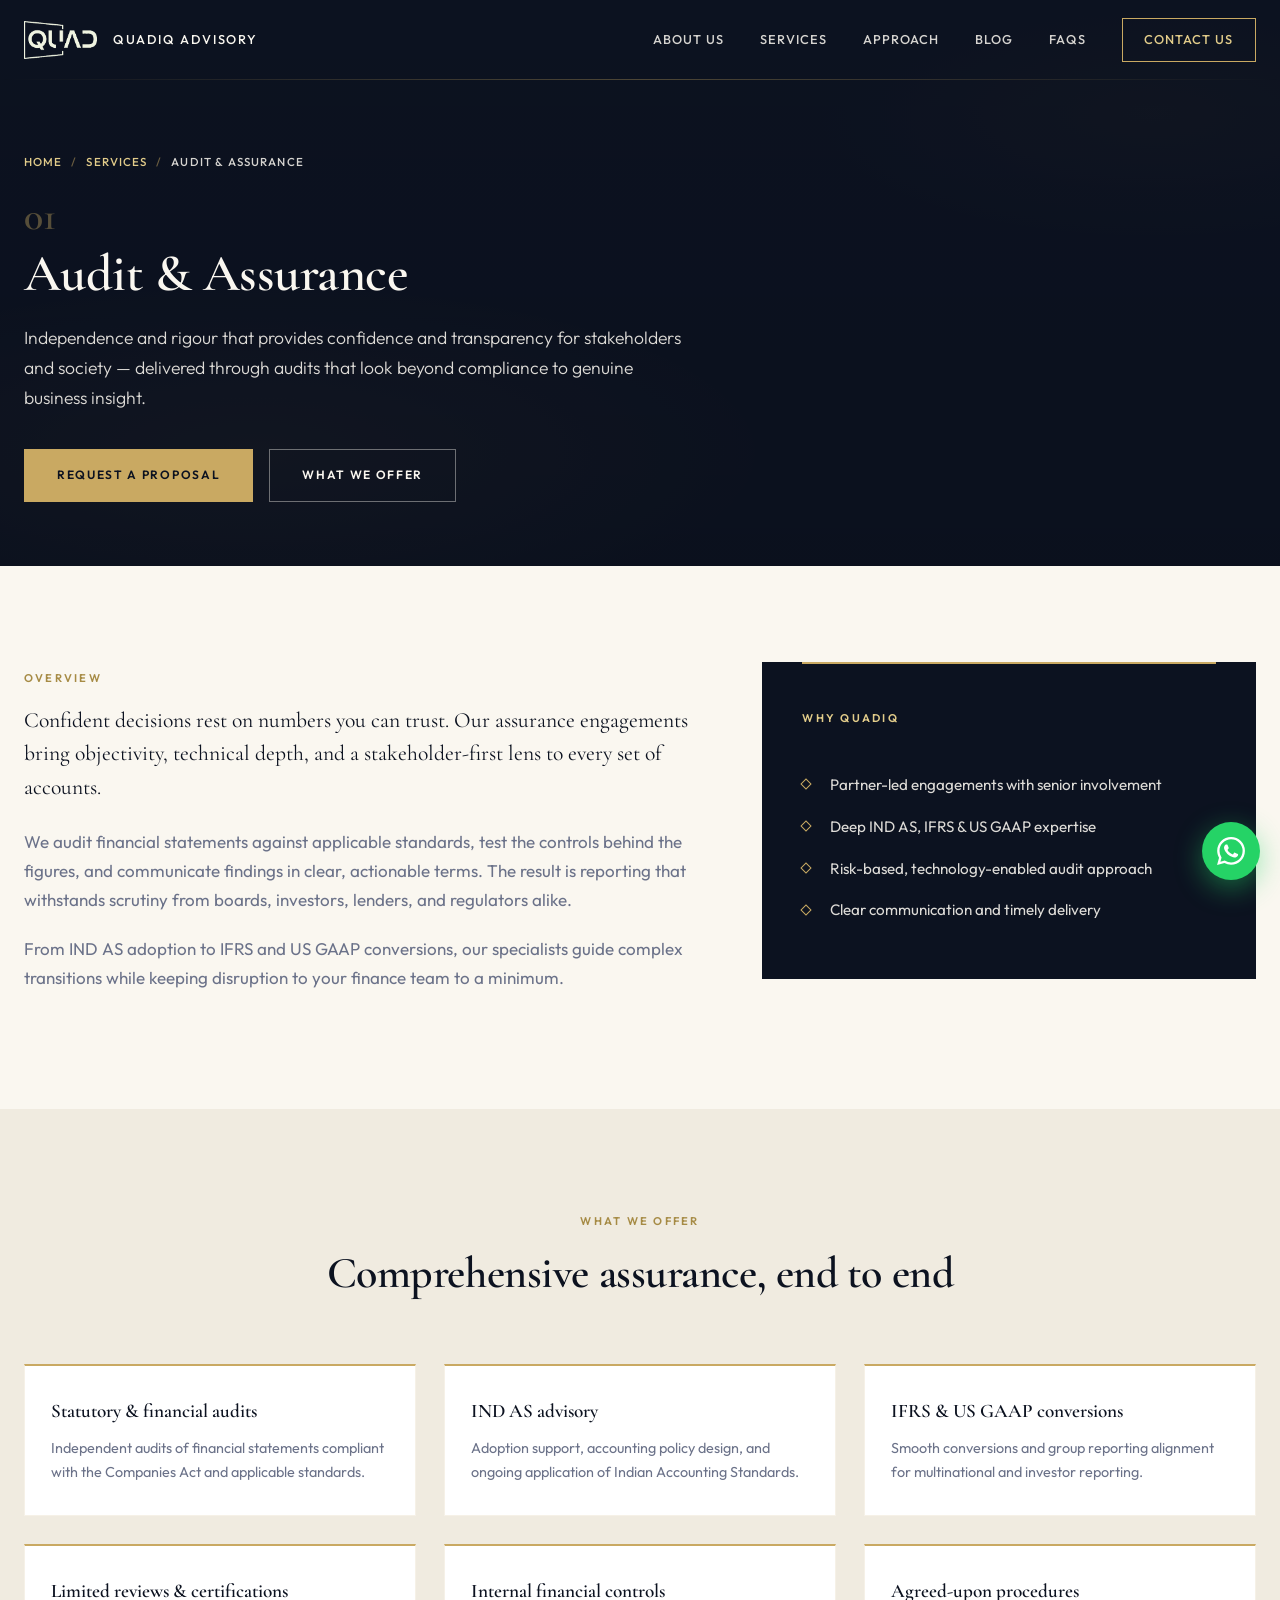
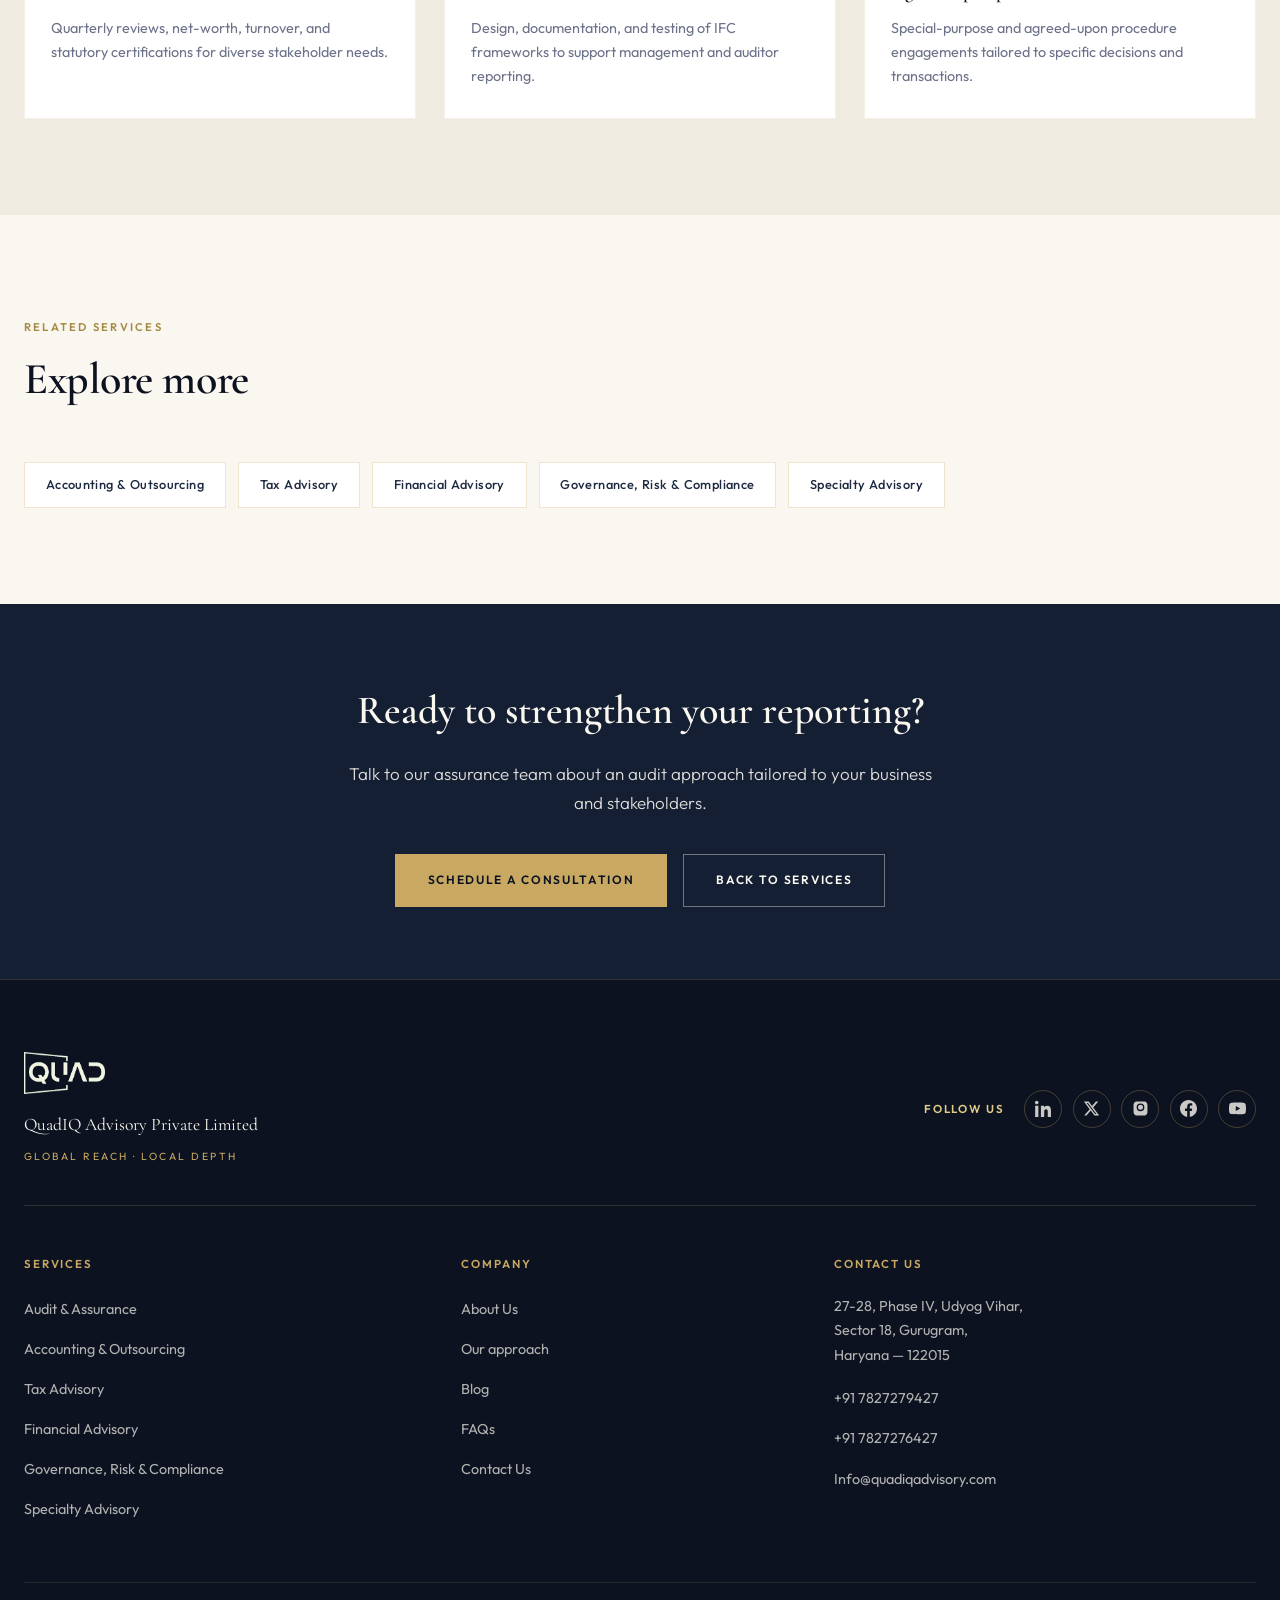
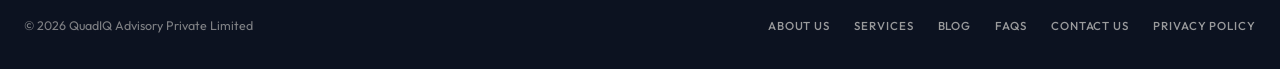
<file: services/audit-assurance.html>
<!DOCTYPE html>
<html lang="en-IN">
<head>
  <!-- Google tag (gtag.js) -->
  <script async src="https://www.googletagmanager.com/gtag/js?id=G-BCS0HP3KTW"></script>
  <script>
    window.dataLayer = window.dataLayer || [];
    function gtag(){dataLayer.push(arguments);}
    gtag('js', new Date());

    gtag('config', 'G-BCS0HP3KTW');
  </script>
  <meta charset="UTF-8" />
  <meta name="viewport" content="width=device-width, initial-scale=1.0" />
  <title>Audit &amp; Assurance Services in Gurugram | QuadIQ Advisory</title>
  <meta name="description" content="Independent statutory and financial statement audits, IND AS &amp; IFRS compliance, certifications, and internal financial controls reporting from QuadIQ Advisory, Gurugram." />
  <meta name="keywords" content="audit and assurance India, statutory audit Gurugram, IND AS audit, IFRS conversion, internal financial controls, financial statement audit" />
  <meta name="author" content="QuadIQ Advisory Private Limited" />
  <meta name="robots" content="index, follow, max-image-preview:large" />
  <meta name="theme-color" content="#0c1220" />

  <link rel="canonical" href="https://quadiqadvisory.com/services/audit-assurance.html" />

  <meta property="og:type" content="website" />
  <meta property="og:site_name" content="QuadIQ Advisory" />
  <meta property="og:title" content="Audit &amp; Assurance Services | QuadIQ Advisory" />
  <meta property="og:description" content="Independence and rigour that provides confidence and transparency for stakeholders and society." />
  <meta property="og:url" content="https://quadiqadvisory.com/services/audit-assurance.html" />
  <meta property="og:locale" content="en_IN" />
  <meta property="og:image" content="https://quadiqadvisory.com/public/assets/og-image.jpg" />

  <meta name="twitter:card" content="summary_large_image" />
  <meta name="twitter:title" content="Audit &amp; Assurance Services | QuadIQ Advisory" />
  <meta name="twitter:description" content="Independent audits, IND AS &amp; IFRS compliance, and certifications in Gurugram, India." />
  <meta name="twitter:image" content="https://quadiqadvisory.com/public/assets/og-image.jpg" />

  <link rel="icon" href="../public/assets/favicon.png" type="image/png" />
  <link rel="apple-touch-icon" href="../public/assets/logo.png" />
  <link rel="manifest" href="../site.webmanifest" />

  <link rel="preconnect" href="https://fonts.googleapis.com" />
  <link rel="preconnect" href="https://fonts.gstatic.com" crossorigin />
  <link href="https://fonts.googleapis.com/css2?family=Cormorant+Garamond:ital,wght@0,500;0,600;0,700;1,500&family=Outfit:wght@300;400;500;600&display=swap" rel="stylesheet" />
  <link rel="stylesheet" href="../css/styles.css" />

  <script type="application/ld+json">
  {
    "@context": "https://schema.org",
    "@graph": [
      {
        "@type": "Service",
        "name": "Audit & Assurance",
        "serviceType": "Audit and Assurance",
        "provider": { "@type": "Organization", "name": "QuadIQ Advisory Private Limited", "url": "https://quadiqadvisory.com/" },
        "areaServed": { "@type": "Country", "name": "India" },
        "url": "https://quadiqadvisory.com/services/audit-assurance.html",
        "description": "Independent statutory and financial statement audits, IND AS & IFRS compliance, certifications, and internal financial controls reporting."
      },
      {
        "@type": "BreadcrumbList",
        "itemListElement": [
          { "@type": "ListItem", "position": 1, "name": "Home", "item": "https://quadiqadvisory.com/" },
          { "@type": "ListItem", "position": 2, "name": "Services", "item": "https://quadiqadvisory.com/#services" },
          { "@type": "ListItem", "position": 3, "name": "Audit & Assurance", "item": "https://quadiqadvisory.com/services/audit-assurance.html" }
        ]
      }
    ]
  }
  </script>
</head>
<body>
  <header class="site-header" id="top">
    <div class="container header-inner">
      <a href="../index.html#top" class="brand" aria-label="QuadIQ Advisory home">
        <img src="../public/assets/logo-light.png" alt="QUAD" class="brand-logo logo" width="120" height="63" data-logo-dark="../public/assets/logo.png" data-logo-light="../public/assets/logo-light.png" />
        <span class="brand-text">QuadIQ Advisory</span>
      </a>
      <button class="nav-toggle" aria-label="Open menu" aria-expanded="false" aria-controls="site-nav">
        <span></span><span></span><span></span>
      </button>
      <nav class="site-nav" id="site-nav" aria-label="Main navigation">
        <a href="../index.html#about">About Us</a>
        <a href="../index.html#services">Services</a>
        <a href="../index.html#approach">Approach</a>
        <a href="../blog/index.html">Blog</a>
        <a href="../index.html#faq">FAQs</a>
        <a href="../index.html#contact" class="nav-cta">Contact Us</a>
      </nav>
    </div>
  </header>

  <main id="main-content">
    <section class="page-hero" aria-label="Audit and Assurance">
      <div class="hero-pattern" aria-hidden="true"></div>
      <div class="container">
        <nav class="breadcrumb" aria-label="Breadcrumb">
          <a href="../index.html">Home</a>
          <span class="sep" aria-hidden="true">/</span>
          <a href="../index.html#services">Services</a>
          <span class="sep" aria-hidden="true">/</span>
          <span aria-current="page">Audit &amp; Assurance</span>
        </nav>
        <span class="service-num">01</span>
        <h1>Audit &amp; Assurance</h1>
        <p class="page-hero-lead">
          Independence and rigour that provides confidence and transparency for stakeholders and society —
          delivered through audits that look beyond compliance to genuine business insight.
        </p>
        <div class="hero-actions">
          <a href="../index.html#contact" class="btn btn-gold">Request a proposal</a>
          <a href="#offerings" class="btn btn-ghost">What we offer</a>
        </div>
      </div>
    </section>

    <section class="section">
      <div class="container">
        <div class="split reveal">
          <div class="prose">
            <span class="label">Overview</span>
            <p class="lead">
              Confident decisions rest on numbers you can trust. Our assurance engagements bring
              objectivity, technical depth, and a stakeholder-first lens to every set of accounts.
            </p>
            <p>
              We audit financial statements against applicable standards, test the controls behind the
              figures, and communicate findings in clear, actionable terms. The result is reporting that
              withstands scrutiny from boards, investors, lenders, and regulators alike.
            </p>
            <p>
              From IND AS adoption to IFRS and US GAAP conversions, our specialists guide complex
              transitions while keeping disruption to your finance team to a minimum.
            </p>
          </div>
          <aside class="about-card">
            <div class="about-card-header">
              <span class="label label--light">Why QuadIQ</span>
            </div>
            <ul class="check-list">
              <li>Partner-led engagements with senior involvement</li>
              <li>Deep IND AS, IFRS &amp; US GAAP expertise</li>
              <li>Risk-based, technology-enabled audit approach</li>
              <li>Clear communication and timely delivery</li>
            </ul>
          </aside>
        </div>
      </div>
    </section>

    <section class="section section-ivory" id="offerings">
      <div class="container">
        <div class="section-intro centered reveal">
          <span class="label">What we offer</span>
          <h2 class="section-title">Comprehensive assurance, end to end</h2>
        </div>
        <div class="feature-grid">
          <article class="feature-card reveal">
            <h3>Statutory &amp; financial audits</h3>
            <p>Independent audits of financial statements compliant with the Companies Act and applicable standards.</p>
          </article>
          <article class="feature-card reveal">
            <h3>IND AS advisory</h3>
            <p>Adoption support, accounting policy design, and ongoing application of Indian Accounting Standards.</p>
          </article>
          <article class="feature-card reveal">
            <h3>IFRS &amp; US GAAP conversions</h3>
            <p>Smooth conversions and group reporting alignment for multinational and investor reporting.</p>
          </article>
          <article class="feature-card reveal">
            <h3>Limited reviews &amp; certifications</h3>
            <p>Quarterly reviews, net-worth, turnover, and statutory certifications for diverse stakeholder needs.</p>
          </article>
          <article class="feature-card reveal">
            <h3>Internal financial controls</h3>
            <p>Design, documentation, and testing of IFC frameworks to support management and auditor reporting.</p>
          </article>
          <article class="feature-card reveal">
            <h3>Agreed-upon procedures</h3>
            <p>Special-purpose and agreed-upon procedure engagements tailored to specific decisions and transactions.</p>
          </article>
        </div>
      </div>
    </section>

    <section class="section">
      <div class="container">
        <div class="section-intro reveal">
          <span class="label">Related services</span>
          <h2 class="section-title">Explore more</h2>
        </div>
        <div class="related-services reveal">
          <a class="related-link" href="accounting-outsourcing.html">Accounting &amp; Outsourcing</a>
          <a class="related-link" href="tax-advisory.html">Tax Advisory</a>
          <a class="related-link" href="financial-advisory.html">Financial Advisory</a>
          <a class="related-link" href="governance-risk-compliance.html">Governance, Risk &amp; Compliance</a>
          <a class="related-link" href="specialty-advisory.html">Specialty Advisory</a>
        </div>
      </div>
    </section>

    <section class="cta-band">
      <div class="container">
        <h2>Ready to strengthen your reporting?</h2>
        <p>Talk to our assurance team about an audit approach tailored to your business and stakeholders.</p>
        <div class="cta-actions">
          <a href="../index.html#contact" class="btn btn-gold">Schedule a consultation</a>
          <a href="../index.html#services" class="btn btn-ghost">Back to services</a>
        </div>
      </div>
    </section>
  </main>

  <footer class="site-footer">
    <div class="container">
      <div class="footer-top">
        <div class="footer-brand">
          <img src="../public/assets/logo-light.png" alt="QUAD" class="footer-logo logo" width="140" height="73" />
          <p class="footer-name">QuadIQ Advisory Private Limited</p>
          <p class="footer-tagline">Global Reach · Local Depth</p>
        </div>
        <div class="footer-social">
          <span class="footer-social-label">Follow us</span>
          <div class="social-icons">
            <a href="#" aria-label="Follow on LinkedIn" target="_blank" rel="noopener noreferrer">
              <svg viewBox="0 0 24 24" fill="currentColor" aria-hidden="true"><path d="M4.98 3.5C4.98 4.88 3.87 6 2.5 6S0 4.88 0 3.5 1.12 1 2.5 1s2.48 1.12 2.48 2.5zM.22 8.25h4.56V24H.22V8.25zM8.34 8.25h4.37v2.15h.06c.61-1.15 2.1-2.36 4.32-2.36 4.62 0 5.47 3.04 5.47 6.99V24h-4.56v-6.99c0-1.67-.03-3.81-2.32-3.81-2.32 0-2.68 1.81-2.68 3.69V24H8.34V8.25z"/></svg>
            </a>
            <a href="#" aria-label="Follow on X" target="_blank" rel="noopener noreferrer">
              <svg viewBox="0 0 24 24" fill="currentColor" aria-hidden="true"><path d="M18.244 2.25h3.308l-7.227 8.26 8.502 11.24h-6.66l-5.214-6.817L4.99 21.75H1.68l7.73-8.835L1.254 2.25H8.08l4.713 6.231 5.45-6.231zm-1.161 17.52h1.833L7.084 4.126H5.117L17.083 19.77z"/></svg>
            </a>
            <a href="#" aria-label="Follow on Instagram" target="_blank" rel="noopener noreferrer">
              <svg viewBox="0 0 24 24" fill="currentColor" aria-hidden="true"><path d="M12 2.16c3.2 0 3.58.01 4.85.07 1.17.05 1.8.25 2.23.41.56.22.96.48 1.38.9.42.42.68.82.9 1.38.16.43.36 1.06.41 2.23.06 1.27.07 1.65.07 4.85s-.01 3.58-.07 4.85c-.05 1.17-.25 1.8-.41 2.23-.22.56-.48.96-.9 1.38-.42.42-.82.68-1.38.9-.43.16-1.06.36-2.23.41-1.27.06-1.65.07-4.85.07s-3.58-.01-4.85-.07c-1.17-.05-1.8-.25-2.23-.41-.56-.22-.96-.48-1.38-.9-.42-.42-.68-.82-.9-1.38-.16-.43-.36-1.06-.41-2.23C2.17 15.58 2.16 15.2 2.16 12s.01-3.58.07-4.85c.05-1.17.25-1.8.41-2.23.22-.56.48-.96.9-1.38.42-.42.82-.68 1.38-.9.43-.16 1.06-.36 2.23-.41C8.42 2.17 8.8 2.16 12 2.16zm0 2.76a5.46 5.46 0 100 10.92 5.46 5.46 0 000-10.92zm0 9a3.54 3.54 0 110-7.08 3.54 3.54 0 010 7.08zm6.95-9.22a1.27 1.27 0 11-2.54 0 1.27 1.27 0 012.54 0z"/></svg>
            </a>
            <a href="#" aria-label="Follow on Facebook" target="_blank" rel="noopener noreferrer">
              <svg viewBox="0 0 24 24" fill="currentColor" aria-hidden="true"><path d="M24 12.07C24 5.4 18.63 0 12 0S0 5.4 0 12.07C0 18.1 4.39 23.1 10.12 24v-8.44H7.08v-3.49h3.04V9.41c0-3.02 1.79-4.69 4.53-4.69 1.31 0 2.69.24 2.69.24v2.97h-1.52c-1.49 0-1.96.93-1.96 1.89v2.25h3.33l-.53 3.49h-2.8V24C19.61 23.1 24 18.1 24 12.07z"/></svg>
            </a>
            <a href="#" aria-label="Subscribe on YouTube" target="_blank" rel="noopener noreferrer">
              <svg viewBox="0 0 24 24" fill="currentColor" aria-hidden="true"><path d="M23.5 6.2a3.02 3.02 0 00-2.12-2.14C19.5 3.55 12 3.55 12 3.55s-7.5 0-9.38.51A3.02 3.02 0 00.5 6.2C0 8.08 0 12 0 12s0 3.92.5 5.8a3.02 3.02 0 002.12 2.14c1.88.51 9.38.51 9.38.51s7.5 0 9.38-.51a3.02 3.02 0 002.12-2.14c.5-1.88.5-5.8.5-5.8s0-3.92-.5-5.8zM9.6 15.57V8.43L15.82 12 9.6 15.57z"/></svg>
            </a>
          </div>
        </div>
      </div>

      <div class="footer-grid">
        <div class="footer-col">
          <h4>Services</h4>
          <ul>
            <li><a href="audit-assurance.html">Audit &amp; Assurance</a></li>
            <li><a href="accounting-outsourcing.html">Accounting &amp; Outsourcing</a></li>
            <li><a href="tax-advisory.html">Tax Advisory</a></li>
            <li><a href="financial-advisory.html">Financial Advisory</a></li>
            <li><a href="governance-risk-compliance.html">Governance, Risk &amp; Compliance</a></li>
            <li><a href="specialty-advisory.html">Specialty Advisory</a></li>
          </ul>
        </div>
        <div class="footer-col">
          <h4>Company</h4>
          <ul>
            <li><a href="../index.html#about">About Us</a></li>
            <li><a href="../index.html#approach">Our approach</a></li>
            <li><a href="../blog/index.html">Blog</a></li>
            <li><a href="../index.html#faq">FAQs</a></li>
            <li><a href="../index.html#contact">Contact Us</a></li>
          </ul>
        </div>
        <div class="footer-col">
          <h4>Contact us</h4>
          <address>
            27-28, Phase IV, Udyog Vihar,<br />
            Sector 18, Gurugram,<br />
            Haryana — 122015
          </address>
          <ul>
            <li><a href="tel:+917827279427">+91 7827279427</a></li>
            <li><a href="tel:+917827276427">+91 7827276427</a></li>
            <li><a href="mailto:Info@quadiqadvisory.com">Info@quadiqadvisory.com</a></li>
          </ul>
        </div>
      </div>

      <div class="footer-bottom">
        <p class="footer-copy">&copy; <span id="year"></span> QuadIQ Advisory Private Limited</p>
        <nav class="footer-legal" aria-label="Footer">
          <a href="../index.html#about">About Us</a>
          <a href="../index.html#services">Services</a>
          <a href="../blog/index.html">Blog</a>
          <a href="../index.html#faq">FAQs</a>
          <a href="../index.html#contact">Contact Us</a>
          <a href="../privacy-policy.html">Privacy Policy</a>
        </nav>
      </div>
    </div>
  </footer>

  <a
    href="https://wa.me/917827279427?text=Hello%2C%20I%20would%20like%20to%20enquire%20about%20QuadIQ%20Advisory%20services."
    class="whatsapp-float"
    target="_blank"
    rel="noopener noreferrer"
    aria-label="Chat on WhatsApp"
  >
    <svg viewBox="0 0 24 24" width="28" height="28" aria-hidden="true" focusable="false">
      <path fill="currentColor" d="M17.472 14.382c-.297-.149-1.758-.867-2.03-.967-.273-.099-.471-.148-.67.15-.197.297-.767.966-.94 1.164-.173.199-.347.223-.644.075-.297-.15-1.255-.463-2.39-1.475-.883-.788-1.48-1.761-1.653-2.059-.173-.297-.018-.458.13-.606.134-.133.298-.347.446-.52.149-.174.198-.298.298-.497.099-.198.05-.371-.025-.52-.075-.149-.669-1.612-.916-2.207-.242-.579-.487-.5-.669-.51-.173-.008-.371-.01-.57-.01-.198 0-.52.074-.792.372-.272.297-1.04 1.016-1.04 2.479 0 1.462 1.065 2.875 1.213 3.074.149.198 2.096 3.2 5.077 4.487.709.306 1.262.489 1.694.625.712.227 1.36.195 1.871.118.571-.085 1.758-.719 2.006-1.413.248-.694.248-1.289.173-1.413-.074-.124-.272-.198-.57-.347m-5.421 7.403h-.004a9.87 9.87 0 01-5.031-1.378l-.361-.214-3.741.982.998-3.648-.235-.374a9.86 9.86 0 01-1.51-5.26c.001-5.45 4.436-9.884 9.888-9.884 2.64 0 5.122 1.03 6.988 2.898a9.825 9.825 0 012.893 6.994c-.003 5.45-4.435 9.884-9.881 9.884m8.413-18.297A11.815 11.815 0 0012.05 0C5.495 0 .16 5.335.157 11.892c0 2.096.547 4.142 1.588 5.945L.057 24l6.305-1.654a11.882 11.882 0 005.683 1.448h.005c6.554 0 11.89-5.335 11.893-11.893a11.821 11.821 0 00-3.48-8.413z"/>
    </svg>
  </a>

  <script src="../js/main.js"></script>
</body>
</html>
</file>
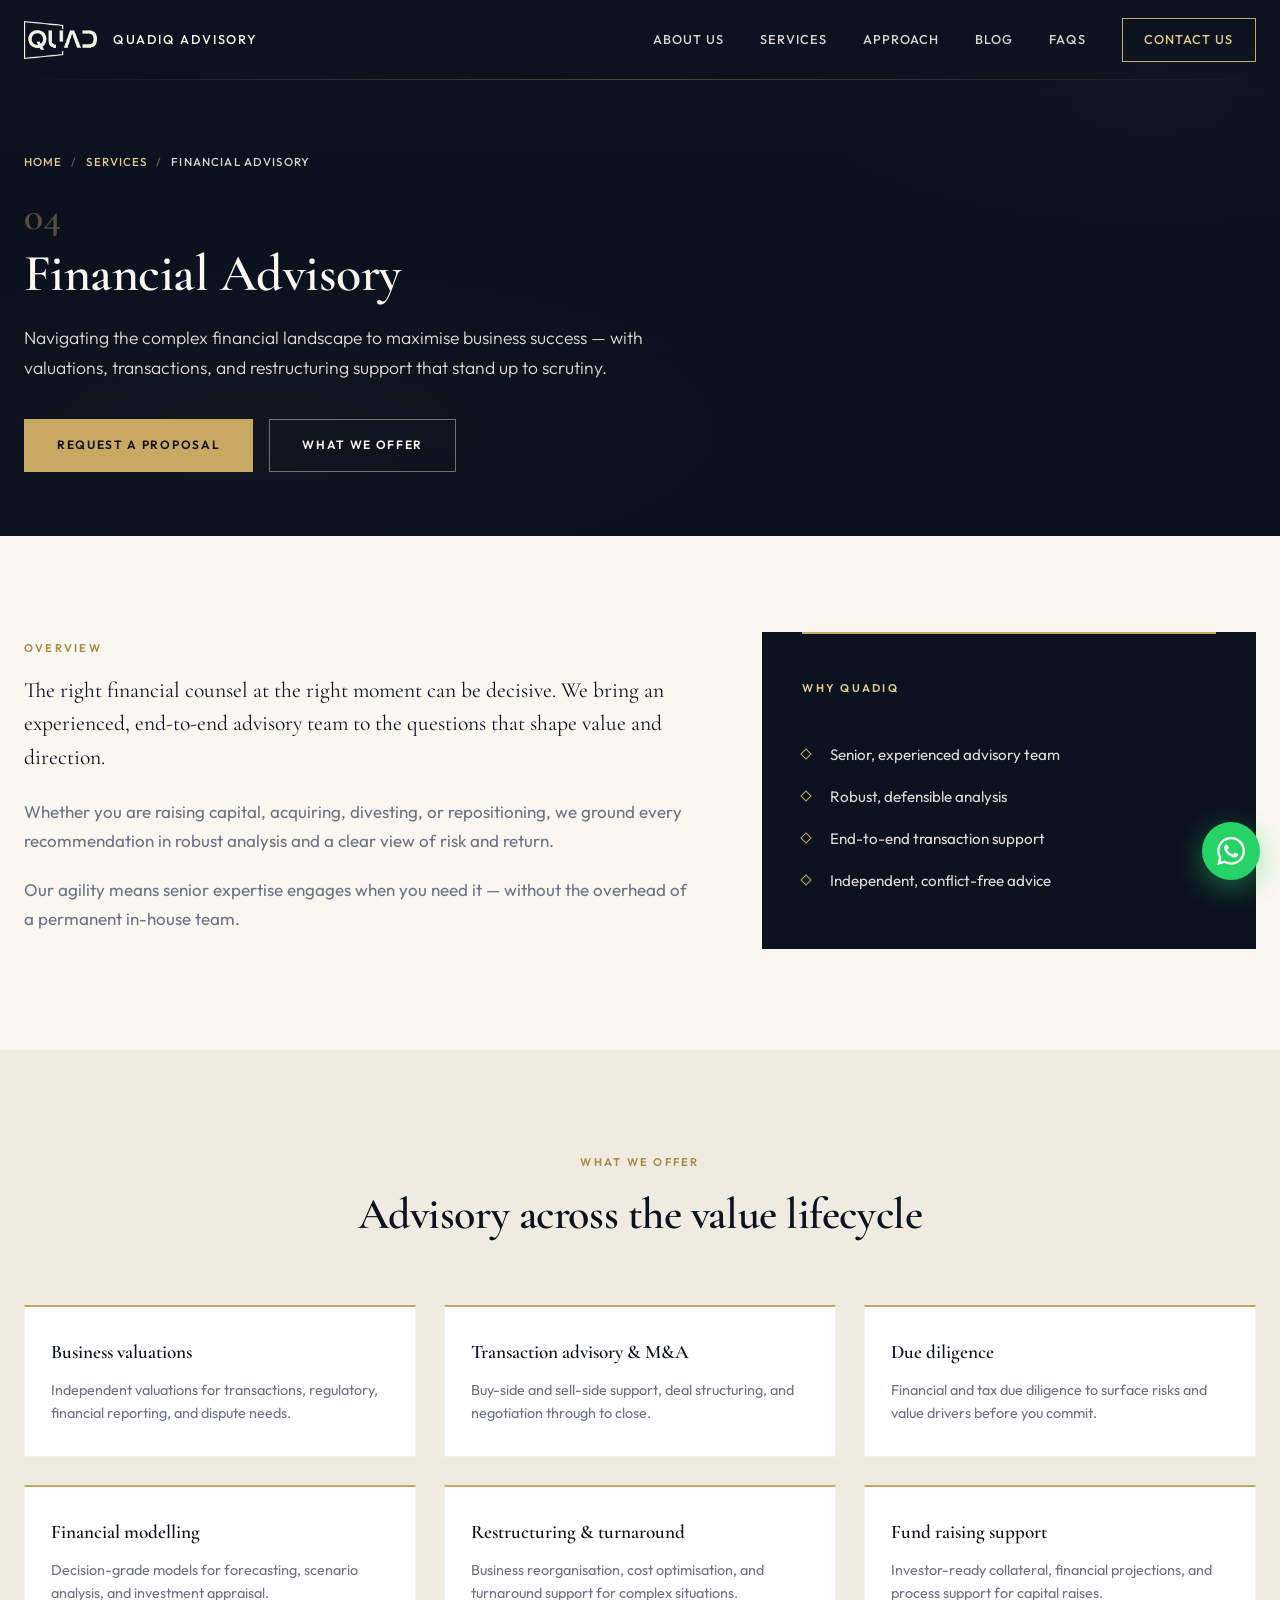
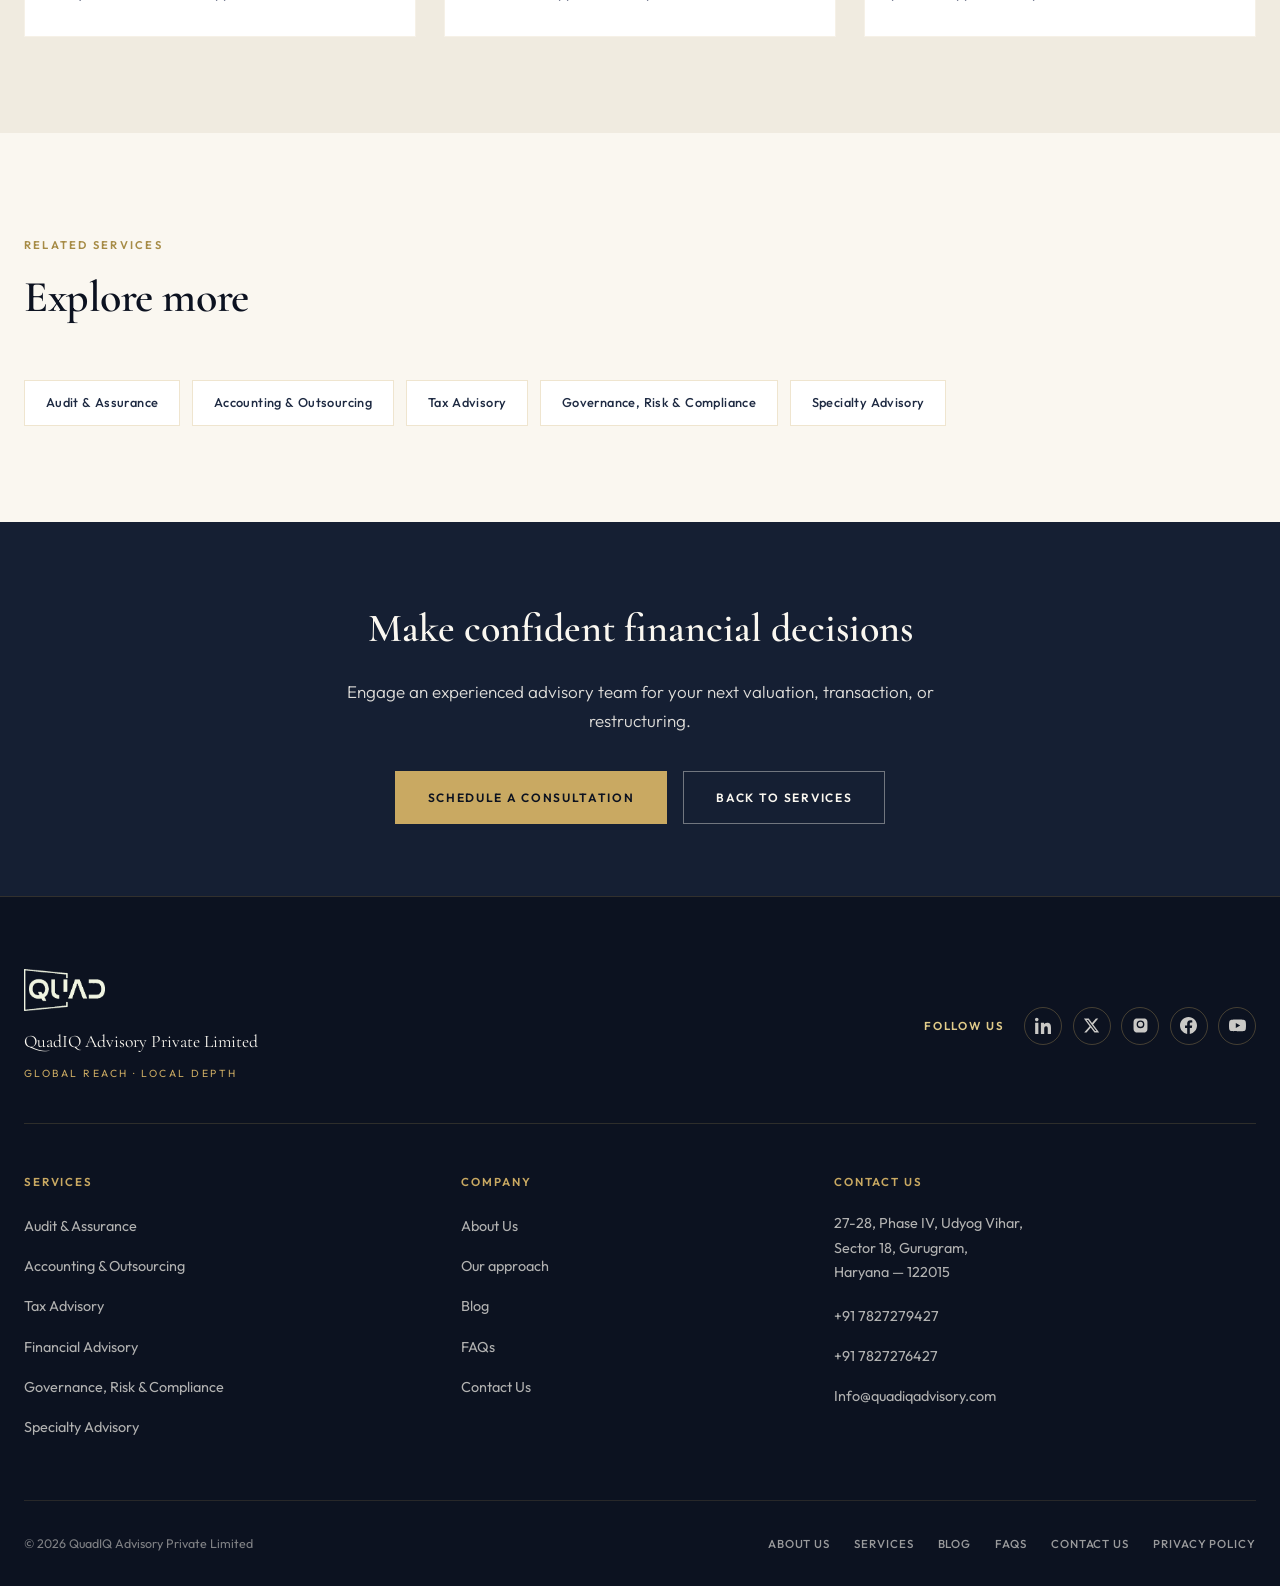
<file: services/financial-advisory.html>
<!DOCTYPE html>
<html lang="en-IN">
<head>
  <!-- Google tag (gtag.js) -->
  <script async src="https://www.googletagmanager.com/gtag/js?id=G-BCS0HP3KTW"></script>
  <script>
    window.dataLayer = window.dataLayer || [];
    function gtag(){dataLayer.push(arguments);}
    gtag('js', new Date());

    gtag('config', 'G-BCS0HP3KTW');
  </script>
  <meta charset="UTF-8" />
  <meta name="viewport" content="width=device-width, initial-scale=1.0" />
  <title>Financial Advisory Services in Gurugram | QuadIQ Advisory</title>
  <meta name="description" content="Business valuations, transaction advisory &amp; M&amp;A, due diligence, financial modelling, and restructuring support from QuadIQ Advisory, Gurugram." />
  <meta name="keywords" content="financial advisory Gurugram, business valuation India, transaction advisory, due diligence, M&amp;A advisory, financial modelling, restructuring" />
  <meta name="author" content="QuadIQ Advisory Private Limited" />
  <meta name="robots" content="index, follow, max-image-preview:large" />
  <meta name="theme-color" content="#0c1220" />

  <link rel="canonical" href="https://quadiqadvisory.com/services/financial-advisory.html" />

  <meta property="og:type" content="website" />
  <meta property="og:site_name" content="QuadIQ Advisory" />
  <meta property="og:title" content="Financial Advisory Services | QuadIQ Advisory" />
  <meta property="og:description" content="Navigating the complex financial landscape to maximise business success." />
  <meta property="og:url" content="https://quadiqadvisory.com/services/financial-advisory.html" />
  <meta property="og:locale" content="en_IN" />
  <meta property="og:image" content="https://quadiqadvisory.com/public/assets/og-image.jpg" />

  <meta name="twitter:card" content="summary_large_image" />
  <meta name="twitter:title" content="Financial Advisory Services | QuadIQ Advisory" />
  <meta name="twitter:description" content="Valuations, transactions, due diligence, and restructuring support in Gurugram, India." />
  <meta name="twitter:image" content="https://quadiqadvisory.com/public/assets/og-image.jpg" />

  <link rel="icon" href="../public/assets/favicon.png" type="image/png" />
  <link rel="apple-touch-icon" href="../public/assets/logo.png" />
  <link rel="manifest" href="../site.webmanifest" />

  <link rel="preconnect" href="https://fonts.googleapis.com" />
  <link rel="preconnect" href="https://fonts.gstatic.com" crossorigin />
  <link href="https://fonts.googleapis.com/css2?family=Cormorant+Garamond:ital,wght@0,500;0,600;0,700;1,500&family=Outfit:wght@300;400;500;600&display=swap" rel="stylesheet" />
  <link rel="stylesheet" href="../css/styles.css" />

  <script type="application/ld+json">
  {
    "@context": "https://schema.org",
    "@graph": [
      {
        "@type": "Service",
        "name": "Financial Advisory",
        "serviceType": "Financial Advisory",
        "provider": { "@type": "Organization", "name": "QuadIQ Advisory Private Limited", "url": "https://quadiqadvisory.com/" },
        "areaServed": { "@type": "Country", "name": "India" },
        "url": "https://quadiqadvisory.com/services/financial-advisory.html",
        "description": "Business valuations, transaction advisory, due diligence, financial modelling, and restructuring support."
      },
      {
        "@type": "BreadcrumbList",
        "itemListElement": [
          { "@type": "ListItem", "position": 1, "name": "Home", "item": "https://quadiqadvisory.com/" },
          { "@type": "ListItem", "position": 2, "name": "Services", "item": "https://quadiqadvisory.com/#services" },
          { "@type": "ListItem", "position": 3, "name": "Financial Advisory", "item": "https://quadiqadvisory.com/services/financial-advisory.html" }
        ]
      }
    ]
  }
  </script>
</head>
<body>
  <header class="site-header" id="top">
    <div class="container header-inner">
      <a href="../index.html#top" class="brand" aria-label="QuadIQ Advisory home">
        <img src="../public/assets/logo-light.png" alt="QUAD" class="brand-logo logo" width="120" height="63" data-logo-dark="../public/assets/logo.png" data-logo-light="../public/assets/logo-light.png" />
        <span class="brand-text">QuadIQ Advisory</span>
      </a>
      <button class="nav-toggle" aria-label="Open menu" aria-expanded="false" aria-controls="site-nav">
        <span></span><span></span><span></span>
      </button>
      <nav class="site-nav" id="site-nav" aria-label="Main navigation">
        <a href="../index.html#about">About Us</a>
        <a href="../index.html#services">Services</a>
        <a href="../index.html#approach">Approach</a>
        <a href="../blog/index.html">Blog</a>
        <a href="../index.html#faq">FAQs</a>
        <a href="../index.html#contact" class="nav-cta">Contact Us</a>
      </nav>
    </div>
  </header>

  <main id="main-content">
    <section class="page-hero" aria-label="Financial Advisory">
      <div class="hero-pattern" aria-hidden="true"></div>
      <div class="container">
        <nav class="breadcrumb" aria-label="Breadcrumb">
          <a href="../index.html">Home</a>
          <span class="sep" aria-hidden="true">/</span>
          <a href="../index.html#services">Services</a>
          <span class="sep" aria-hidden="true">/</span>
          <span aria-current="page">Financial Advisory</span>
        </nav>
        <span class="service-num">04</span>
        <h1>Financial Advisory</h1>
        <p class="page-hero-lead">
          Navigating the complex financial landscape to maximise business success — with valuations,
          transactions, and restructuring support that stand up to scrutiny.
        </p>
        <div class="hero-actions">
          <a href="../index.html#contact" class="btn btn-gold">Request a proposal</a>
          <a href="#offerings" class="btn btn-ghost">What we offer</a>
        </div>
      </div>
    </section>

    <section class="section">
      <div class="container">
        <div class="split reveal">
          <div class="prose">
            <span class="label">Overview</span>
            <p class="lead">
              The right financial counsel at the right moment can be decisive. We bring an experienced,
              end-to-end advisory team to the questions that shape value and direction.
            </p>
            <p>
              Whether you are raising capital, acquiring, divesting, or repositioning, we ground every
              recommendation in robust analysis and a clear view of risk and return.
            </p>
            <p>
              Our agility means senior expertise engages when you need it — without the overhead of a
              permanent in-house team.
            </p>
          </div>
          <aside class="about-card">
            <div class="about-card-header">
              <span class="label label--light">Why QuadIQ</span>
            </div>
            <ul class="check-list">
              <li>Senior, experienced advisory team</li>
              <li>Robust, defensible analysis</li>
              <li>End-to-end transaction support</li>
              <li>Independent, conflict-free advice</li>
            </ul>
          </aside>
        </div>
      </div>
    </section>

    <section class="section section-ivory" id="offerings">
      <div class="container">
        <div class="section-intro centered reveal">
          <span class="label">What we offer</span>
          <h2 class="section-title">Advisory across the value lifecycle</h2>
        </div>
        <div class="feature-grid">
          <article class="feature-card reveal">
            <h3>Business valuations</h3>
            <p>Independent valuations for transactions, regulatory, financial reporting, and dispute needs.</p>
          </article>
          <article class="feature-card reveal">
            <h3>Transaction advisory &amp; M&amp;A</h3>
            <p>Buy-side and sell-side support, deal structuring, and negotiation through to close.</p>
          </article>
          <article class="feature-card reveal">
            <h3>Due diligence</h3>
            <p>Financial and tax due diligence to surface risks and value drivers before you commit.</p>
          </article>
          <article class="feature-card reveal">
            <h3>Financial modelling</h3>
            <p>Decision-grade models for forecasting, scenario analysis, and investment appraisal.</p>
          </article>
          <article class="feature-card reveal">
            <h3>Restructuring &amp; turnaround</h3>
            <p>Business reorganisation, cost optimisation, and turnaround support for complex situations.</p>
          </article>
          <article class="feature-card reveal">
            <h3>Fund raising support</h3>
            <p>Investor-ready collateral, financial projections, and process support for capital raises.</p>
          </article>
        </div>
      </div>
    </section>

    <section class="section">
      <div class="container">
        <div class="section-intro reveal">
          <span class="label">Related services</span>
          <h2 class="section-title">Explore more</h2>
        </div>
        <div class="related-services reveal">
          <a class="related-link" href="audit-assurance.html">Audit &amp; Assurance</a>
          <a class="related-link" href="accounting-outsourcing.html">Accounting &amp; Outsourcing</a>
          <a class="related-link" href="tax-advisory.html">Tax Advisory</a>
          <a class="related-link" href="governance-risk-compliance.html">Governance, Risk &amp; Compliance</a>
          <a class="related-link" href="specialty-advisory.html">Specialty Advisory</a>
        </div>
      </div>
    </section>

    <section class="cta-band">
      <div class="container">
        <h2>Make confident financial decisions</h2>
        <p>Engage an experienced advisory team for your next valuation, transaction, or restructuring.</p>
        <div class="cta-actions">
          <a href="../index.html#contact" class="btn btn-gold">Schedule a consultation</a>
          <a href="../index.html#services" class="btn btn-ghost">Back to services</a>
        </div>
      </div>
    </section>
  </main>

  <footer class="site-footer">
    <div class="container">
      <div class="footer-top">
        <div class="footer-brand">
          <img src="../public/assets/logo-light.png" alt="QUAD" class="footer-logo logo" width="140" height="73" />
          <p class="footer-name">QuadIQ Advisory Private Limited</p>
          <p class="footer-tagline">Global Reach · Local Depth</p>
        </div>
        <div class="footer-social">
          <span class="footer-social-label">Follow us</span>
          <div class="social-icons">
            <a href="#" aria-label="Follow on LinkedIn" target="_blank" rel="noopener noreferrer">
              <svg viewBox="0 0 24 24" fill="currentColor" aria-hidden="true"><path d="M4.98 3.5C4.98 4.88 3.87 6 2.5 6S0 4.88 0 3.5 1.12 1 2.5 1s2.48 1.12 2.48 2.5zM.22 8.25h4.56V24H.22V8.25zM8.34 8.25h4.37v2.15h.06c.61-1.15 2.1-2.36 4.32-2.36 4.62 0 5.47 3.04 5.47 6.99V24h-4.56v-6.99c0-1.67-.03-3.81-2.32-3.81-2.32 0-2.68 1.81-2.68 3.69V24H8.34V8.25z"/></svg>
            </a>
            <a href="#" aria-label="Follow on X" target="_blank" rel="noopener noreferrer">
              <svg viewBox="0 0 24 24" fill="currentColor" aria-hidden="true"><path d="M18.244 2.25h3.308l-7.227 8.26 8.502 11.24h-6.66l-5.214-6.817L4.99 21.75H1.68l7.73-8.835L1.254 2.25H8.08l4.713 6.231 5.45-6.231zm-1.161 17.52h1.833L7.084 4.126H5.117L17.083 19.77z"/></svg>
            </a>
            <a href="#" aria-label="Follow on Instagram" target="_blank" rel="noopener noreferrer">
              <svg viewBox="0 0 24 24" fill="currentColor" aria-hidden="true"><path d="M12 2.16c3.2 0 3.58.01 4.85.07 1.17.05 1.8.25 2.23.41.56.22.96.48 1.38.9.42.42.68.82.9 1.38.16.43.36 1.06.41 2.23.06 1.27.07 1.65.07 4.85s-.01 3.58-.07 4.85c-.05 1.17-.25 1.8-.41 2.23-.22.56-.48.96-.9 1.38-.42.42-.82.68-1.38.9-.43.16-1.06.36-2.23.41-1.27.06-1.65.07-4.85.07s-3.58-.01-4.85-.07c-1.17-.05-1.8-.25-2.23-.41-.56-.22-.96-.48-1.38-.9-.42-.42-.68-.82-.9-1.38-.16-.43-.36-1.06-.41-2.23C2.17 15.58 2.16 15.2 2.16 12s.01-3.58.07-4.85c.05-1.17.25-1.8.41-2.23.22-.56.48-.96.9-1.38.42-.42.82-.68 1.38-.9.43-.16 1.06-.36 2.23-.41C8.42 2.17 8.8 2.16 12 2.16zm0 2.76a5.46 5.46 0 100 10.92 5.46 5.46 0 000-10.92zm0 9a3.54 3.54 0 110-7.08 3.54 3.54 0 010 7.08zm6.95-9.22a1.27 1.27 0 11-2.54 0 1.27 1.27 0 012.54 0z"/></svg>
            </a>
            <a href="#" aria-label="Follow on Facebook" target="_blank" rel="noopener noreferrer">
              <svg viewBox="0 0 24 24" fill="currentColor" aria-hidden="true"><path d="M24 12.07C24 5.4 18.63 0 12 0S0 5.4 0 12.07C0 18.1 4.39 23.1 10.12 24v-8.44H7.08v-3.49h3.04V9.41c0-3.02 1.79-4.69 4.53-4.69 1.31 0 2.69.24 2.69.24v2.97h-1.52c-1.49 0-1.96.93-1.96 1.89v2.25h3.33l-.53 3.49h-2.8V24C19.61 23.1 24 18.1 24 12.07z"/></svg>
            </a>
            <a href="#" aria-label="Subscribe on YouTube" target="_blank" rel="noopener noreferrer">
              <svg viewBox="0 0 24 24" fill="currentColor" aria-hidden="true"><path d="M23.5 6.2a3.02 3.02 0 00-2.12-2.14C19.5 3.55 12 3.55 12 3.55s-7.5 0-9.38.51A3.02 3.02 0 00.5 6.2C0 8.08 0 12 0 12s0 3.92.5 5.8a3.02 3.02 0 002.12 2.14c1.88.51 9.38.51 9.38.51s7.5 0 9.38-.51a3.02 3.02 0 002.12-2.14c.5-1.88.5-5.8.5-5.8s0-3.92-.5-5.8zM9.6 15.57V8.43L15.82 12 9.6 15.57z"/></svg>
            </a>
          </div>
        </div>
      </div>

      <div class="footer-grid">
        <div class="footer-col">
          <h4>Services</h4>
          <ul>
            <li><a href="audit-assurance.html">Audit &amp; Assurance</a></li>
            <li><a href="accounting-outsourcing.html">Accounting &amp; Outsourcing</a></li>
            <li><a href="tax-advisory.html">Tax Advisory</a></li>
            <li><a href="financial-advisory.html">Financial Advisory</a></li>
            <li><a href="governance-risk-compliance.html">Governance, Risk &amp; Compliance</a></li>
            <li><a href="specialty-advisory.html">Specialty Advisory</a></li>
          </ul>
        </div>
        <div class="footer-col">
          <h4>Company</h4>
          <ul>
            <li><a href="../index.html#about">About Us</a></li>
            <li><a href="../index.html#approach">Our approach</a></li>
            <li><a href="../blog/index.html">Blog</a></li>
            <li><a href="../index.html#faq">FAQs</a></li>
            <li><a href="../index.html#contact">Contact Us</a></li>
          </ul>
        </div>
        <div class="footer-col">
          <h4>Contact us</h4>
          <address>
            27-28, Phase IV, Udyog Vihar,<br />
            Sector 18, Gurugram,<br />
            Haryana — 122015
          </address>
          <ul>
            <li><a href="tel:+917827279427">+91 7827279427</a></li>
            <li><a href="tel:+917827276427">+91 7827276427</a></li>
            <li><a href="mailto:Info@quadiqadvisory.com">Info@quadiqadvisory.com</a></li>
          </ul>
        </div>
      </div>

      <div class="footer-bottom">
        <p class="footer-copy">&copy; <span id="year"></span> QuadIQ Advisory Private Limited</p>
        <nav class="footer-legal" aria-label="Footer">
          <a href="../index.html#about">About Us</a>
          <a href="../index.html#services">Services</a>
          <a href="../blog/index.html">Blog</a>
          <a href="../index.html#faq">FAQs</a>
          <a href="../index.html#contact">Contact Us</a>
          <a href="../privacy-policy.html">Privacy Policy</a>
        </nav>
      </div>
    </div>
  </footer>

  <a
    href="https://wa.me/917827279427?text=Hello%2C%20I%20would%20like%20to%20enquire%20about%20QuadIQ%20Advisory%20services."
    class="whatsapp-float"
    target="_blank"
    rel="noopener noreferrer"
    aria-label="Chat on WhatsApp"
  >
    <svg viewBox="0 0 24 24" width="28" height="28" aria-hidden="true" focusable="false">
      <path fill="currentColor" d="M17.472 14.382c-.297-.149-1.758-.867-2.03-.967-.273-.099-.471-.148-.67.15-.197.297-.767.966-.94 1.164-.173.199-.347.223-.644.075-.297-.15-1.255-.463-2.39-1.475-.883-.788-1.48-1.761-1.653-2.059-.173-.297-.018-.458.13-.606.134-.133.298-.347.446-.52.149-.174.198-.298.298-.497.099-.198.05-.371-.025-.52-.075-.149-.669-1.612-.916-2.207-.242-.579-.487-.5-.669-.51-.173-.008-.371-.01-.57-.01-.198 0-.52.074-.792.372-.272.297-1.04 1.016-1.04 2.479 0 1.462 1.065 2.875 1.213 3.074.149.198 2.096 3.2 5.077 4.487.709.306 1.262.489 1.694.625.712.227 1.36.195 1.871.118.571-.085 1.758-.719 2.006-1.413.248-.694.248-1.289.173-1.413-.074-.124-.272-.198-.57-.347m-5.421 7.403h-.004a9.87 9.87 0 01-5.031-1.378l-.361-.214-3.741.982.998-3.648-.235-.374a9.86 9.86 0 01-1.51-5.26c.001-5.45 4.436-9.884 9.888-9.884 2.64 0 5.122 1.03 6.988 2.898a9.825 9.825 0 012.893 6.994c-.003 5.45-4.435 9.884-9.881 9.884m8.413-18.297A11.815 11.815 0 0012.05 0C5.495 0 .16 5.335.157 11.892c0 2.096.547 4.142 1.588 5.945L.057 24l6.305-1.654a11.882 11.882 0 005.683 1.448h.005c6.554 0 11.89-5.335 11.893-11.893a11.821 11.821 0 00-3.48-8.413z"/>
    </svg>
  </a>

  <script src="../js/main.js"></script>
</body>
</html>
</file>
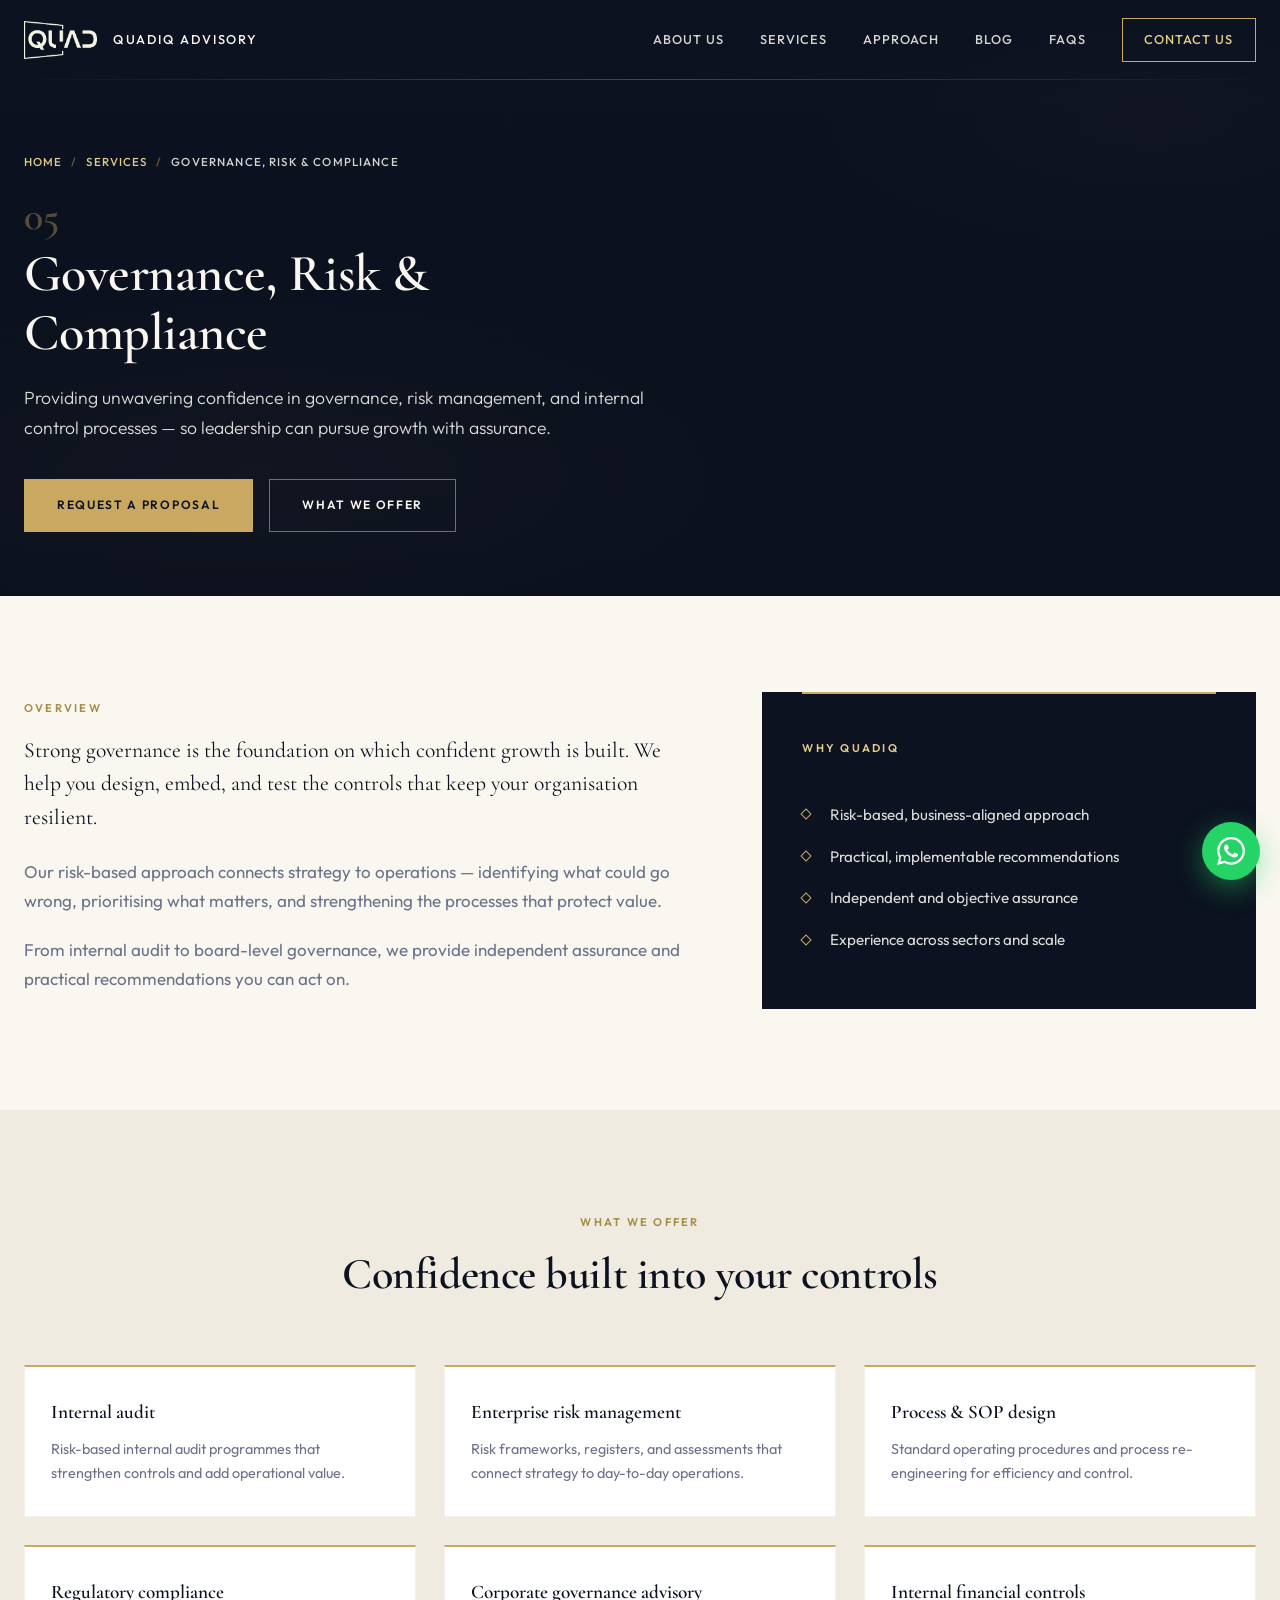
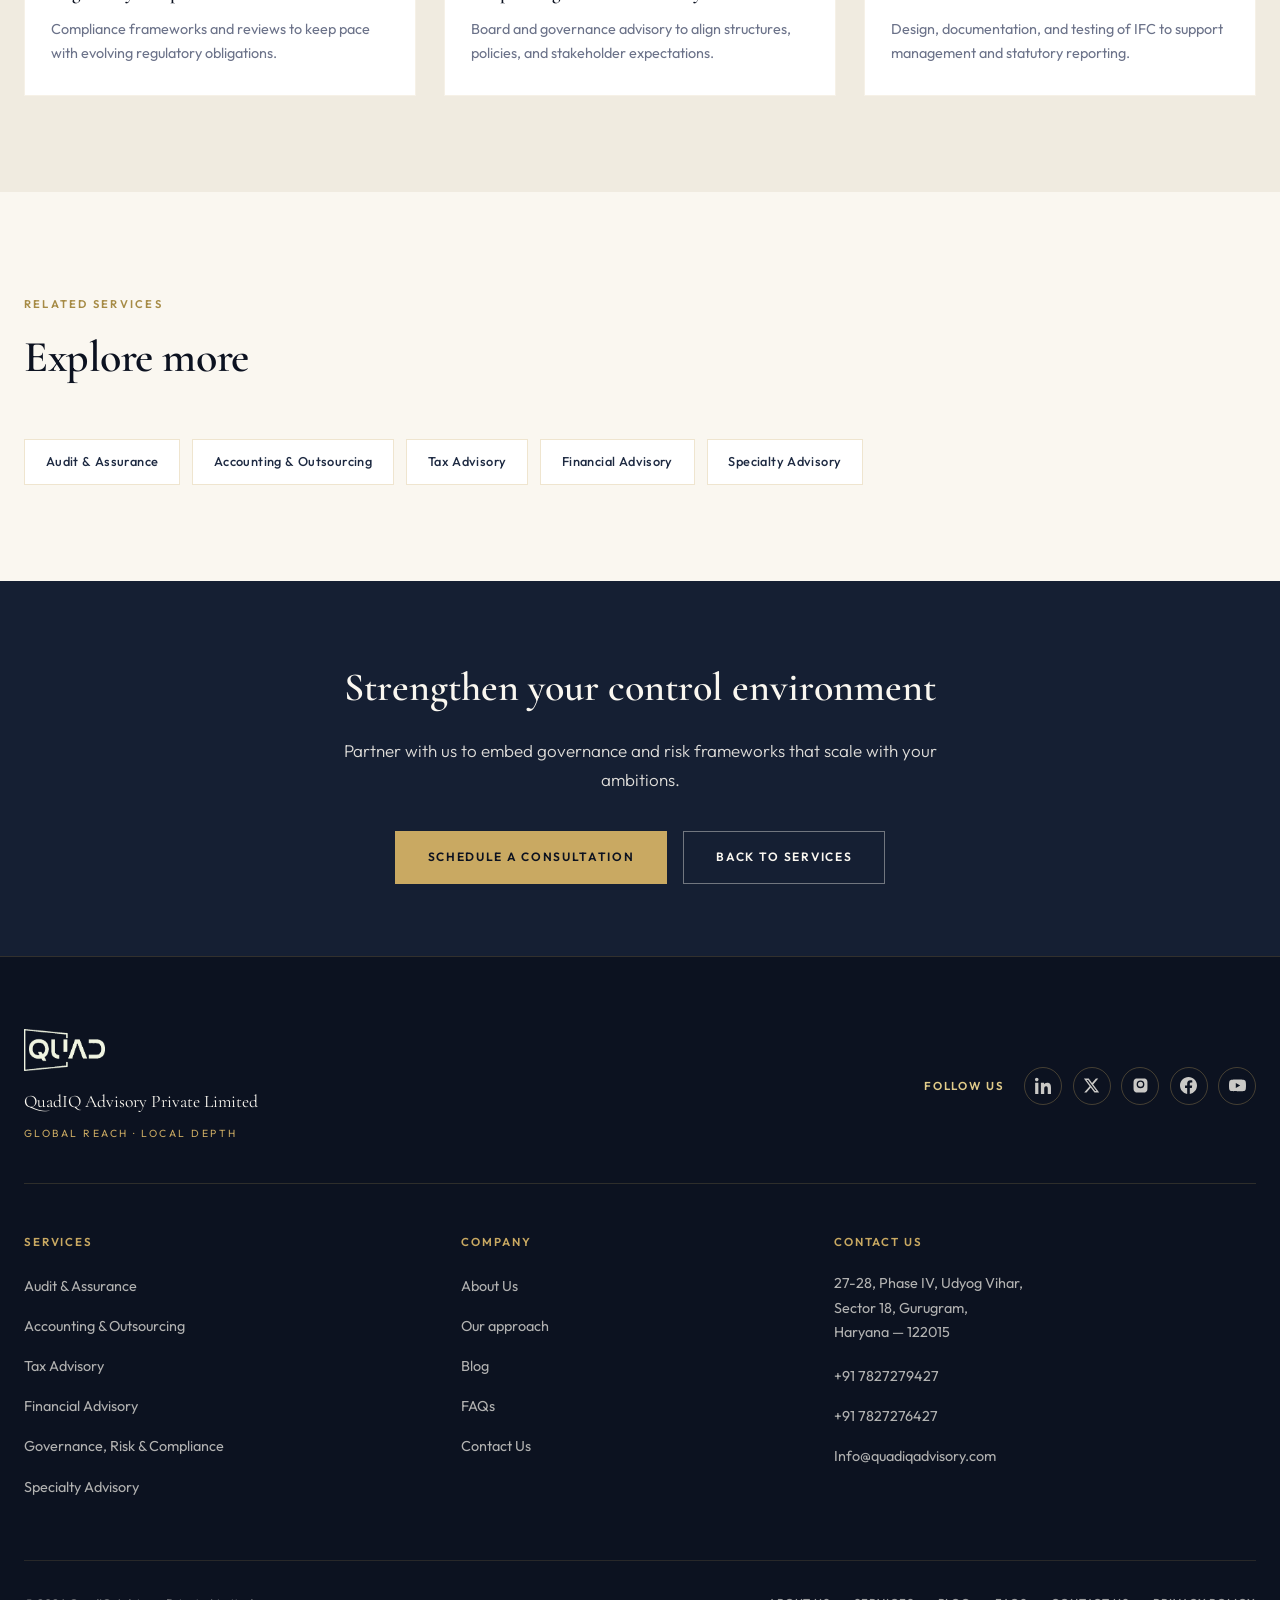
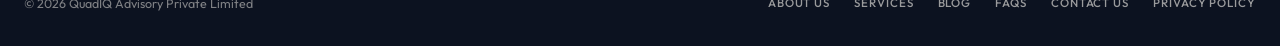
<file: services/governance-risk-compliance.html>
<!DOCTYPE html>
<html lang="en-IN">
<head>
  <!-- Google tag (gtag.js) -->
  <script async src="https://www.googletagmanager.com/gtag/js?id=G-BCS0HP3KTW"></script>
  <script>
    window.dataLayer = window.dataLayer || [];
    function gtag(){dataLayer.push(arguments);}
    gtag('js', new Date());

    gtag('config', 'G-BCS0HP3KTW');
  </script>
  <meta charset="UTF-8" />
  <meta name="viewport" content="width=device-width, initial-scale=1.0" />
  <title>Governance, Risk &amp; Compliance Services in Gurugram | QuadIQ Advisory</title>
  <meta name="description" content="Internal audit, enterprise risk management, process design, regulatory compliance, and corporate governance advisory from QuadIQ Advisory, Gurugram." />
  <meta name="keywords" content="GRC advisory India, internal audit Gurugram, enterprise risk management, corporate governance, regulatory compliance, internal financial controls" />
  <meta name="author" content="QuadIQ Advisory Private Limited" />
  <meta name="robots" content="index, follow, max-image-preview:large" />
  <meta name="theme-color" content="#0c1220" />

  <link rel="canonical" href="https://quadiqadvisory.com/services/governance-risk-compliance.html" />

  <meta property="og:type" content="website" />
  <meta property="og:site_name" content="QuadIQ Advisory" />
  <meta property="og:title" content="Governance, Risk &amp; Compliance | QuadIQ Advisory" />
  <meta property="og:description" content="Providing unwavering confidence in governance, risk management, and internal control processes." />
  <meta property="og:url" content="https://quadiqadvisory.com/services/governance-risk-compliance.html" />
  <meta property="og:locale" content="en_IN" />
  <meta property="og:image" content="https://quadiqadvisory.com/public/assets/og-image.jpg" />

  <meta name="twitter:card" content="summary_large_image" />
  <meta name="twitter:title" content="Governance, Risk &amp; Compliance | QuadIQ Advisory" />
  <meta name="twitter:description" content="Internal audit, risk management, and corporate governance advisory in Gurugram, India." />
  <meta name="twitter:image" content="https://quadiqadvisory.com/public/assets/og-image.jpg" />

  <link rel="icon" href="../public/assets/favicon.png" type="image/png" />
  <link rel="apple-touch-icon" href="../public/assets/logo.png" />
  <link rel="manifest" href="../site.webmanifest" />

  <link rel="preconnect" href="https://fonts.googleapis.com" />
  <link rel="preconnect" href="https://fonts.gstatic.com" crossorigin />
  <link href="https://fonts.googleapis.com/css2?family=Cormorant+Garamond:ital,wght@0,500;0,600;0,700;1,500&family=Outfit:wght@300;400;500;600&display=swap" rel="stylesheet" />
  <link rel="stylesheet" href="../css/styles.css" />

  <script type="application/ld+json">
  {
    "@context": "https://schema.org",
    "@graph": [
      {
        "@type": "Service",
        "name": "Governance, Risk & Compliance",
        "serviceType": "Governance, Risk and Compliance",
        "provider": { "@type": "Organization", "name": "QuadIQ Advisory Private Limited", "url": "https://quadiqadvisory.com/" },
        "areaServed": { "@type": "Country", "name": "India" },
        "url": "https://quadiqadvisory.com/services/governance-risk-compliance.html",
        "description": "Internal audit, enterprise risk management, process design, regulatory compliance, and corporate governance advisory."
      },
      {
        "@type": "BreadcrumbList",
        "itemListElement": [
          { "@type": "ListItem", "position": 1, "name": "Home", "item": "https://quadiqadvisory.com/" },
          { "@type": "ListItem", "position": 2, "name": "Services", "item": "https://quadiqadvisory.com/#services" },
          { "@type": "ListItem", "position": 3, "name": "Governance, Risk & Compliance", "item": "https://quadiqadvisory.com/services/governance-risk-compliance.html" }
        ]
      }
    ]
  }
  </script>
</head>
<body>
  <header class="site-header" id="top">
    <div class="container header-inner">
      <a href="../index.html#top" class="brand" aria-label="QuadIQ Advisory home">
        <img src="../public/assets/logo-light.png" alt="QUAD" class="brand-logo logo" width="120" height="63" data-logo-dark="../public/assets/logo.png" data-logo-light="../public/assets/logo-light.png" />
        <span class="brand-text">QuadIQ Advisory</span>
      </a>
      <button class="nav-toggle" aria-label="Open menu" aria-expanded="false" aria-controls="site-nav">
        <span></span><span></span><span></span>
      </button>
      <nav class="site-nav" id="site-nav" aria-label="Main navigation">
        <a href="../index.html#about">About Us</a>
        <a href="../index.html#services">Services</a>
        <a href="../index.html#approach">Approach</a>
        <a href="../blog/index.html">Blog</a>
        <a href="../index.html#faq">FAQs</a>
        <a href="../index.html#contact" class="nav-cta">Contact Us</a>
      </nav>
    </div>
  </header>

  <main id="main-content">
    <section class="page-hero" aria-label="Governance, Risk and Compliance">
      <div class="hero-pattern" aria-hidden="true"></div>
      <div class="container">
        <nav class="breadcrumb" aria-label="Breadcrumb">
          <a href="../index.html">Home</a>
          <span class="sep" aria-hidden="true">/</span>
          <a href="../index.html#services">Services</a>
          <span class="sep" aria-hidden="true">/</span>
          <span aria-current="page">Governance, Risk &amp; Compliance</span>
        </nav>
        <span class="service-num">05</span>
        <h1>Governance, Risk &amp; Compliance</h1>
        <p class="page-hero-lead">
          Providing unwavering confidence in governance, risk management, and internal control processes —
          so leadership can pursue growth with assurance.
        </p>
        <div class="hero-actions">
          <a href="../index.html#contact" class="btn btn-gold">Request a proposal</a>
          <a href="#offerings" class="btn btn-ghost">What we offer</a>
        </div>
      </div>
    </section>

    <section class="section">
      <div class="container">
        <div class="split reveal">
          <div class="prose">
            <span class="label">Overview</span>
            <p class="lead">
              Strong governance is the foundation on which confident growth is built. We help you design,
              embed, and test the controls that keep your organisation resilient.
            </p>
            <p>
              Our risk-based approach connects strategy to operations — identifying what could go wrong,
              prioritising what matters, and strengthening the processes that protect value.
            </p>
            <p>
              From internal audit to board-level governance, we provide independent assurance and practical
              recommendations you can act on.
            </p>
          </div>
          <aside class="about-card">
            <div class="about-card-header">
              <span class="label label--light">Why QuadIQ</span>
            </div>
            <ul class="check-list">
              <li>Risk-based, business-aligned approach</li>
              <li>Practical, implementable recommendations</li>
              <li>Independent and objective assurance</li>
              <li>Experience across sectors and scale</li>
            </ul>
          </aside>
        </div>
      </div>
    </section>

    <section class="section section-ivory" id="offerings">
      <div class="container">
        <div class="section-intro centered reveal">
          <span class="label">What we offer</span>
          <h2 class="section-title">Confidence built into your controls</h2>
        </div>
        <div class="feature-grid">
          <article class="feature-card reveal">
            <h3>Internal audit</h3>
            <p>Risk-based internal audit programmes that strengthen controls and add operational value.</p>
          </article>
          <article class="feature-card reveal">
            <h3>Enterprise risk management</h3>
            <p>Risk frameworks, registers, and assessments that connect strategy to day-to-day operations.</p>
          </article>
          <article class="feature-card reveal">
            <h3>Process &amp; SOP design</h3>
            <p>Standard operating procedures and process re-engineering for efficiency and control.</p>
          </article>
          <article class="feature-card reveal">
            <h3>Regulatory compliance</h3>
            <p>Compliance frameworks and reviews to keep pace with evolving regulatory obligations.</p>
          </article>
          <article class="feature-card reveal">
            <h3>Corporate governance advisory</h3>
            <p>Board and governance advisory to align structures, policies, and stakeholder expectations.</p>
          </article>
          <article class="feature-card reveal">
            <h3>Internal financial controls</h3>
            <p>Design, documentation, and testing of IFC to support management and statutory reporting.</p>
          </article>
        </div>
      </div>
    </section>

    <section class="section">
      <div class="container">
        <div class="section-intro reveal">
          <span class="label">Related services</span>
          <h2 class="section-title">Explore more</h2>
        </div>
        <div class="related-services reveal">
          <a class="related-link" href="audit-assurance.html">Audit &amp; Assurance</a>
          <a class="related-link" href="accounting-outsourcing.html">Accounting &amp; Outsourcing</a>
          <a class="related-link" href="tax-advisory.html">Tax Advisory</a>
          <a class="related-link" href="financial-advisory.html">Financial Advisory</a>
          <a class="related-link" href="specialty-advisory.html">Specialty Advisory</a>
        </div>
      </div>
    </section>

    <section class="cta-band">
      <div class="container">
        <h2>Strengthen your control environment</h2>
        <p>Partner with us to embed governance and risk frameworks that scale with your ambitions.</p>
        <div class="cta-actions">
          <a href="../index.html#contact" class="btn btn-gold">Schedule a consultation</a>
          <a href="../index.html#services" class="btn btn-ghost">Back to services</a>
        </div>
      </div>
    </section>
  </main>

  <footer class="site-footer">
    <div class="container">
      <div class="footer-top">
        <div class="footer-brand">
          <img src="../public/assets/logo-light.png" alt="QUAD" class="footer-logo logo" width="140" height="73" />
          <p class="footer-name">QuadIQ Advisory Private Limited</p>
          <p class="footer-tagline">Global Reach · Local Depth</p>
        </div>
        <div class="footer-social">
          <span class="footer-social-label">Follow us</span>
          <div class="social-icons">
            <a href="#" aria-label="Follow on LinkedIn" target="_blank" rel="noopener noreferrer">
              <svg viewBox="0 0 24 24" fill="currentColor" aria-hidden="true"><path d="M4.98 3.5C4.98 4.88 3.87 6 2.5 6S0 4.88 0 3.5 1.12 1 2.5 1s2.48 1.12 2.48 2.5zM.22 8.25h4.56V24H.22V8.25zM8.34 8.25h4.37v2.15h.06c.61-1.15 2.1-2.36 4.32-2.36 4.62 0 5.47 3.04 5.47 6.99V24h-4.56v-6.99c0-1.67-.03-3.81-2.32-3.81-2.32 0-2.68 1.81-2.68 3.69V24H8.34V8.25z"/></svg>
            </a>
            <a href="#" aria-label="Follow on X" target="_blank" rel="noopener noreferrer">
              <svg viewBox="0 0 24 24" fill="currentColor" aria-hidden="true"><path d="M18.244 2.25h3.308l-7.227 8.26 8.502 11.24h-6.66l-5.214-6.817L4.99 21.75H1.68l7.73-8.835L1.254 2.25H8.08l4.713 6.231 5.45-6.231zm-1.161 17.52h1.833L7.084 4.126H5.117L17.083 19.77z"/></svg>
            </a>
            <a href="#" aria-label="Follow on Instagram" target="_blank" rel="noopener noreferrer">
              <svg viewBox="0 0 24 24" fill="currentColor" aria-hidden="true"><path d="M12 2.16c3.2 0 3.58.01 4.85.07 1.17.05 1.8.25 2.23.41.56.22.96.48 1.38.9.42.42.68.82.9 1.38.16.43.36 1.06.41 2.23.06 1.27.07 1.65.07 4.85s-.01 3.58-.07 4.85c-.05 1.17-.25 1.8-.41 2.23-.22.56-.48.96-.9 1.38-.42.42-.82.68-1.38.9-.43.16-1.06.36-2.23.41-1.27.06-1.65.07-4.85.07s-3.58-.01-4.85-.07c-1.17-.05-1.8-.25-2.23-.41-.56-.22-.96-.48-1.38-.9-.42-.42-.68-.82-.9-1.38-.16-.43-.36-1.06-.41-2.23C2.17 15.58 2.16 15.2 2.16 12s.01-3.58.07-4.85c.05-1.17.25-1.8.41-2.23.22-.56.48-.96.9-1.38.42-.42.82-.68 1.38-.9.43-.16 1.06-.36 2.23-.41C8.42 2.17 8.8 2.16 12 2.16zm0 2.76a5.46 5.46 0 100 10.92 5.46 5.46 0 000-10.92zm0 9a3.54 3.54 0 110-7.08 3.54 3.54 0 010 7.08zm6.95-9.22a1.27 1.27 0 11-2.54 0 1.27 1.27 0 012.54 0z"/></svg>
            </a>
            <a href="#" aria-label="Follow on Facebook" target="_blank" rel="noopener noreferrer">
              <svg viewBox="0 0 24 24" fill="currentColor" aria-hidden="true"><path d="M24 12.07C24 5.4 18.63 0 12 0S0 5.4 0 12.07C0 18.1 4.39 23.1 10.12 24v-8.44H7.08v-3.49h3.04V9.41c0-3.02 1.79-4.69 4.53-4.69 1.31 0 2.69.24 2.69.24v2.97h-1.52c-1.49 0-1.96.93-1.96 1.89v2.25h3.33l-.53 3.49h-2.8V24C19.61 23.1 24 18.1 24 12.07z"/></svg>
            </a>
            <a href="#" aria-label="Subscribe on YouTube" target="_blank" rel="noopener noreferrer">
              <svg viewBox="0 0 24 24" fill="currentColor" aria-hidden="true"><path d="M23.5 6.2a3.02 3.02 0 00-2.12-2.14C19.5 3.55 12 3.55 12 3.55s-7.5 0-9.38.51A3.02 3.02 0 00.5 6.2C0 8.08 0 12 0 12s0 3.92.5 5.8a3.02 3.02 0 002.12 2.14c1.88.51 9.38.51 9.38.51s7.5 0 9.38-.51a3.02 3.02 0 002.12-2.14c.5-1.88.5-5.8.5-5.8s0-3.92-.5-5.8zM9.6 15.57V8.43L15.82 12 9.6 15.57z"/></svg>
            </a>
          </div>
        </div>
      </div>

      <div class="footer-grid">
        <div class="footer-col">
          <h4>Services</h4>
          <ul>
            <li><a href="audit-assurance.html">Audit &amp; Assurance</a></li>
            <li><a href="accounting-outsourcing.html">Accounting &amp; Outsourcing</a></li>
            <li><a href="tax-advisory.html">Tax Advisory</a></li>
            <li><a href="financial-advisory.html">Financial Advisory</a></li>
            <li><a href="governance-risk-compliance.html">Governance, Risk &amp; Compliance</a></li>
            <li><a href="specialty-advisory.html">Specialty Advisory</a></li>
          </ul>
        </div>
        <div class="footer-col">
          <h4>Company</h4>
          <ul>
            <li><a href="../index.html#about">About Us</a></li>
            <li><a href="../index.html#approach">Our approach</a></li>
            <li><a href="../blog/index.html">Blog</a></li>
            <li><a href="../index.html#faq">FAQs</a></li>
            <li><a href="../index.html#contact">Contact Us</a></li>
          </ul>
        </div>
        <div class="footer-col">
          <h4>Contact us</h4>
          <address>
            27-28, Phase IV, Udyog Vihar,<br />
            Sector 18, Gurugram,<br />
            Haryana — 122015
          </address>
          <ul>
            <li><a href="tel:+917827279427">+91 7827279427</a></li>
            <li><a href="tel:+917827276427">+91 7827276427</a></li>
            <li><a href="mailto:Info@quadiqadvisory.com">Info@quadiqadvisory.com</a></li>
          </ul>
        </div>
      </div>

      <div class="footer-bottom">
        <p class="footer-copy">&copy; <span id="year"></span> QuadIQ Advisory Private Limited</p>
        <nav class="footer-legal" aria-label="Footer">
          <a href="../index.html#about">About Us</a>
          <a href="../index.html#services">Services</a>
          <a href="../blog/index.html">Blog</a>
          <a href="../index.html#faq">FAQs</a>
          <a href="../index.html#contact">Contact Us</a>
          <a href="../privacy-policy.html">Privacy Policy</a>
        </nav>
      </div>
    </div>
  </footer>

  <a
    href="https://wa.me/917827279427?text=Hello%2C%20I%20would%20like%20to%20enquire%20about%20QuadIQ%20Advisory%20services."
    class="whatsapp-float"
    target="_blank"
    rel="noopener noreferrer"
    aria-label="Chat on WhatsApp"
  >
    <svg viewBox="0 0 24 24" width="28" height="28" aria-hidden="true" focusable="false">
      <path fill="currentColor" d="M17.472 14.382c-.297-.149-1.758-.867-2.03-.967-.273-.099-.471-.148-.67.15-.197.297-.767.966-.94 1.164-.173.199-.347.223-.644.075-.297-.15-1.255-.463-2.39-1.475-.883-.788-1.48-1.761-1.653-2.059-.173-.297-.018-.458.13-.606.134-.133.298-.347.446-.52.149-.174.198-.298.298-.497.099-.198.05-.371-.025-.52-.075-.149-.669-1.612-.916-2.207-.242-.579-.487-.5-.669-.51-.173-.008-.371-.01-.57-.01-.198 0-.52.074-.792.372-.272.297-1.04 1.016-1.04 2.479 0 1.462 1.065 2.875 1.213 3.074.149.198 2.096 3.2 5.077 4.487.709.306 1.262.489 1.694.625.712.227 1.36.195 1.871.118.571-.085 1.758-.719 2.006-1.413.248-.694.248-1.289.173-1.413-.074-.124-.272-.198-.57-.347m-5.421 7.403h-.004a9.87 9.87 0 01-5.031-1.378l-.361-.214-3.741.982.998-3.648-.235-.374a9.86 9.86 0 01-1.51-5.26c.001-5.45 4.436-9.884 9.888-9.884 2.64 0 5.122 1.03 6.988 2.898a9.825 9.825 0 012.893 6.994c-.003 5.45-4.435 9.884-9.881 9.884m8.413-18.297A11.815 11.815 0 0012.05 0C5.495 0 .16 5.335.157 11.892c0 2.096.547 4.142 1.588 5.945L.057 24l6.305-1.654a11.882 11.882 0 005.683 1.448h.005c6.554 0 11.89-5.335 11.893-11.893a11.821 11.821 0 00-3.48-8.413z"/>
    </svg>
  </a>

  <script src="../js/main.js"></script>
</body>
</html>
</file>
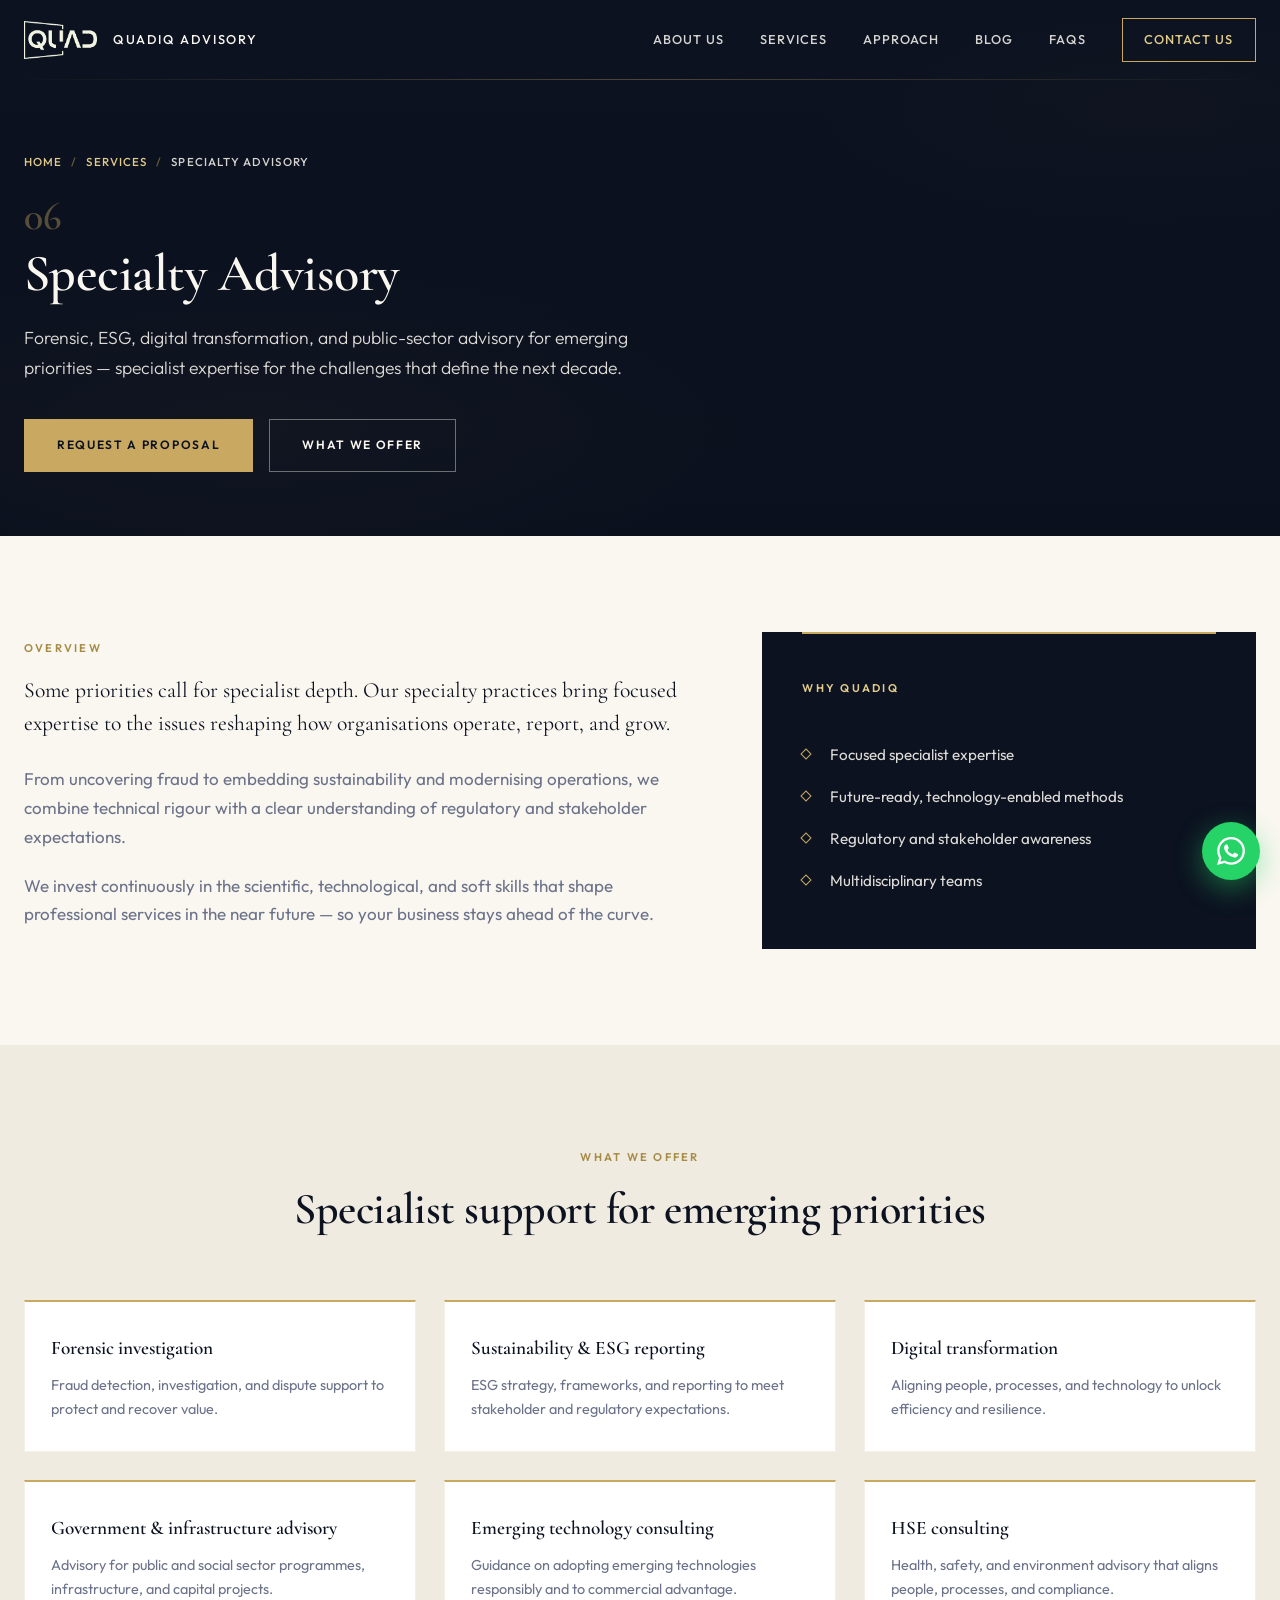
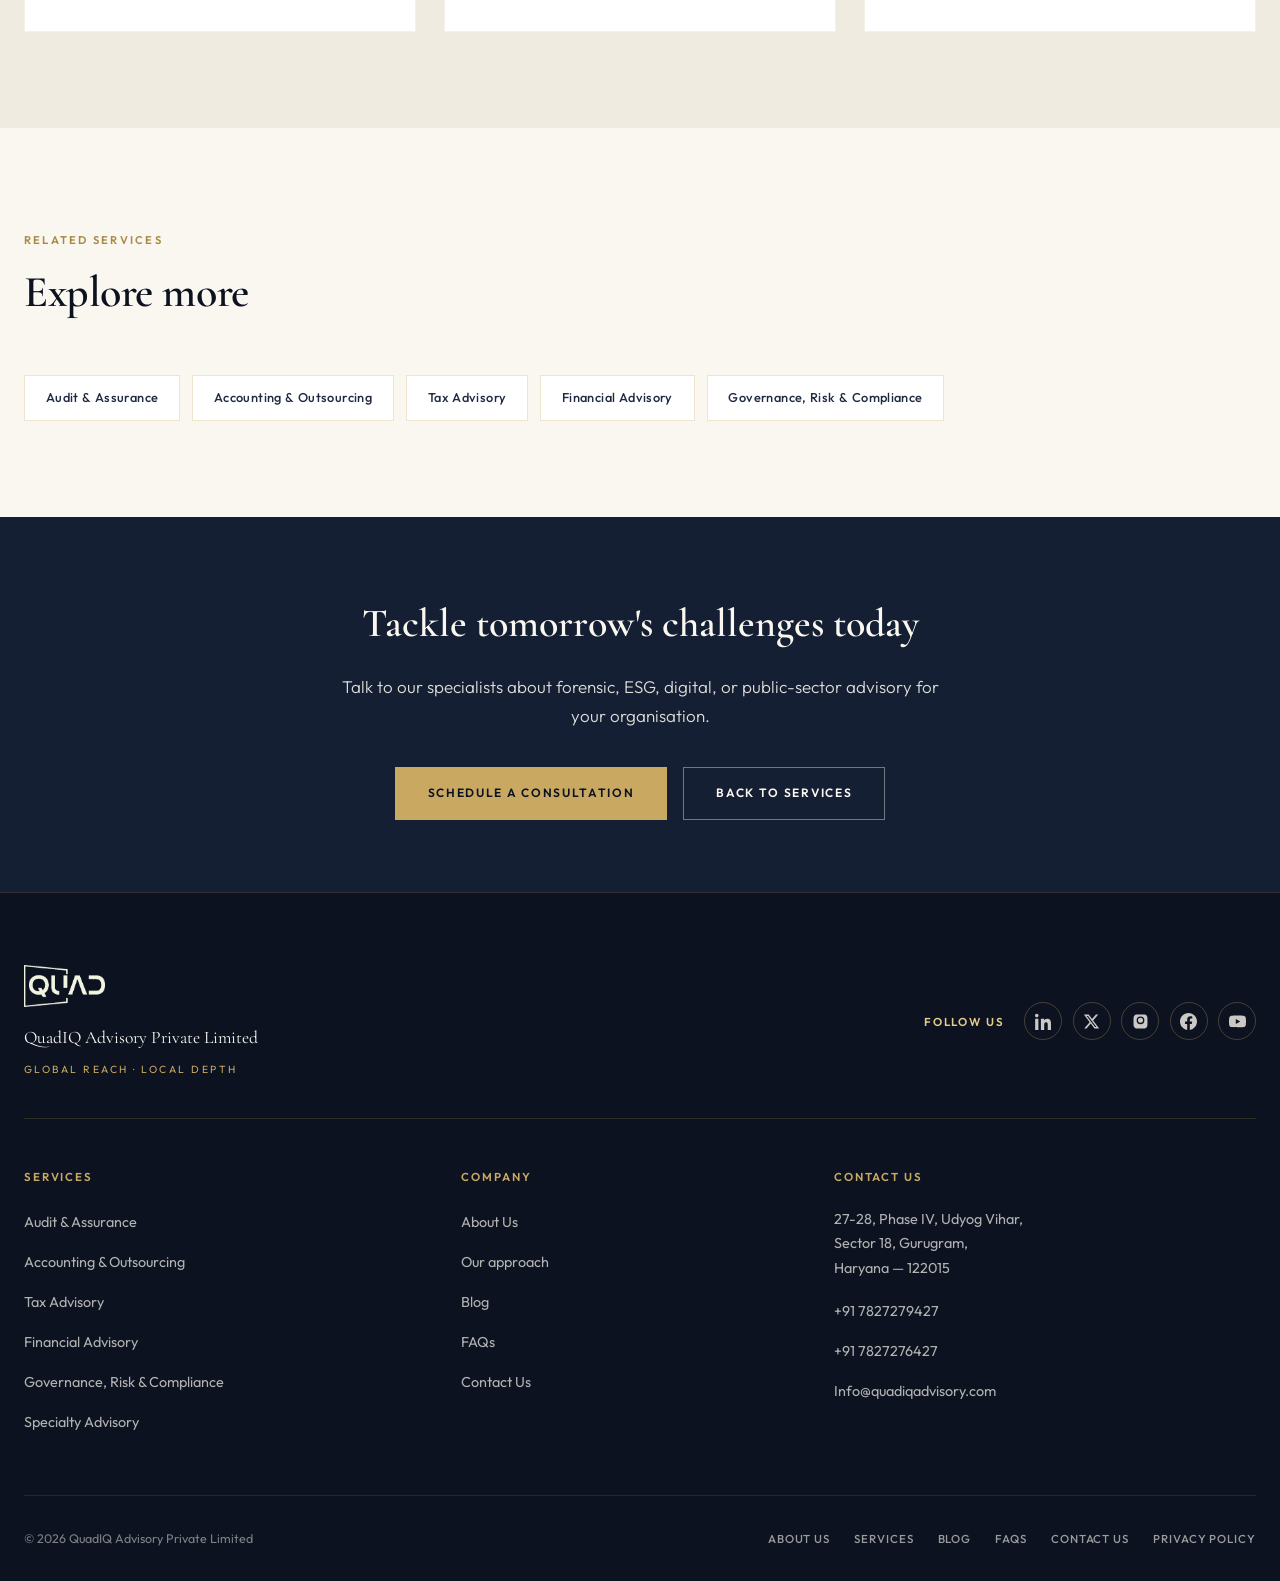
<file: services/specialty-advisory.html>
<!DOCTYPE html>
<html lang="en-IN">
<head>
  <!-- Google tag (gtag.js) -->
  <script async src="https://www.googletagmanager.com/gtag/js?id=G-BCS0HP3KTW"></script>
  <script>
    window.dataLayer = window.dataLayer || [];
    function gtag(){dataLayer.push(arguments);}
    gtag('js', new Date());

    gtag('config', 'G-BCS0HP3KTW');
  </script>
  <meta charset="UTF-8" />
  <meta name="viewport" content="width=device-width, initial-scale=1.0" />
  <title>Specialty Advisory Services in Gurugram | QuadIQ Advisory</title>
  <meta name="description" content="Forensic investigation, sustainability &amp; ESG reporting, digital transformation, government &amp; infrastructure, and emerging technology advisory from QuadIQ Advisory, Gurugram." />
  <meta name="keywords" content="forensic investigation India, ESG reporting Gurugram, sustainability advisory, digital transformation, infrastructure advisory, emerging technology consulting" />
  <meta name="author" content="QuadIQ Advisory Private Limited" />
  <meta name="robots" content="index, follow, max-image-preview:large" />
  <meta name="theme-color" content="#0c1220" />

  <link rel="canonical" href="https://quadiqadvisory.com/services/specialty-advisory.html" />

  <meta property="og:type" content="website" />
  <meta property="og:site_name" content="QuadIQ Advisory" />
  <meta property="og:title" content="Specialty Advisory Services | QuadIQ Advisory" />
  <meta property="og:description" content="Forensic, ESG, digital transformation, and public-sector advisory for emerging priorities." />
  <meta property="og:url" content="https://quadiqadvisory.com/services/specialty-advisory.html" />
  <meta property="og:locale" content="en_IN" />
  <meta property="og:image" content="https://quadiqadvisory.com/public/assets/og-image.jpg" />

  <meta name="twitter:card" content="summary_large_image" />
  <meta name="twitter:title" content="Specialty Advisory Services | QuadIQ Advisory" />
  <meta name="twitter:description" content="Forensic, ESG, digital transformation, and public-sector advisory in Gurugram, India." />
  <meta name="twitter:image" content="https://quadiqadvisory.com/public/assets/og-image.jpg" />

  <link rel="icon" href="../public/assets/favicon.png" type="image/png" />
  <link rel="apple-touch-icon" href="../public/assets/logo.png" />
  <link rel="manifest" href="../site.webmanifest" />

  <link rel="preconnect" href="https://fonts.googleapis.com" />
  <link rel="preconnect" href="https://fonts.gstatic.com" crossorigin />
  <link href="https://fonts.googleapis.com/css2?family=Cormorant+Garamond:ital,wght@0,500;0,600;0,700;1,500&family=Outfit:wght@300;400;500;600&display=swap" rel="stylesheet" />
  <link rel="stylesheet" href="../css/styles.css" />

  <script type="application/ld+json">
  {
    "@context": "https://schema.org",
    "@graph": [
      {
        "@type": "Service",
        "name": "Specialty Advisory",
        "serviceType": "Specialty Advisory",
        "provider": { "@type": "Organization", "name": "QuadIQ Advisory Private Limited", "url": "https://quadiqadvisory.com/" },
        "areaServed": { "@type": "Country", "name": "India" },
        "url": "https://quadiqadvisory.com/services/specialty-advisory.html",
        "description": "Forensic investigation, sustainability & ESG reporting, digital transformation, government & infrastructure, and emerging technology advisory."
      },
      {
        "@type": "BreadcrumbList",
        "itemListElement": [
          { "@type": "ListItem", "position": 1, "name": "Home", "item": "https://quadiqadvisory.com/" },
          { "@type": "ListItem", "position": 2, "name": "Services", "item": "https://quadiqadvisory.com/#services" },
          { "@type": "ListItem", "position": 3, "name": "Specialty Advisory", "item": "https://quadiqadvisory.com/services/specialty-advisory.html" }
        ]
      }
    ]
  }
  </script>
</head>
<body>
  <header class="site-header" id="top">
    <div class="container header-inner">
      <a href="../index.html#top" class="brand" aria-label="QuadIQ Advisory home">
        <img src="../public/assets/logo-light.png" alt="QUAD" class="brand-logo logo" width="120" height="63" data-logo-dark="../public/assets/logo.png" data-logo-light="../public/assets/logo-light.png" />
        <span class="brand-text">QuadIQ Advisory</span>
      </a>
      <button class="nav-toggle" aria-label="Open menu" aria-expanded="false" aria-controls="site-nav">
        <span></span><span></span><span></span>
      </button>
      <nav class="site-nav" id="site-nav" aria-label="Main navigation">
        <a href="../index.html#about">About Us</a>
        <a href="../index.html#services">Services</a>
        <a href="../index.html#approach">Approach</a>
        <a href="../blog/index.html">Blog</a>
        <a href="../index.html#faq">FAQs</a>
        <a href="../index.html#contact" class="nav-cta">Contact Us</a>
      </nav>
    </div>
  </header>

  <main id="main-content">
    <section class="page-hero" aria-label="Specialty Advisory">
      <div class="hero-pattern" aria-hidden="true"></div>
      <div class="container">
        <nav class="breadcrumb" aria-label="Breadcrumb">
          <a href="../index.html">Home</a>
          <span class="sep" aria-hidden="true">/</span>
          <a href="../index.html#services">Services</a>
          <span class="sep" aria-hidden="true">/</span>
          <span aria-current="page">Specialty Advisory</span>
        </nav>
        <span class="service-num">06</span>
        <h1>Specialty Advisory</h1>
        <p class="page-hero-lead">
          Forensic, ESG, digital transformation, and public-sector advisory for emerging priorities —
          specialist expertise for the challenges that define the next decade.
        </p>
        <div class="hero-actions">
          <a href="../index.html#contact" class="btn btn-gold">Request a proposal</a>
          <a href="#offerings" class="btn btn-ghost">What we offer</a>
        </div>
      </div>
    </section>

    <section class="section">
      <div class="container">
        <div class="split reveal">
          <div class="prose">
            <span class="label">Overview</span>
            <p class="lead">
              Some priorities call for specialist depth. Our specialty practices bring focused expertise to
              the issues reshaping how organisations operate, report, and grow.
            </p>
            <p>
              From uncovering fraud to embedding sustainability and modernising operations, we combine
              technical rigour with a clear understanding of regulatory and stakeholder expectations.
            </p>
            <p>
              We invest continuously in the scientific, technological, and soft skills that shape professional
              services in the near future — so your business stays ahead of the curve.
            </p>
          </div>
          <aside class="about-card">
            <div class="about-card-header">
              <span class="label label--light">Why QuadIQ</span>
            </div>
            <ul class="check-list">
              <li>Focused specialist expertise</li>
              <li>Future-ready, technology-enabled methods</li>
              <li>Regulatory and stakeholder awareness</li>
              <li>Multidisciplinary teams</li>
            </ul>
          </aside>
        </div>
      </div>
    </section>

    <section class="section section-ivory" id="offerings">
      <div class="container">
        <div class="section-intro centered reveal">
          <span class="label">What we offer</span>
          <h2 class="section-title">Specialist support for emerging priorities</h2>
        </div>
        <div class="feature-grid">
          <article class="feature-card reveal">
            <h3>Forensic investigation</h3>
            <p>Fraud detection, investigation, and dispute support to protect and recover value.</p>
          </article>
          <article class="feature-card reveal">
            <h3>Sustainability &amp; ESG reporting</h3>
            <p>ESG strategy, frameworks, and reporting to meet stakeholder and regulatory expectations.</p>
          </article>
          <article class="feature-card reveal">
            <h3>Digital transformation</h3>
            <p>Aligning people, processes, and technology to unlock efficiency and resilience.</p>
          </article>
          <article class="feature-card reveal">
            <h3>Government &amp; infrastructure advisory</h3>
            <p>Advisory for public and social sector programmes, infrastructure, and capital projects.</p>
          </article>
          <article class="feature-card reveal">
            <h3>Emerging technology consulting</h3>
            <p>Guidance on adopting emerging technologies responsibly and to commercial advantage.</p>
          </article>
          <article class="feature-card reveal">
            <h3>HSE consulting</h3>
            <p>Health, safety, and environment advisory that aligns people, processes, and compliance.</p>
          </article>
        </div>
      </div>
    </section>

    <section class="section">
      <div class="container">
        <div class="section-intro reveal">
          <span class="label">Related services</span>
          <h2 class="section-title">Explore more</h2>
        </div>
        <div class="related-services reveal">
          <a class="related-link" href="audit-assurance.html">Audit &amp; Assurance</a>
          <a class="related-link" href="accounting-outsourcing.html">Accounting &amp; Outsourcing</a>
          <a class="related-link" href="tax-advisory.html">Tax Advisory</a>
          <a class="related-link" href="financial-advisory.html">Financial Advisory</a>
          <a class="related-link" href="governance-risk-compliance.html">Governance, Risk &amp; Compliance</a>
        </div>
      </div>
    </section>

    <section class="cta-band">
      <div class="container">
        <h2>Tackle tomorrow's challenges today</h2>
        <p>Talk to our specialists about forensic, ESG, digital, or public-sector advisory for your organisation.</p>
        <div class="cta-actions">
          <a href="../index.html#contact" class="btn btn-gold">Schedule a consultation</a>
          <a href="../index.html#services" class="btn btn-ghost">Back to services</a>
        </div>
      </div>
    </section>
  </main>

  <footer class="site-footer">
    <div class="container">
      <div class="footer-top">
        <div class="footer-brand">
          <img src="../public/assets/logo-light.png" alt="QUAD" class="footer-logo logo" width="140" height="73" />
          <p class="footer-name">QuadIQ Advisory Private Limited</p>
          <p class="footer-tagline">Global Reach · Local Depth</p>
        </div>
        <div class="footer-social">
          <span class="footer-social-label">Follow us</span>
          <div class="social-icons">
            <a href="#" aria-label="Follow on LinkedIn" target="_blank" rel="noopener noreferrer">
              <svg viewBox="0 0 24 24" fill="currentColor" aria-hidden="true"><path d="M4.98 3.5C4.98 4.88 3.87 6 2.5 6S0 4.88 0 3.5 1.12 1 2.5 1s2.48 1.12 2.48 2.5zM.22 8.25h4.56V24H.22V8.25zM8.34 8.25h4.37v2.15h.06c.61-1.15 2.1-2.36 4.32-2.36 4.62 0 5.47 3.04 5.47 6.99V24h-4.56v-6.99c0-1.67-.03-3.81-2.32-3.81-2.32 0-2.68 1.81-2.68 3.69V24H8.34V8.25z"/></svg>
            </a>
            <a href="#" aria-label="Follow on X" target="_blank" rel="noopener noreferrer">
              <svg viewBox="0 0 24 24" fill="currentColor" aria-hidden="true"><path d="M18.244 2.25h3.308l-7.227 8.26 8.502 11.24h-6.66l-5.214-6.817L4.99 21.75H1.68l7.73-8.835L1.254 2.25H8.08l4.713 6.231 5.45-6.231zm-1.161 17.52h1.833L7.084 4.126H5.117L17.083 19.77z"/></svg>
            </a>
            <a href="#" aria-label="Follow on Instagram" target="_blank" rel="noopener noreferrer">
              <svg viewBox="0 0 24 24" fill="currentColor" aria-hidden="true"><path d="M12 2.16c3.2 0 3.58.01 4.85.07 1.17.05 1.8.25 2.23.41.56.22.96.48 1.38.9.42.42.68.82.9 1.38.16.43.36 1.06.41 2.23.06 1.27.07 1.65.07 4.85s-.01 3.58-.07 4.85c-.05 1.17-.25 1.8-.41 2.23-.22.56-.48.96-.9 1.38-.42.42-.82.68-1.38.9-.43.16-1.06.36-2.23.41-1.27.06-1.65.07-4.85.07s-3.58-.01-4.85-.07c-1.17-.05-1.8-.25-2.23-.41-.56-.22-.96-.48-1.38-.9-.42-.42-.68-.82-.9-1.38-.16-.43-.36-1.06-.41-2.23C2.17 15.58 2.16 15.2 2.16 12s.01-3.58.07-4.85c.05-1.17.25-1.8.41-2.23.22-.56.48-.96.9-1.38.42-.42.82-.68 1.38-.9.43-.16 1.06-.36 2.23-.41C8.42 2.17 8.8 2.16 12 2.16zm0 2.76a5.46 5.46 0 100 10.92 5.46 5.46 0 000-10.92zm0 9a3.54 3.54 0 110-7.08 3.54 3.54 0 010 7.08zm6.95-9.22a1.27 1.27 0 11-2.54 0 1.27 1.27 0 012.54 0z"/></svg>
            </a>
            <a href="#" aria-label="Follow on Facebook" target="_blank" rel="noopener noreferrer">
              <svg viewBox="0 0 24 24" fill="currentColor" aria-hidden="true"><path d="M24 12.07C24 5.4 18.63 0 12 0S0 5.4 0 12.07C0 18.1 4.39 23.1 10.12 24v-8.44H7.08v-3.49h3.04V9.41c0-3.02 1.79-4.69 4.53-4.69 1.31 0 2.69.24 2.69.24v2.97h-1.52c-1.49 0-1.96.93-1.96 1.89v2.25h3.33l-.53 3.49h-2.8V24C19.61 23.1 24 18.1 24 12.07z"/></svg>
            </a>
            <a href="#" aria-label="Subscribe on YouTube" target="_blank" rel="noopener noreferrer">
              <svg viewBox="0 0 24 24" fill="currentColor" aria-hidden="true"><path d="M23.5 6.2a3.02 3.02 0 00-2.12-2.14C19.5 3.55 12 3.55 12 3.55s-7.5 0-9.38.51A3.02 3.02 0 00.5 6.2C0 8.08 0 12 0 12s0 3.92.5 5.8a3.02 3.02 0 002.12 2.14c1.88.51 9.38.51 9.38.51s7.5 0 9.38-.51a3.02 3.02 0 002.12-2.14c.5-1.88.5-5.8.5-5.8s0-3.92-.5-5.8zM9.6 15.57V8.43L15.82 12 9.6 15.57z"/></svg>
            </a>
          </div>
        </div>
      </div>

      <div class="footer-grid">
        <div class="footer-col">
          <h4>Services</h4>
          <ul>
            <li><a href="audit-assurance.html">Audit &amp; Assurance</a></li>
            <li><a href="accounting-outsourcing.html">Accounting &amp; Outsourcing</a></li>
            <li><a href="tax-advisory.html">Tax Advisory</a></li>
            <li><a href="financial-advisory.html">Financial Advisory</a></li>
            <li><a href="governance-risk-compliance.html">Governance, Risk &amp; Compliance</a></li>
            <li><a href="specialty-advisory.html">Specialty Advisory</a></li>
          </ul>
        </div>
        <div class="footer-col">
          <h4>Company</h4>
          <ul>
            <li><a href="../index.html#about">About Us</a></li>
            <li><a href="../index.html#approach">Our approach</a></li>
            <li><a href="../blog/index.html">Blog</a></li>
            <li><a href="../index.html#faq">FAQs</a></li>
            <li><a href="../index.html#contact">Contact Us</a></li>
          </ul>
        </div>
        <div class="footer-col">
          <h4>Contact us</h4>
          <address>
            27-28, Phase IV, Udyog Vihar,<br />
            Sector 18, Gurugram,<br />
            Haryana — 122015
          </address>
          <ul>
            <li><a href="tel:+917827279427">+91 7827279427</a></li>
            <li><a href="tel:+917827276427">+91 7827276427</a></li>
            <li><a href="mailto:Info@quadiqadvisory.com">Info@quadiqadvisory.com</a></li>
          </ul>
        </div>
      </div>

      <div class="footer-bottom">
        <p class="footer-copy">&copy; <span id="year"></span> QuadIQ Advisory Private Limited</p>
        <nav class="footer-legal" aria-label="Footer">
          <a href="../index.html#about">About Us</a>
          <a href="../index.html#services">Services</a>
          <a href="../blog/index.html">Blog</a>
          <a href="../index.html#faq">FAQs</a>
          <a href="../index.html#contact">Contact Us</a>
          <a href="../privacy-policy.html">Privacy Policy</a>
        </nav>
      </div>
    </div>
  </footer>

  <a
    href="https://wa.me/917827279427?text=Hello%2C%20I%20would%20like%20to%20enquire%20about%20QuadIQ%20Advisory%20services."
    class="whatsapp-float"
    target="_blank"
    rel="noopener noreferrer"
    aria-label="Chat on WhatsApp"
  >
    <svg viewBox="0 0 24 24" width="28" height="28" aria-hidden="true" focusable="false">
      <path fill="currentColor" d="M17.472 14.382c-.297-.149-1.758-.867-2.03-.967-.273-.099-.471-.148-.67.15-.197.297-.767.966-.94 1.164-.173.199-.347.223-.644.075-.297-.15-1.255-.463-2.39-1.475-.883-.788-1.48-1.761-1.653-2.059-.173-.297-.018-.458.13-.606.134-.133.298-.347.446-.52.149-.174.198-.298.298-.497.099-.198.05-.371-.025-.52-.075-.149-.669-1.612-.916-2.207-.242-.579-.487-.5-.669-.51-.173-.008-.371-.01-.57-.01-.198 0-.52.074-.792.372-.272.297-1.04 1.016-1.04 2.479 0 1.462 1.065 2.875 1.213 3.074.149.198 2.096 3.2 5.077 4.487.709.306 1.262.489 1.694.625.712.227 1.36.195 1.871.118.571-.085 1.758-.719 2.006-1.413.248-.694.248-1.289.173-1.413-.074-.124-.272-.198-.57-.347m-5.421 7.403h-.004a9.87 9.87 0 01-5.031-1.378l-.361-.214-3.741.982.998-3.648-.235-.374a9.86 9.86 0 01-1.51-5.26c.001-5.45 4.436-9.884 9.888-9.884 2.64 0 5.122 1.03 6.988 2.898a9.825 9.825 0 012.893 6.994c-.003 5.45-4.435 9.884-9.881 9.884m8.413-18.297A11.815 11.815 0 0012.05 0C5.495 0 .16 5.335.157 11.892c0 2.096.547 4.142 1.588 5.945L.057 24l6.305-1.654a11.882 11.882 0 005.683 1.448h.005c6.554 0 11.89-5.335 11.893-11.893a11.821 11.821 0 00-3.48-8.413z"/>
    </svg>
  </a>

  <script src="../js/main.js"></script>
</body>
</html>
</file>
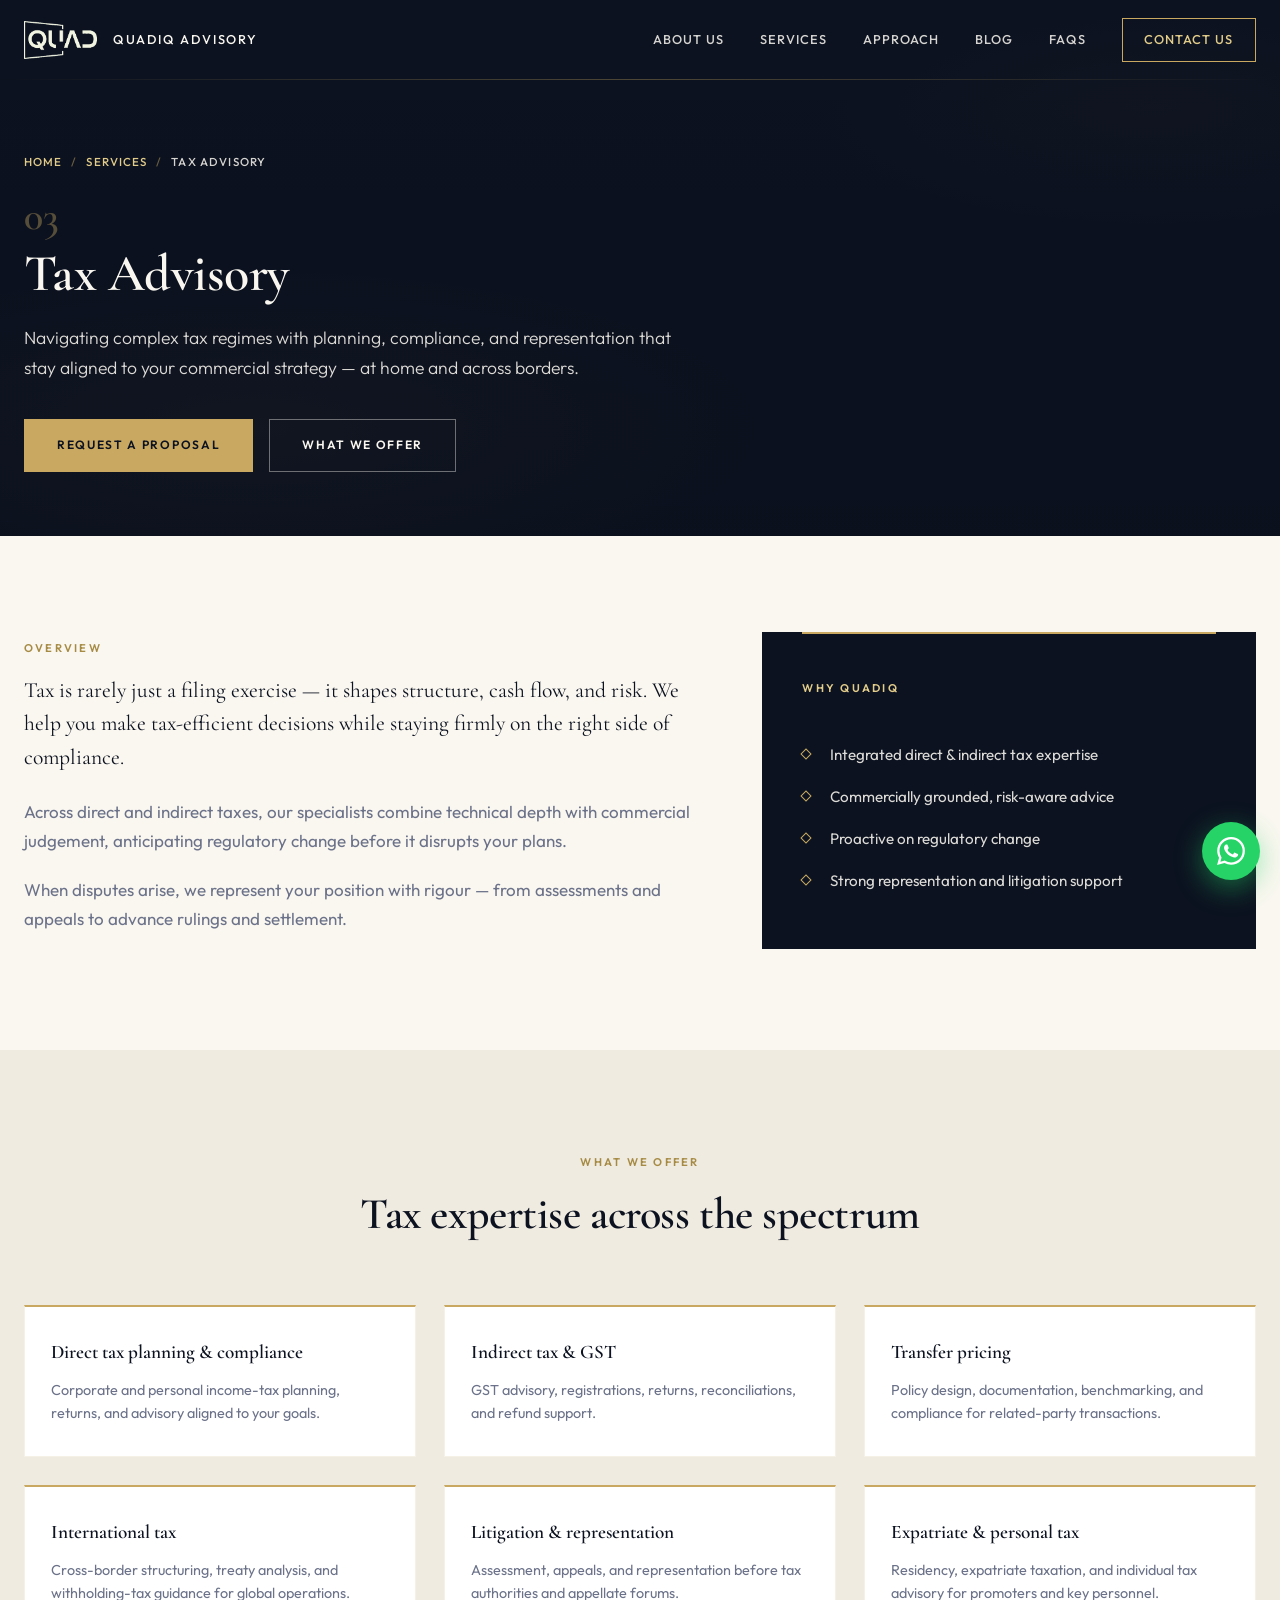
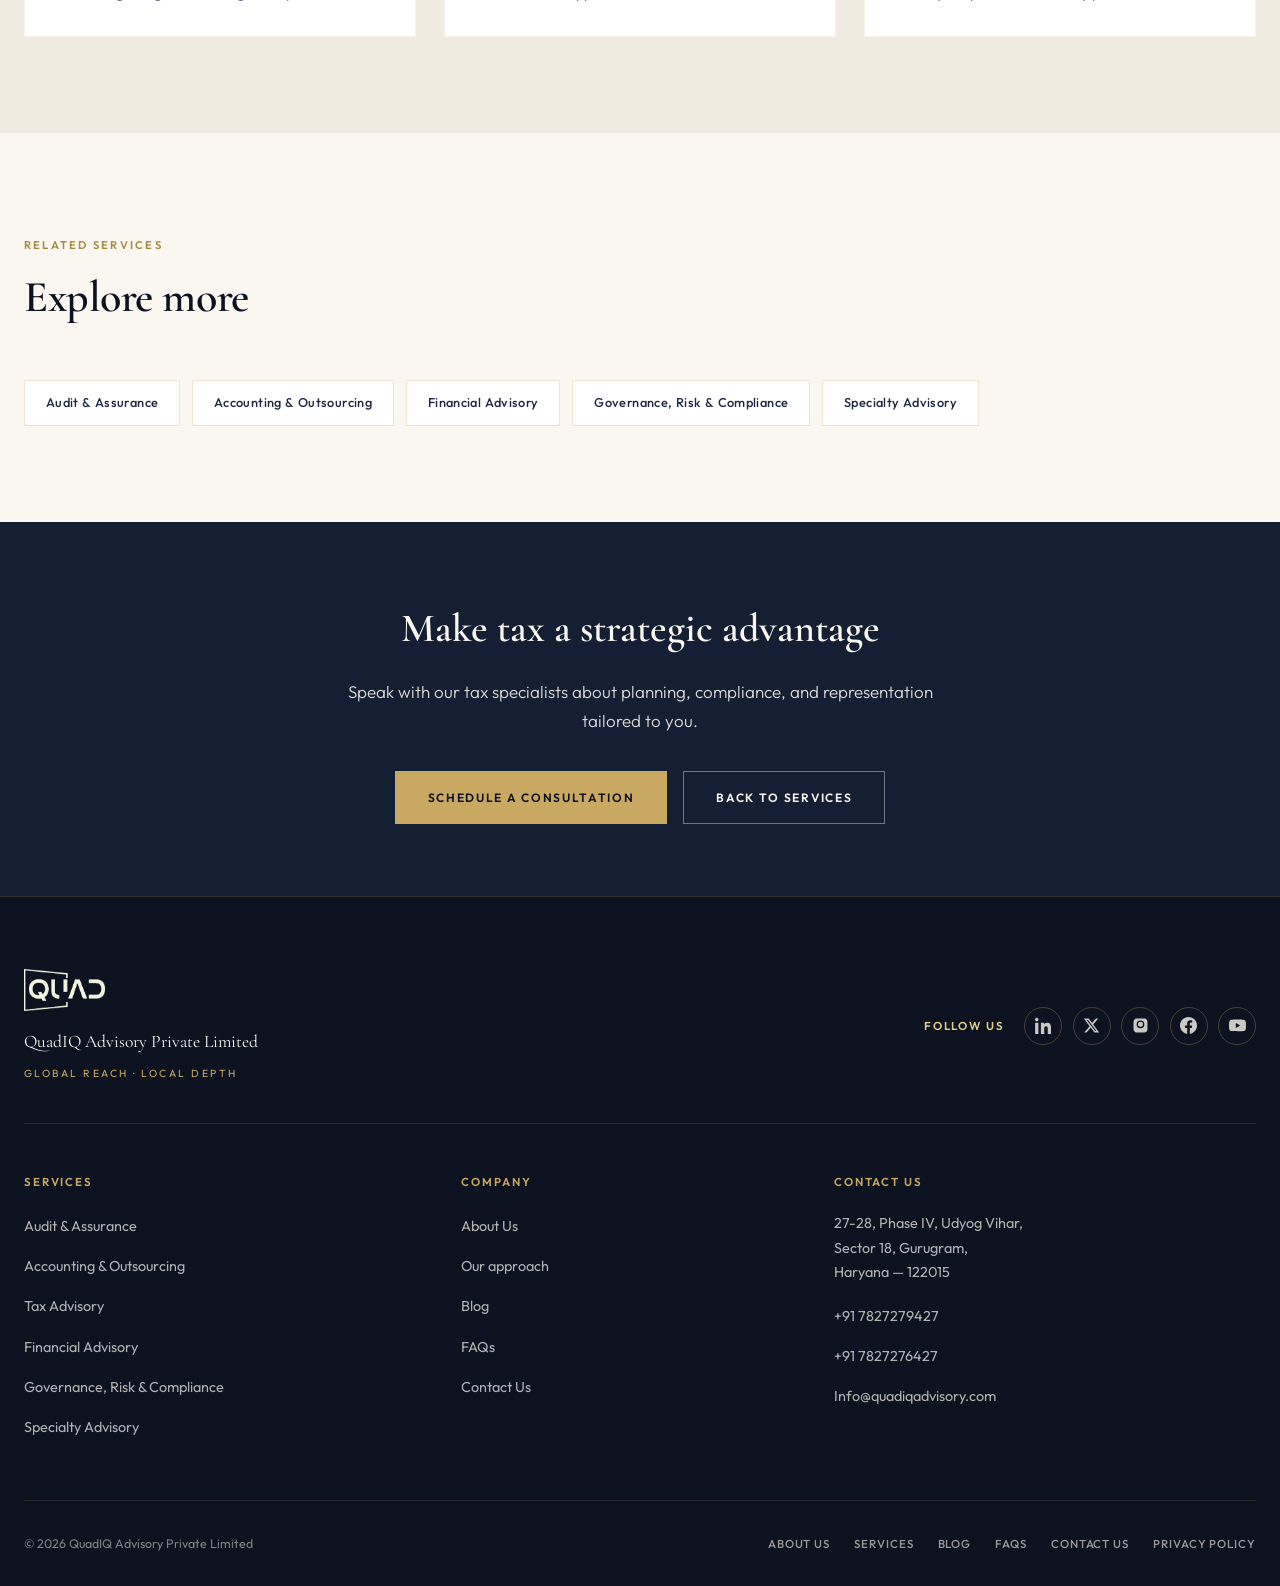
<file: services/tax-advisory.html>
<!DOCTYPE html>
<html lang="en-IN">
<head>
  <!-- Google tag (gtag.js) -->
  <script async src="https://www.googletagmanager.com/gtag/js?id=G-BCS0HP3KTW"></script>
  <script>
    window.dataLayer = window.dataLayer || [];
    function gtag(){dataLayer.push(arguments);}
    gtag('js', new Date());

    gtag('config', 'G-BCS0HP3KTW');
  </script>
  <meta charset="UTF-8" />
  <meta name="viewport" content="width=device-width, initial-scale=1.0" />
  <title>Tax Advisory Services in Gurugram | QuadIQ Advisory</title>
  <meta name="description" content="Direct &amp; indirect tax planning, GST, transfer pricing, international tax, and litigation support aligned to your commercial strategy — QuadIQ Advisory, Gurugram." />
  <meta name="keywords" content="tax advisory Gurugram, GST consultant India, transfer pricing, international tax, direct tax planning, tax litigation, corporate tax" />
  <meta name="author" content="QuadIQ Advisory Private Limited" />
  <meta name="robots" content="index, follow, max-image-preview:large" />
  <meta name="theme-color" content="#0c1220" />

  <link rel="canonical" href="https://quadiqadvisory.com/services/tax-advisory.html" />

  <meta property="og:type" content="website" />
  <meta property="og:site_name" content="QuadIQ Advisory" />
  <meta property="og:title" content="Tax Advisory Services | QuadIQ Advisory" />
  <meta property="og:description" content="Navigating complex tax regimes with strategies aligned to your commercial goals." />
  <meta property="og:url" content="https://quadiqadvisory.com/services/tax-advisory.html" />
  <meta property="og:locale" content="en_IN" />
  <meta property="og:image" content="https://quadiqadvisory.com/public/assets/og-image.jpg" />

  <meta name="twitter:card" content="summary_large_image" />
  <meta name="twitter:title" content="Tax Advisory Services | QuadIQ Advisory" />
  <meta name="twitter:description" content="Direct &amp; indirect tax, GST, transfer pricing, and litigation support in Gurugram, India." />
  <meta name="twitter:image" content="https://quadiqadvisory.com/public/assets/og-image.jpg" />

  <link rel="icon" href="../public/assets/favicon.png" type="image/png" />
  <link rel="apple-touch-icon" href="../public/assets/logo.png" />
  <link rel="manifest" href="../site.webmanifest" />

  <link rel="preconnect" href="https://fonts.googleapis.com" />
  <link rel="preconnect" href="https://fonts.gstatic.com" crossorigin />
  <link href="https://fonts.googleapis.com/css2?family=Cormorant+Garamond:ital,wght@0,500;0,600;0,700;1,500&family=Outfit:wght@300;400;500;600&display=swap" rel="stylesheet" />
  <link rel="stylesheet" href="../css/styles.css" />

  <script type="application/ld+json">
  {
    "@context": "https://schema.org",
    "@graph": [
      {
        "@type": "Service",
        "name": "Tax Advisory",
        "serviceType": "Tax",
        "provider": { "@type": "Organization", "name": "QuadIQ Advisory Private Limited", "url": "https://quadiqadvisory.com/" },
        "areaServed": { "@type": "Country", "name": "India" },
        "url": "https://quadiqadvisory.com/services/tax-advisory.html",
        "description": "Direct and indirect tax planning, GST, transfer pricing, international tax, and litigation support."
      },
      {
        "@type": "BreadcrumbList",
        "itemListElement": [
          { "@type": "ListItem", "position": 1, "name": "Home", "item": "https://quadiqadvisory.com/" },
          { "@type": "ListItem", "position": 2, "name": "Services", "item": "https://quadiqadvisory.com/#services" },
          { "@type": "ListItem", "position": 3, "name": "Tax Advisory", "item": "https://quadiqadvisory.com/services/tax-advisory.html" }
        ]
      }
    ]
  }
  </script>
</head>
<body>
  <header class="site-header" id="top">
    <div class="container header-inner">
      <a href="../index.html#top" class="brand" aria-label="QuadIQ Advisory home">
        <img src="../public/assets/logo-light.png" alt="QUAD" class="brand-logo logo" width="120" height="63" data-logo-dark="../public/assets/logo.png" data-logo-light="../public/assets/logo-light.png" />
        <span class="brand-text">QuadIQ Advisory</span>
      </a>
      <button class="nav-toggle" aria-label="Open menu" aria-expanded="false" aria-controls="site-nav">
        <span></span><span></span><span></span>
      </button>
      <nav class="site-nav" id="site-nav" aria-label="Main navigation">
        <a href="../index.html#about">About Us</a>
        <a href="../index.html#services">Services</a>
        <a href="../index.html#approach">Approach</a>
        <a href="../blog/index.html">Blog</a>
        <a href="../index.html#faq">FAQs</a>
        <a href="../index.html#contact" class="nav-cta">Contact Us</a>
      </nav>
    </div>
  </header>

  <main id="main-content">
    <section class="page-hero" aria-label="Tax Advisory">
      <div class="hero-pattern" aria-hidden="true"></div>
      <div class="container">
        <nav class="breadcrumb" aria-label="Breadcrumb">
          <a href="../index.html">Home</a>
          <span class="sep" aria-hidden="true">/</span>
          <a href="../index.html#services">Services</a>
          <span class="sep" aria-hidden="true">/</span>
          <span aria-current="page">Tax Advisory</span>
        </nav>
        <span class="service-num">03</span>
        <h1>Tax Advisory</h1>
        <p class="page-hero-lead">
          Navigating complex tax regimes with planning, compliance, and representation that stay aligned to
          your commercial strategy — at home and across borders.
        </p>
        <div class="hero-actions">
          <a href="../index.html#contact" class="btn btn-gold">Request a proposal</a>
          <a href="#offerings" class="btn btn-ghost">What we offer</a>
        </div>
      </div>
    </section>

    <section class="section">
      <div class="container">
        <div class="split reveal">
          <div class="prose">
            <span class="label">Overview</span>
            <p class="lead">
              Tax is rarely just a filing exercise — it shapes structure, cash flow, and risk. We help you
              make tax-efficient decisions while staying firmly on the right side of compliance.
            </p>
            <p>
              Across direct and indirect taxes, our specialists combine technical depth with commercial
              judgement, anticipating regulatory change before it disrupts your plans.
            </p>
            <p>
              When disputes arise, we represent your position with rigour — from assessments and appeals to
              advance rulings and settlement.
            </p>
          </div>
          <aside class="about-card">
            <div class="about-card-header">
              <span class="label label--light">Why QuadIQ</span>
            </div>
            <ul class="check-list">
              <li>Integrated direct &amp; indirect tax expertise</li>
              <li>Commercially grounded, risk-aware advice</li>
              <li>Proactive on regulatory change</li>
              <li>Strong representation and litigation support</li>
            </ul>
          </aside>
        </div>
      </div>
    </section>

    <section class="section section-ivory" id="offerings">
      <div class="container">
        <div class="section-intro centered reveal">
          <span class="label">What we offer</span>
          <h2 class="section-title">Tax expertise across the spectrum</h2>
        </div>
        <div class="feature-grid">
          <article class="feature-card reveal">
            <h3>Direct tax planning &amp; compliance</h3>
            <p>Corporate and personal income-tax planning, returns, and advisory aligned to your goals.</p>
          </article>
          <article class="feature-card reveal">
            <h3>Indirect tax &amp; GST</h3>
            <p>GST advisory, registrations, returns, reconciliations, and refund support.</p>
          </article>
          <article class="feature-card reveal">
            <h3>Transfer pricing</h3>
            <p>Policy design, documentation, benchmarking, and compliance for related-party transactions.</p>
          </article>
          <article class="feature-card reveal">
            <h3>International tax</h3>
            <p>Cross-border structuring, treaty analysis, and withholding-tax guidance for global operations.</p>
          </article>
          <article class="feature-card reveal">
            <h3>Litigation &amp; representation</h3>
            <p>Assessment, appeals, and representation before tax authorities and appellate forums.</p>
          </article>
          <article class="feature-card reveal">
            <h3>Expatriate &amp; personal tax</h3>
            <p>Residency, expatriate taxation, and individual tax advisory for promoters and key personnel.</p>
          </article>
        </div>
      </div>
    </section>

    <section class="section">
      <div class="container">
        <div class="section-intro reveal">
          <span class="label">Related services</span>
          <h2 class="section-title">Explore more</h2>
        </div>
        <div class="related-services reveal">
          <a class="related-link" href="audit-assurance.html">Audit &amp; Assurance</a>
          <a class="related-link" href="accounting-outsourcing.html">Accounting &amp; Outsourcing</a>
          <a class="related-link" href="financial-advisory.html">Financial Advisory</a>
          <a class="related-link" href="governance-risk-compliance.html">Governance, Risk &amp; Compliance</a>
          <a class="related-link" href="specialty-advisory.html">Specialty Advisory</a>
        </div>
      </div>
    </section>

    <section class="cta-band">
      <div class="container">
        <h2>Make tax a strategic advantage</h2>
        <p>Speak with our tax specialists about planning, compliance, and representation tailored to you.</p>
        <div class="cta-actions">
          <a href="../index.html#contact" class="btn btn-gold">Schedule a consultation</a>
          <a href="../index.html#services" class="btn btn-ghost">Back to services</a>
        </div>
      </div>
    </section>
  </main>

  <footer class="site-footer">
    <div class="container">
      <div class="footer-top">
        <div class="footer-brand">
          <img src="../public/assets/logo-light.png" alt="QUAD" class="footer-logo logo" width="140" height="73" />
          <p class="footer-name">QuadIQ Advisory Private Limited</p>
          <p class="footer-tagline">Global Reach · Local Depth</p>
        </div>
        <div class="footer-social">
          <span class="footer-social-label">Follow us</span>
          <div class="social-icons">
            <a href="#" aria-label="Follow on LinkedIn" target="_blank" rel="noopener noreferrer">
              <svg viewBox="0 0 24 24" fill="currentColor" aria-hidden="true"><path d="M4.98 3.5C4.98 4.88 3.87 6 2.5 6S0 4.88 0 3.5 1.12 1 2.5 1s2.48 1.12 2.48 2.5zM.22 8.25h4.56V24H.22V8.25zM8.34 8.25h4.37v2.15h.06c.61-1.15 2.1-2.36 4.32-2.36 4.62 0 5.47 3.04 5.47 6.99V24h-4.56v-6.99c0-1.67-.03-3.81-2.32-3.81-2.32 0-2.68 1.81-2.68 3.69V24H8.34V8.25z"/></svg>
            </a>
            <a href="#" aria-label="Follow on X" target="_blank" rel="noopener noreferrer">
              <svg viewBox="0 0 24 24" fill="currentColor" aria-hidden="true"><path d="M18.244 2.25h3.308l-7.227 8.26 8.502 11.24h-6.66l-5.214-6.817L4.99 21.75H1.68l7.73-8.835L1.254 2.25H8.08l4.713 6.231 5.45-6.231zm-1.161 17.52h1.833L7.084 4.126H5.117L17.083 19.77z"/></svg>
            </a>
            <a href="#" aria-label="Follow on Instagram" target="_blank" rel="noopener noreferrer">
              <svg viewBox="0 0 24 24" fill="currentColor" aria-hidden="true"><path d="M12 2.16c3.2 0 3.58.01 4.85.07 1.17.05 1.8.25 2.23.41.56.22.96.48 1.38.9.42.42.68.82.9 1.38.16.43.36 1.06.41 2.23.06 1.27.07 1.65.07 4.85s-.01 3.58-.07 4.85c-.05 1.17-.25 1.8-.41 2.23-.22.56-.48.96-.9 1.38-.42.42-.82.68-1.38.9-.43.16-1.06.36-2.23.41-1.27.06-1.65.07-4.85.07s-3.58-.01-4.85-.07c-1.17-.05-1.8-.25-2.23-.41-.56-.22-.96-.48-1.38-.9-.42-.42-.68-.82-.9-1.38-.16-.43-.36-1.06-.41-2.23C2.17 15.58 2.16 15.2 2.16 12s.01-3.58.07-4.85c.05-1.17.25-1.8.41-2.23.22-.56.48-.96.9-1.38.42-.42.82-.68 1.38-.9.43-.16 1.06-.36 2.23-.41C8.42 2.17 8.8 2.16 12 2.16zm0 2.76a5.46 5.46 0 100 10.92 5.46 5.46 0 000-10.92zm0 9a3.54 3.54 0 110-7.08 3.54 3.54 0 010 7.08zm6.95-9.22a1.27 1.27 0 11-2.54 0 1.27 1.27 0 012.54 0z"/></svg>
            </a>
            <a href="#" aria-label="Follow on Facebook" target="_blank" rel="noopener noreferrer">
              <svg viewBox="0 0 24 24" fill="currentColor" aria-hidden="true"><path d="M24 12.07C24 5.4 18.63 0 12 0S0 5.4 0 12.07C0 18.1 4.39 23.1 10.12 24v-8.44H7.08v-3.49h3.04V9.41c0-3.02 1.79-4.69 4.53-4.69 1.31 0 2.69.24 2.69.24v2.97h-1.52c-1.49 0-1.96.93-1.96 1.89v2.25h3.33l-.53 3.49h-2.8V24C19.61 23.1 24 18.1 24 12.07z"/></svg>
            </a>
            <a href="#" aria-label="Subscribe on YouTube" target="_blank" rel="noopener noreferrer">
              <svg viewBox="0 0 24 24" fill="currentColor" aria-hidden="true"><path d="M23.5 6.2a3.02 3.02 0 00-2.12-2.14C19.5 3.55 12 3.55 12 3.55s-7.5 0-9.38.51A3.02 3.02 0 00.5 6.2C0 8.08 0 12 0 12s0 3.92.5 5.8a3.02 3.02 0 002.12 2.14c1.88.51 9.38.51 9.38.51s7.5 0 9.38-.51a3.02 3.02 0 002.12-2.14c.5-1.88.5-5.8.5-5.8s0-3.92-.5-5.8zM9.6 15.57V8.43L15.82 12 9.6 15.57z"/></svg>
            </a>
          </div>
        </div>
      </div>

      <div class="footer-grid">
        <div class="footer-col">
          <h4>Services</h4>
          <ul>
            <li><a href="audit-assurance.html">Audit &amp; Assurance</a></li>
            <li><a href="accounting-outsourcing.html">Accounting &amp; Outsourcing</a></li>
            <li><a href="tax-advisory.html">Tax Advisory</a></li>
            <li><a href="financial-advisory.html">Financial Advisory</a></li>
            <li><a href="governance-risk-compliance.html">Governance, Risk &amp; Compliance</a></li>
            <li><a href="specialty-advisory.html">Specialty Advisory</a></li>
          </ul>
        </div>
        <div class="footer-col">
          <h4>Company</h4>
          <ul>
            <li><a href="../index.html#about">About Us</a></li>
            <li><a href="../index.html#approach">Our approach</a></li>
            <li><a href="../blog/index.html">Blog</a></li>
            <li><a href="../index.html#faq">FAQs</a></li>
            <li><a href="../index.html#contact">Contact Us</a></li>
          </ul>
        </div>
        <div class="footer-col">
          <h4>Contact us</h4>
          <address>
            27-28, Phase IV, Udyog Vihar,<br />
            Sector 18, Gurugram,<br />
            Haryana — 122015
          </address>
          <ul>
            <li><a href="tel:+917827279427">+91 7827279427</a></li>
            <li><a href="tel:+917827276427">+91 7827276427</a></li>
            <li><a href="mailto:Info@quadiqadvisory.com">Info@quadiqadvisory.com</a></li>
          </ul>
        </div>
      </div>

      <div class="footer-bottom">
        <p class="footer-copy">&copy; <span id="year"></span> QuadIQ Advisory Private Limited</p>
        <nav class="footer-legal" aria-label="Footer">
          <a href="../index.html#about">About Us</a>
          <a href="../index.html#services">Services</a>
          <a href="../blog/index.html">Blog</a>
          <a href="../index.html#faq">FAQs</a>
          <a href="../index.html#contact">Contact Us</a>
          <a href="../privacy-policy.html">Privacy Policy</a>
        </nav>
      </div>
    </div>
  </footer>

  <a
    href="https://wa.me/917827279427?text=Hello%2C%20I%20would%20like%20to%20enquire%20about%20QuadIQ%20Advisory%20services."
    class="whatsapp-float"
    target="_blank"
    rel="noopener noreferrer"
    aria-label="Chat on WhatsApp"
  >
    <svg viewBox="0 0 24 24" width="28" height="28" aria-hidden="true" focusable="false">
      <path fill="currentColor" d="M17.472 14.382c-.297-.149-1.758-.867-2.03-.967-.273-.099-.471-.148-.67.15-.197.297-.767.966-.94 1.164-.173.199-.347.223-.644.075-.297-.15-1.255-.463-2.39-1.475-.883-.788-1.48-1.761-1.653-2.059-.173-.297-.018-.458.13-.606.134-.133.298-.347.446-.52.149-.174.198-.298.298-.497.099-.198.05-.371-.025-.52-.075-.149-.669-1.612-.916-2.207-.242-.579-.487-.5-.669-.51-.173-.008-.371-.01-.57-.01-.198 0-.52.074-.792.372-.272.297-1.04 1.016-1.04 2.479 0 1.462 1.065 2.875 1.213 3.074.149.198 2.096 3.2 5.077 4.487.709.306 1.262.489 1.694.625.712.227 1.36.195 1.871.118.571-.085 1.758-.719 2.006-1.413.248-.694.248-1.289.173-1.413-.074-.124-.272-.198-.57-.347m-5.421 7.403h-.004a9.87 9.87 0 01-5.031-1.378l-.361-.214-3.741.982.998-3.648-.235-.374a9.86 9.86 0 01-1.51-5.26c.001-5.45 4.436-9.884 9.888-9.884 2.64 0 5.122 1.03 6.988 2.898a9.825 9.825 0 012.893 6.994c-.003 5.45-4.435 9.884-9.881 9.884m8.413-18.297A11.815 11.815 0 0012.05 0C5.495 0 .16 5.335.157 11.892c0 2.096.547 4.142 1.588 5.945L.057 24l6.305-1.654a11.882 11.882 0 005.683 1.448h.005c6.554 0 11.89-5.335 11.893-11.893a11.821 11.821 0 00-3.48-8.413z"/>
    </svg>
  </a>

  <script src="../js/main.js"></script>
</body>
</html>
</file>
<file: css/styles.css>
/* QuadIQ Advisory — Premium design system */
:root {
  --navy: #0c1220;
  --navy-mid: #151f33;
  --navy-soft: #1e2a42;
  --ivory: #faf7f0;
  --ivory-deep: #f0ebe0;
  --cream: #e8e2d4;
  --gold: #c9a962;
  --gold-light: #e2cc8a;
  --gold-dark: #a68b45;
  --white: #ffffff;
  --text: #2a3142;
  --text-muted: #6b7289;
  --text-on-dark: rgba(250, 247, 240, 0.88);
  --font-display: "Cormorant Garamond", Georgia, serif;
  --font-body: "Outfit", system-ui, sans-serif;
  --max-w: 1240px;
  --header-h: 80px;
  --radius: 4px;
  --radius-lg: 8px;
  --ease: cubic-bezier(0.4, 0, 0.2, 1);
  --shadow-soft: 0 4px 24px rgba(12, 18, 32, 0.06);
  --shadow-rich: 0 24px 80px rgba(12, 18, 32, 0.18);
  --line-gold: linear-gradient(90deg, transparent, var(--gold), transparent);
}

*,
*::before,
*::after {
  box-sizing: border-box;
}

html {
  scroll-behavior: smooth;
}

body {
  margin: 0;
  font-family: var(--font-body);
  font-size: 1.0625rem;
  font-weight: 400;
  line-height: 1.7;
  color: var(--text);
  background: var(--ivory);
  -webkit-font-smoothing: antialiased;
}

img {
  max-width: 100%;
  height: auto;
  display: block;
}

a {
  color: inherit;
  text-decoration: none;
  transition: color 0.3s var(--ease);
}

.container {
  width: min(100% - 3rem, var(--max-w));
  margin-inline: auto;
}

/* Typography utilities */
.label {
  display: inline-block;
  font-size: 0.7rem;
  font-weight: 600;
  letter-spacing: 0.2em;
  text-transform: uppercase;
  color: var(--gold-dark);
  margin-bottom: 1rem;
}

.label--light {
  color: var(--gold-light);
}

.label--gold {
  color: var(--gold);
}

.logo {
  display: block;
  height: auto;
  object-fit: contain;
  object-position: left center;
}

/* Header */
.site-header {
  position: fixed;
  inset: 0 0 auto;
  z-index: 200;
  height: var(--header-h);
  transition: background 0.4s var(--ease), border-color 0.4s var(--ease), box-shadow 0.4s var(--ease);
}

.site-header::after {
  content: "";
  position: absolute;
  inset: auto 0 0;
  height: 1px;
  background: var(--line-gold);
  opacity: 0.35;
}

.site-header.scrolled {
  background: rgba(250, 247, 240, 0.97);
  backdrop-filter: blur(16px);
  box-shadow: var(--shadow-soft);
}

.site-header.scrolled .brand,
.site-header.scrolled .brand-text,
.site-header.scrolled .site-nav a:not(.nav-cta) {
  color: var(--navy);
}

.site-header.scrolled .nav-toggle span {
  background: var(--navy);
}

.site-header.scrolled .nav-cta {
  background: var(--navy);
  color: var(--ivory) !important;
}

.header-inner {
  display: flex;
  align-items: center;
  justify-content: space-between;
  height: var(--header-h);
}

.brand {
  display: flex;
  align-items: center;
  gap: 1rem;
  color: var(--ivory);
}

.brand-logo {
  height: 38px;
  width: auto;
  max-width: 130px;
}

.brand-text {
  display: none;
  font-family: var(--font-body);
  font-size: 0.8rem;
  font-weight: 500;
  letter-spacing: 0.14em;
  text-transform: uppercase;
}

@media (min-width: 720px) {
  .brand-text {
    display: block;
  }
}

.site-nav {
  display: flex;
  align-items: center;
  gap: 2.25rem;
}

.site-nav a {
  font-size: 0.8rem;
  font-weight: 500;
  letter-spacing: 0.08em;
  text-transform: uppercase;
  color: rgba(250, 247, 240, 0.85);
}

.site-nav a:hover {
  color: var(--gold-light);
}

.nav-cta {
  padding: 0.65rem 1.35rem;
  border: 1px solid var(--gold);
  color: var(--gold-light) !important;
  transition: background 0.3s var(--ease), color 0.3s var(--ease);
}

.nav-cta:hover {
  background: var(--gold);
  color: var(--navy) !important;
}

.nav-toggle {
  display: none;
  flex-direction: column;
  gap: 6px;
  padding: 8px;
  background: none;
  border: none;
  cursor: pointer;
}

.nav-toggle span {
  display: block;
  width: 24px;
  height: 1.5px;
  background: var(--ivory);
  transition: transform 0.3s var(--ease), opacity 0.3s var(--ease);
}

@media (max-width: 768px) {
  .nav-toggle {
    display: flex;
  }

  .site-nav {
    position: fixed;
    top: var(--header-h);
    left: 0;
    right: 0;
    flex-direction: column;
    padding: 2rem;
    gap: 1.25rem;
    background: var(--navy);
    border-bottom: 1px solid rgba(201, 169, 98, 0.2);
    transform: translateY(-110%);
    opacity: 0;
    pointer-events: none;
    transition: transform 0.4s var(--ease), opacity 0.4s var(--ease);
  }

  .site-nav.open {
    transform: translateY(0);
    opacity: 1;
    pointer-events: auto;
  }

  .site-header.scrolled .site-nav {
    background: var(--ivory);
  }

  .site-header.scrolled .site-nav a:not(.nav-cta) {
    color: var(--navy);
  }

  .nav-toggle[aria-expanded="true"] span:nth-child(1) {
    transform: translateY(7.5px) rotate(45deg);
  }

  .nav-toggle[aria-expanded="true"] span:nth-child(2) {
    opacity: 0;
  }

  .nav-toggle[aria-expanded="true"] span:nth-child(3) {
    transform: translateY(-7.5px) rotate(-45deg);
  }
}

/* Hero */
.hero {
  position: relative;
  min-height: 100vh;
  min-height: 100dvh;
  padding: calc(var(--header-h) + 3rem) 0 4rem;
  background: var(--navy);
  overflow: hidden;
}

.hero-pattern {
  position: absolute;
  inset: 0;
  opacity: 0.4;
  background:
    radial-gradient(ellipse 80% 60% at 20% 80%, rgba(201, 169, 98, 0.08), transparent 50%),
    radial-gradient(ellipse 60% 50% at 90% 20%, rgba(201, 169, 98, 0.05), transparent 45%),
    linear-gradient(180deg, transparent 0%, rgba(0, 0, 0, 0.15) 100%);
  pointer-events: none;
}

.hero-grid {
  position: relative;
  display: grid;
  gap: 3.5rem;
  align-items: center;
  min-height: calc(100vh - var(--header-h) - 7rem);
  min-height: calc(100dvh - var(--header-h) - 7rem);
}

@media (min-width: 960px) {
  .hero-grid {
    grid-template-columns: 1fr 1.05fr;
    gap: 4rem;
  }
}

.hero-content {
  color: var(--ivory);
}

.eyebrow {
  display: flex;
  align-items: center;
  gap: 1rem;
  margin-bottom: 1.5rem;
  font-size: 0.7rem;
  font-weight: 500;
  letter-spacing: 0.22em;
  text-transform: uppercase;
  color: var(--gold-light);
}

.eyebrow-line {
  width: 48px;
  height: 1px;
  background: var(--gold);
  flex-shrink: 0;
}

.hero h1 {
  font-family: var(--font-display);
  font-size: clamp(2.5rem, 5.5vw, 3.75rem);
  font-weight: 600;
  line-height: 1.12;
  letter-spacing: -0.01em;
  margin: 0 0 1.5rem;
  color: var(--ivory);
}

.hero-lead {
  font-size: 1.05rem;
  font-weight: 300;
  line-height: 1.75;
  color: var(--text-on-dark);
  margin: 0 0 1.75rem;
  max-width: 32rem;
}

.hero-tagline {
  font-size: 0.68rem;
  font-weight: 600;
  letter-spacing: 0.28em;
  text-transform: uppercase;
  color: var(--gold);
  margin: 0 0 2.5rem;
}

.hero-actions {
  display: flex;
  flex-wrap: wrap;
  gap: 1rem;
}

/* Carousel */
.hero-carousel-wrap {
  position: relative;
}

.hero-carousel {
  position: relative;
  border-radius: var(--radius-lg);
  overflow: hidden;
  box-shadow: var(--shadow-rich);
}

.carousel-frame {
  position: absolute;
  inset: 12px;
  border: 1px solid rgba(201, 169, 98, 0.45);
  border-radius: calc(var(--radius-lg) - 4px);
  pointer-events: none;
  z-index: 3;
}

.carousel-track {
  position: relative;
  aspect-ratio: 4 / 3;
  background: var(--navy-mid);
}

.carousel-slide {
  position: absolute;
  inset: 0;
  margin: 0;
  opacity: 0;
  transition: opacity 1s var(--ease);
}

.carousel-slide.is-active {
  opacity: 1;
  z-index: 1;
}

.carousel-slide img {
  width: 100%;
  height: 100%;
  object-fit: cover;
  transform: scale(1.05);
  transition: transform 8s var(--ease);
}

.carousel-slide.is-active img {
  transform: scale(1);
}

.carousel-caption {
  position: absolute;
  left: 0;
  right: 0;
  bottom: 0;
  margin: 0;
  padding: 3rem 1.5rem 1.25rem;
  font-size: 0.75rem;
  font-weight: 500;
  letter-spacing: 0.12em;
  text-transform: uppercase;
  color: var(--ivory);
  background: linear-gradient(transparent, rgba(12, 18, 32, 0.85));
  z-index: 2;
}

.carousel-btn {
  position: absolute;
  top: 50%;
  transform: translateY(-50%);
  z-index: 4;
  width: 44px;
  height: 44px;
  display: flex;
  align-items: center;
  justify-content: center;
  font-size: 1.5rem;
  line-height: 1;
  color: var(--ivory);
  background: rgba(12, 18, 32, 0.55);
  border: 1px solid rgba(201, 169, 98, 0.35);
  border-radius: 50%;
  cursor: pointer;
  transition: background 0.3s var(--ease), border-color 0.3s var(--ease);
}

.carousel-btn:hover {
  background: rgba(201, 169, 98, 0.25);
  border-color: var(--gold);
}

.carousel-btn--prev {
  left: 1rem;
}

.carousel-btn--next {
  right: 1rem;
}

.carousel-dots {
  position: absolute;
  bottom: 1rem;
  right: 1.25rem;
  z-index: 4;
  display: flex;
  gap: 0.5rem;
}

.carousel-dots button {
  width: 32px;
  height: 3px;
  padding: 0;
  border: none;
  border-radius: 2px;
  background: rgba(250, 247, 240, 0.35);
  cursor: pointer;
  transition: background 0.3s var(--ease), width 0.3s var(--ease);
}

.carousel-dots button[aria-selected="true"] {
  background: var(--gold);
  width: 48px;
}

/* Buttons */
.btn {
  display: inline-flex;
  align-items: center;
  justify-content: center;
  padding: 0.95rem 2rem;
  font-family: var(--font-body);
  font-size: 0.75rem;
  font-weight: 600;
  letter-spacing: 0.14em;
  text-transform: uppercase;
  border: 1px solid transparent;
  border-radius: 0;
  cursor: pointer;
  transition: background 0.35s var(--ease), color 0.35s var(--ease), border-color 0.35s var(--ease), transform 0.2s ease;
}

.btn:active {
  transform: scale(0.98);
}

.btn-gold {
  background: var(--gold);
  color: var(--navy);
  border-color: var(--gold);
}

.btn-gold:hover {
  background: var(--gold-light);
  border-color: var(--gold-light);
  color: var(--navy);
}

.btn-ghost {
  background: transparent;
  color: var(--ivory);
  border-color: rgba(250, 247, 240, 0.4);
}

.btn-ghost:hover {
  border-color: var(--gold);
  color: var(--gold-light);
}

.btn-full {
  width: 100%;
}

/* Trust bar */
.trust-bar {
  background: var(--ivory);
  border-top: 1px solid rgba(201, 169, 98, 0.25);
  border-bottom: 1px solid rgba(201, 169, 98, 0.25);
  padding: 2.75rem 0;
}

.trust-grid {
  display: grid;
  gap: 2rem;
}

@media (min-width: 768px) {
  .trust-grid {
    grid-template-columns: repeat(3, 1fr);
    gap: 3rem;
  }
}

.trust-item {
  text-align: center;
  padding: 0 1rem;
}

@media (min-width: 768px) {
  .trust-item:not(:last-child) {
    border-right: 1px solid rgba(201, 169, 98, 0.2);
  }
}

.trust-accent {
  display: block;
  width: 24px;
  height: 1px;
  background: var(--gold);
  margin: 0 auto 1.25rem;
}

.trust-title {
  font-family: var(--font-display);
  font-size: 1.35rem;
  font-weight: 600;
  color: var(--navy);
  margin: 0 0 0.35rem;
}

.trust-desc {
  font-size: 0.85rem;
  color: var(--text-muted);
  margin: 0;
  letter-spacing: 0.02em;
}

/* Sections */
.section {
  padding: 6rem 0;
}

.section-ivory {
  background: var(--ivory-deep);
}

.section-navy {
  background: var(--navy-mid);
  color: var(--text-on-dark);
}

.section-intro {
  margin-bottom: 3.5rem;
  max-width: 38rem;
}

.section-intro.centered {
  text-align: center;
  max-width: 44rem;
  margin-inline: auto;
  margin-bottom: 4rem;
}

.section-title {
  font-family: var(--font-display);
  font-size: clamp(2rem, 4vw, 2.75rem);
  font-weight: 600;
  line-height: 1.2;
  color: var(--navy);
  margin: 0;
  letter-spacing: -0.01em;
}

.section-title--light {
  color: var(--ivory);
}

.section-lead {
  font-size: 1.05rem;
  font-weight: 300;
  color: var(--text-muted);
  margin: 1.25rem 0 0;
  line-height: 1.75;
}

.split {
  display: grid;
  gap: 3rem;
  align-items: start;
}

@media (min-width: 860px) {
  .split {
    grid-template-columns: 1.35fr 1fr;
    gap: 4.5rem;
  }
}

.prose .lead {
  font-family: var(--font-display);
  font-size: 1.35rem;
  line-height: 1.55;
  color: var(--navy);
  margin: 0 0 1.5rem;
}

.prose p {
  color: var(--text-muted);
  margin: 0 0 1.25rem;
}

.about-card {
  background: var(--navy);
  color: var(--ivory);
  padding: 2.5rem;
  position: relative;
  overflow: hidden;
}

.about-card::before {
  content: "";
  position: absolute;
  top: 0;
  left: 2.5rem;
  right: 2.5rem;
  height: 2px;
  background: var(--gold);
}

.about-card-header {
  margin-bottom: 1.75rem;
}

.check-list {
  list-style: none;
  margin: 0;
  padding: 0;
}

.check-list li {
  position: relative;
  padding-left: 1.75rem;
  margin-bottom: 1rem;
  font-size: 0.95rem;
  color: var(--text-on-dark);
}

.check-list li::before {
  content: "";
  position: absolute;
  left: 0;
  top: 0.55em;
  width: 8px;
  height: 8px;
  border: 1px solid var(--gold);
  transform: rotate(45deg);
}

/* Services */
.services-grid {
  display: grid;
  gap: 1.5rem;
}

@media (min-width: 640px) {
  .services-grid {
    grid-template-columns: repeat(2, 1fr);
  }
}

@media (min-width: 1024px) {
  .services-grid {
    grid-template-columns: repeat(3, 1fr);
    gap: 1.75rem;
  }
}

.service-card {
  background: var(--white);
  padding: 2.25rem 2rem;
  border: 1px solid rgba(201, 169, 98, 0.15);
  position: relative;
  transition: transform 0.4s var(--ease), box-shadow 0.4s var(--ease), border-color 0.4s var(--ease);
}

.service-card::before {
  content: "";
  position: absolute;
  top: 0;
  left: 0;
  right: 0;
  height: 2px;
  background: linear-gradient(90deg, var(--gold), var(--gold-light));
  transform: scaleX(0);
  transform-origin: left;
  transition: transform 0.4s var(--ease);
}

.service-card:hover {
  transform: translateY(-6px);
  box-shadow: var(--shadow-rich);
  border-color: rgba(201, 169, 98, 0.35);
}

.service-card:hover::before {
  transform: scaleX(1);
}

.service-num {
  display: block;
  font-family: var(--font-display);
  font-size: 2.5rem;
  font-weight: 600;
  color: rgba(201, 169, 98, 0.25);
  line-height: 1;
  margin-bottom: 0.75rem;
}

.service-card h3 {
  font-family: var(--font-display);
  font-size: 1.35rem;
  font-weight: 600;
  color: var(--navy);
  margin: 0 0 0.75rem;
}

.service-card > p {
  font-size: 0.92rem;
  color: var(--text-muted);
  margin: 0 0 1.25rem;
  line-height: 1.65;
}

.service-list {
  margin: 0;
  padding: 0;
  list-style: none;
  border-top: 1px solid var(--ivory-deep);
  padding-top: 1rem;
}

.service-list li {
  font-size: 0.82rem;
  color: var(--text-muted);
  padding: 0.35rem 0;
  padding-left: 1rem;
  position: relative;
}

.service-list li::before {
  content: "—";
  position: absolute;
  left: 0;
  color: var(--gold);
}

/* Approach */
.approach-grid {
  display: grid;
  gap: 1.5rem;
}

@media (min-width: 640px) {
  .approach-grid {
    grid-template-columns: repeat(2, 1fr);
  }
}

@media (min-width: 1024px) {
  .approach-grid {
    grid-template-columns: repeat(4, 1fr);
  }
}

.approach-card {
  padding: 2rem 1.75rem;
  border: 1px solid rgba(201, 169, 98, 0.15);
  background: rgba(255, 255, 255, 0.03);
  transition: border-color 0.3s var(--ease), background 0.3s var(--ease);
}

.approach-card:hover {
  border-color: rgba(201, 169, 98, 0.4);
  background: rgba(201, 169, 98, 0.06);
}

.approach-card h3 {
  font-family: var(--font-display);
  font-size: 1.2rem;
  font-weight: 600;
  color: var(--gold-light);
  margin: 0 0 0.65rem;
}

.approach-card p {
  font-size: 0.9rem;
  color: var(--text-on-dark);
  margin: 0;
  opacity: 0.85;
  line-height: 1.65;
}

/* Contact */
.contact-layout {
  display: grid;
  gap: 3rem;
}

@media (min-width: 900px) {
  .contact-layout {
    grid-template-columns: 1fr 1.15fr;
    gap: 4rem;
    align-items: start;
  }
}

.office-block {
  font-style: normal;
  margin-bottom: 2.5rem;
}

.office-block p {
  font-size: 1rem;
  color: var(--text-muted);
  margin: 0.75rem 0 0;
  line-height: 1.8;
}

.team-grid {
  display: grid;
  gap: 1rem;
  margin-bottom: 1.5rem;
}

@media (min-width: 560px) {
  .team-grid {
    grid-template-columns: repeat(2, 1fr);
    gap: 1.25rem;
  }
}

.partner-card {
  padding: 1.5rem 1.35rem;
  background: var(--white);
  border: 1px solid rgba(201, 169, 98, 0.2);
  border-top: 2px solid var(--gold);
  height: 100%;
}

.partner-card--featured {
  border-color: rgba(201, 169, 98, 0.45);
  box-shadow: var(--shadow-soft);
}

.contact-direct {
  margin-bottom: 1.5rem;
}

.whatsapp-block {
  padding: 1.25rem;
  background: var(--white);
  border: 1px solid rgba(201, 169, 98, 0.2);
}

.whatsapp-note {
  margin: 0 0 0.85rem;
  font-size: 0.72rem;
  font-weight: 600;
  letter-spacing: 0.1em;
  text-transform: uppercase;
  color: var(--text-muted);
  text-align: center;
}

.partner-role {
  font-size: 0.65rem;
  font-weight: 600;
  letter-spacing: 0.2em;
  text-transform: uppercase;
  color: var(--gold-dark);
}

.partner-card h3 {
  font-family: var(--font-display);
  font-size: 1.35rem;
  font-weight: 600;
  color: var(--navy);
  margin: 0.35rem 0 1rem;
}

.partner-contact-list {
  list-style: none;
  margin: 0;
  padding: 0;
}

.partner-contact-list li {
  display: grid;
  grid-template-columns: 3.5rem 1fr;
  gap: 0.5rem;
  align-items: baseline;
  margin-bottom: 0.65rem;
}

.partner-label {
  font-size: 0.75rem;
  font-weight: 600;
  letter-spacing: 0.06em;
  color: var(--text-muted);
}

.partner-contact-list a {
  font-size: 0.95rem;
  font-weight: 500;
  color: var(--navy-soft);
  word-break: break-word;
}

.partner-contact-list a:hover {
  color: var(--gold-dark);
}

.btn-whatsapp {
  display: inline-flex;
  align-items: center;
  justify-content: center;
  gap: 0.6rem;
  width: 100%;
  padding: 0.9rem 1.25rem;
  font-size: 0.72rem;
  font-weight: 600;
  letter-spacing: 0.12em;
  text-transform: uppercase;
  color: var(--white);
  background: #25d366;
  border: 1px solid #20bd5a;
  border-radius: 0;
  transition: background 0.3s var(--ease), transform 0.2s ease;
}

.btn-whatsapp:hover {
  background: #20bd5a;
  color: var(--white);
}

.btn-whatsapp-icon {
  flex-shrink: 0;
}

.whatsapp-float {
  position: fixed;
  right: 1.25rem;
  bottom: 1.25rem;
  z-index: 150;
  display: flex;
  align-items: center;
  justify-content: center;
  width: 58px;
  height: 58px;
  color: var(--white);
  background: #25d366;
  border-radius: 50%;
  box-shadow: 0 8px 28px rgba(37, 211, 102, 0.45);
  transition: transform 0.25s var(--ease), box-shadow 0.25s var(--ease), background 0.25s var(--ease);
}

.whatsapp-float:hover {
  color: var(--white);
  background: #20bd5a;
  transform: scale(1.06);
  box-shadow: 0 12px 36px rgba(37, 211, 102, 0.5);
}

.visually-hidden {
  position: absolute;
  width: 1px;
  height: 1px;
  padding: 0;
  margin: -1px;
  overflow: hidden;
  clip: rect(0, 0, 0, 0);
  white-space: nowrap;
  border: 0;
}

.contact-form {
  background: var(--white);
  padding: 2.5rem;
  border: 1px solid rgba(201, 169, 98, 0.2);
  box-shadow: var(--shadow-soft);
}

.form-title {
  font-family: var(--font-display);
  font-size: 1.5rem;
  font-weight: 600;
  color: var(--navy);
  margin: 0 0 1.75rem;
}

.contact-form label {
  display: block;
  margin-bottom: 1.15rem;
}

.contact-form label span {
  display: block;
  font-size: 0.68rem;
  font-weight: 600;
  letter-spacing: 0.12em;
  text-transform: uppercase;
  color: var(--navy-soft);
  margin-bottom: 0.4rem;
}

.contact-form input,
.contact-form select,
.contact-form textarea {
  width: 100%;
  padding: 0.85rem 1rem;
  font-family: var(--font-body);
  font-size: 0.95rem;
  border: 1px solid var(--cream);
  border-radius: 0;
  background: var(--ivory);
  color: var(--text);
  transition: border-color 0.3s var(--ease), box-shadow 0.3s var(--ease);
}

.contact-form input:focus,
.contact-form select:focus,
.contact-form textarea:focus {
  outline: none;
  border-color: var(--gold);
  box-shadow: 0 0 0 1px var(--gold);
  background: var(--white);
}

.form-row {
  display: grid;
  gap: 1rem;
}

@media (min-width: 480px) {
  .form-row {
    grid-template-columns: 1fr 1fr;
  }
}

.form-note {
  margin: 1rem 0 0;
  font-size: 0.9rem;
}

.form-note--success {
  color: var(--gold-dark);
}

.form-note--error {
  color: #b42318;
}

#form-submit-btn:disabled {
  opacity: 0.7;
  cursor: not-allowed;
}

/* Footer */
.site-footer {
  background: var(--navy);
  color: var(--text-on-dark);
  padding: 4.5rem 0 2rem;
  border-top: 1px solid rgba(201, 169, 98, 0.2);
}

.footer-top {
  display: flex;
  flex-wrap: wrap;
  align-items: center;
  justify-content: space-between;
  gap: 2rem;
  padding-bottom: 2.5rem;
  margin-bottom: 3rem;
  border-bottom: 1px solid rgba(201, 169, 98, 0.18);
}

.footer-logo {
  height: 42px;
  width: auto;
  margin-bottom: 1rem;
}

.footer-name {
  font-family: var(--font-display);
  font-size: 1.1rem;
  color: var(--ivory);
  margin: 0;
}

.footer-tagline {
  font-size: 0.65rem;
  letter-spacing: 0.24em;
  text-transform: uppercase;
  color: var(--gold);
  margin: 0.5rem 0 0;
}

.footer-social {
  display: flex;
  align-items: center;
  gap: 1.25rem;
}

.footer-social-label {
  font-size: 0.72rem;
  font-weight: 600;
  letter-spacing: 0.16em;
  text-transform: uppercase;
  color: var(--gold-light);
}

.social-icons {
  display: flex;
  gap: 0.65rem;
}

.social-icons a {
  display: inline-flex;
  align-items: center;
  justify-content: center;
  width: 38px;
  height: 38px;
  color: rgba(250, 247, 240, 0.8);
  border: 1px solid rgba(201, 169, 98, 0.3);
  border-radius: 50%;
  transition: color 0.3s var(--ease), border-color 0.3s var(--ease), background 0.3s var(--ease), transform 0.2s ease;
}

.social-icons a:hover {
  color: var(--navy);
  background: var(--gold);
  border-color: var(--gold);
  transform: translateY(-2px);
}

.social-icons svg {
  width: 17px;
  height: 17px;
}

.footer-grid {
  display: grid;
  gap: 2.5rem;
  grid-template-columns: 1fr;
  margin-bottom: 3rem;
}

@media (min-width: 640px) {
  .footer-grid {
    grid-template-columns: repeat(2, 1fr);
  }
}

@media (min-width: 900px) {
  .footer-grid {
    grid-template-columns: 1.2fr 1fr 1.3fr;
    gap: 3rem;
  }
}

.footer-col h4 {
  font-family: var(--font-body);
  font-size: 0.72rem;
  font-weight: 600;
  letter-spacing: 0.16em;
  text-transform: uppercase;
  color: var(--gold);
  margin: 0 0 1.25rem;
}

.footer-col ul {
  list-style: none;
  margin: 0;
  padding: 0;
}

.footer-col li {
  margin-bottom: 0.7rem;
}

.footer-col a {
  font-size: 0.9rem;
  color: rgba(250, 247, 240, 0.7);
}

.footer-col a:hover {
  color: var(--gold-light);
}

.footer-col address {
  font-style: normal;
  font-size: 0.9rem;
  line-height: 1.7;
  color: rgba(250, 247, 240, 0.7);
  margin: 0 0 1rem;
}

.footer-bottom {
  display: flex;
  flex-wrap: wrap;
  align-items: center;
  justify-content: space-between;
  gap: 1rem;
  padding-top: 2rem;
  border-top: 1px solid rgba(201, 169, 98, 0.15);
}

.footer-legal {
  display: flex;
  flex-wrap: wrap;
  gap: 1.5rem;
}

.footer-legal a {
  font-size: 0.72rem;
  font-weight: 500;
  letter-spacing: 0.08em;
  text-transform: uppercase;
  color: rgba(250, 247, 240, 0.6);
}

.footer-legal a:hover {
  color: var(--gold-light);
}

.footer-copy {
  font-size: 0.78rem;
  opacity: 0.55;
  margin: 0;
}

/* ===== Service detail (sub) pages ===== */
.page-hero {
  position: relative;
  background: var(--navy);
  color: var(--ivory);
  padding: calc(var(--header-h) + 4.5rem) 0 4rem;
  overflow: hidden;
}

.page-hero .container {
  position: relative;
  z-index: 1;
}

.breadcrumb {
  display: flex;
  flex-wrap: wrap;
  align-items: center;
  gap: 0.55rem;
  margin-bottom: 1.5rem;
  font-size: 0.72rem;
  font-weight: 500;
  letter-spacing: 0.1em;
  text-transform: uppercase;
  color: rgba(250, 247, 240, 0.6);
}

.breadcrumb a {
  color: var(--gold-light);
}

.breadcrumb a:hover {
  color: var(--gold);
}

.breadcrumb .sep {
  color: rgba(201, 169, 98, 0.5);
}

.breadcrumb [aria-current] {
  color: rgba(250, 247, 240, 0.85);
}

.page-hero .service-num {
  color: rgba(201, 169, 98, 0.4);
  margin-bottom: 0.5rem;
}

.page-hero h1 {
  font-family: var(--font-display);
  font-size: clamp(2.25rem, 5vw, 3.25rem);
  font-weight: 600;
  line-height: 1.15;
  letter-spacing: -0.01em;
  margin: 0 0 1.25rem;
  color: var(--ivory);
  max-width: 20ch;
}

.page-hero-lead {
  font-size: 1.1rem;
  font-weight: 300;
  line-height: 1.7;
  color: var(--text-on-dark);
  max-width: 42rem;
  margin: 0 0 2.25rem;
}

/* Feature / offerings grid */
.feature-grid {
  display: grid;
  gap: 1.5rem;
}

@media (min-width: 640px) {
  .feature-grid {
    grid-template-columns: repeat(2, 1fr);
  }
}

@media (min-width: 1024px) {
  .feature-grid {
    grid-template-columns: repeat(3, 1fr);
    gap: 1.75rem;
  }
}

.feature-card {
  background: var(--white);
  border: 1px solid rgba(201, 169, 98, 0.15);
  border-top: 2px solid var(--gold);
  padding: 1.85rem 1.65rem;
  transition: transform 0.4s var(--ease), box-shadow 0.4s var(--ease), border-color 0.4s var(--ease);
}

.feature-card:hover {
  transform: translateY(-5px);
  box-shadow: var(--shadow-rich);
  border-color: rgba(201, 169, 98, 0.35);
}

.feature-card h3 {
  font-family: var(--font-display);
  font-size: 1.2rem;
  font-weight: 600;
  color: var(--navy);
  margin: 0 0 0.6rem;
}

.feature-card p {
  font-size: 0.9rem;
  color: var(--text-muted);
  margin: 0;
  line-height: 1.65;
}

/* Service link on home cards */
.service-link {
  display: inline-flex;
  align-items: center;
  gap: 0.45rem;
  margin-top: 1.25rem;
  font-size: 0.72rem;
  font-weight: 600;
  letter-spacing: 0.12em;
  text-transform: uppercase;
  color: var(--gold-dark);
}

.service-link::after {
  content: "\2192";
  transition: transform 0.3s var(--ease);
}

.service-card:hover .service-link::after {
  transform: translateX(4px);
}

/* CTA band */
.cta-band {
  background: var(--navy-mid);
  color: var(--ivory);
  padding: 4.5rem 0;
  text-align: center;
}

.cta-band h2 {
  font-family: var(--font-display);
  font-size: clamp(1.85rem, 3.5vw, 2.5rem);
  font-weight: 600;
  color: var(--ivory);
  margin: 0 0 1rem;
}

.cta-band p {
  color: var(--text-on-dark);
  font-weight: 300;
  max-width: 38rem;
  margin: 0 auto 2.25rem;
}

.cta-actions {
  display: flex;
  flex-wrap: wrap;
  gap: 1rem;
  justify-content: center;
}

/* Related services */
.related-services {
  display: flex;
  flex-wrap: wrap;
  gap: 0.75rem;
}

.related-link {
  display: inline-flex;
  align-items: center;
  padding: 0.7rem 1.3rem;
  background: var(--white);
  border: 1px solid rgba(201, 169, 98, 0.3);
  font-size: 0.8rem;
  font-weight: 500;
  letter-spacing: 0.03em;
  color: var(--navy-soft);
  transition: border-color 0.3s var(--ease), color 0.3s var(--ease), transform 0.2s ease;
}

.related-link:hover {
  border-color: var(--gold);
  color: var(--gold-dark);
  transform: translateY(-2px);
}

/* Legal / content pages */
.legal-content {
  max-width: 56rem;
}

.legal-updated {
  font-size: 0.85rem;
  color: var(--text-muted);
  margin: 0 0 2.5rem;
}

.legal-content h2 {
  font-family: var(--font-display);
  font-size: 1.6rem;
  font-weight: 600;
  color: var(--navy);
  margin: 2.75rem 0 1rem;
}

.legal-content h2:first-of-type {
  margin-top: 0;
}

.legal-content p {
  color: var(--text-muted);
  margin: 0 0 1.15rem;
}

.legal-content ul {
  margin: 0 0 1.5rem;
  padding-left: 1.25rem;
  color: var(--text-muted);
}

.legal-content li {
  margin-bottom: 0.5rem;
}

.legal-content a {
  color: var(--gold-dark);
  text-decoration: underline;
}

.legal-content a:hover {
  color: var(--gold);
}

/* Blog */
.blog-grid {
  display: grid;
  gap: 1.75rem;
}

@media (min-width: 640px) {
  .blog-grid {
    grid-template-columns: repeat(2, 1fr);
  }
}

@media (min-width: 1024px) {
  .blog-grid {
    grid-template-columns: repeat(3, 1fr);
  }

  .blog-grid--listing {
    grid-template-columns: repeat(3, 1fr);
  }
}

.blog-card {
  background: var(--white);
  border: 1px solid rgba(201, 169, 98, 0.15);
  transition: transform 0.4s var(--ease), box-shadow 0.4s var(--ease), border-color 0.4s var(--ease);
}

.blog-card:hover {
  transform: translateY(-6px);
  box-shadow: var(--shadow-rich);
  border-color: rgba(201, 169, 98, 0.35);
}

.blog-card-link {
  display: block;
  color: inherit;
}

.blog-card-image {
  position: relative;
  aspect-ratio: 5 / 3;
  overflow: hidden;
  background: var(--navy-soft);
}

.blog-card-image img {
  width: 100%;
  height: 100%;
  object-fit: cover;
  transition: transform 0.5s var(--ease);
}

.blog-card:hover .blog-card-image img {
  transform: scale(1.04);
}

.blog-category {
  position: absolute;
  left: 1rem;
  bottom: 1rem;
  padding: 0.35rem 0.75rem;
  font-size: 0.62rem;
  font-weight: 600;
  letter-spacing: 0.14em;
  text-transform: uppercase;
  color: var(--navy);
  background: rgba(250, 247, 240, 0.94);
  border: 1px solid rgba(201, 169, 98, 0.35);
}

.blog-category--hero {
  position: static;
  display: inline-block;
  margin-bottom: 1rem;
  color: var(--gold-light);
  background: rgba(201, 169, 98, 0.12);
  border-color: rgba(201, 169, 98, 0.35);
}

.blog-card-body {
  padding: 1.65rem 1.5rem 1.75rem;
}

.blog-date {
  display: block;
  font-size: 0.72rem;
  font-weight: 500;
  letter-spacing: 0.06em;
  color: var(--text-muted);
  margin-bottom: 0.65rem;
}

.blog-card h2,
.blog-card h3 {
  font-family: var(--font-display);
  font-size: 1.25rem;
  font-weight: 600;
  color: var(--navy);
  margin: 0 0 0.75rem;
  line-height: 1.35;
}

.blog-card-body > p {
  font-size: 0.9rem;
  color: var(--text-muted);
  margin: 0;
  line-height: 1.65;
}

.blog-read-more {
  display: inline-flex;
  align-items: center;
  gap: 0.45rem;
  margin-top: 1.15rem;
  font-size: 0.72rem;
  font-weight: 600;
  letter-spacing: 0.12em;
  text-transform: uppercase;
  color: var(--gold-dark);
}

.blog-read-more::after {
  content: "\2192";
  transition: transform 0.3s var(--ease);
}

.blog-card:hover .blog-read-more::after {
  transform: translateX(4px);
}

.section-actions {
  margin-top: 2.75rem;
  text-align: center;
}

.page-hero--article h1 {
  max-width: 28ch;
}

.article-meta {
  font-size: 0.85rem;
  font-weight: 400;
  color: rgba(250, 247, 240, 0.65);
  margin: 0;
}

.article-meta span[aria-hidden] {
  margin: 0 0.5rem;
  opacity: 0.5;
}

.article-content {
  max-width: 42rem;
  margin-inline: auto;
}

.article-content .lead {
  font-size: 1.15rem;
  font-weight: 400;
  color: var(--text);
  line-height: 1.75;
  margin: 0 0 2rem;
}

.article-content h2 {
  font-family: var(--font-display);
  font-size: 1.5rem;
  font-weight: 600;
  color: var(--navy);
  margin: 2.5rem 0 1rem;
}

.article-content p {
  color: var(--text-muted);
  margin: 0 0 1.15rem;
}

.article-content ul {
  margin: 0 0 1.5rem;
  padding-left: 1.25rem;
  color: var(--text-muted);
}

.article-content li {
  margin-bottom: 0.5rem;
}

.article-content a {
  color: var(--gold-dark);
  text-decoration: underline;
}

.article-content a:hover {
  color: var(--gold);
}

/* FAQ */
.faq-list {
  max-width: 48rem;
  margin-inline: auto;
}

.faq-item {
  border: 1px solid rgba(201, 169, 98, 0.2);
  background: var(--white);
  margin-bottom: 0.75rem;
  transition: border-color 0.3s var(--ease), box-shadow 0.3s var(--ease);
}

.faq-item[open] {
  border-color: rgba(201, 169, 98, 0.45);
  box-shadow: var(--shadow-soft);
}

.faq-item:last-child {
  margin-bottom: 0;
}

.faq-question {
  display: flex;
  align-items: center;
  justify-content: space-between;
  gap: 1.5rem;
  padding: 1.35rem 1.5rem;
  font-family: var(--font-display);
  font-size: 1.15rem;
  font-weight: 600;
  color: var(--navy);
  cursor: pointer;
  list-style: none;
}

.faq-question::-webkit-details-marker {
  display: none;
}

.faq-question::after {
  content: "+";
  flex-shrink: 0;
  font-family: var(--font-body);
  font-size: 1.35rem;
  font-weight: 300;
  color: var(--gold);
  line-height: 1;
  transition: transform 0.3s var(--ease);
}

.faq-item[open] .faq-question::after {
  content: "\2212";
}

.faq-answer {
  padding: 0 1.5rem 1.35rem;
}

.faq-answer p {
  font-size: 0.95rem;
  color: var(--text-muted);
  margin: 0;
  line-height: 1.7;
}

.faq-answer a {
  color: var(--gold-dark);
  text-decoration: underline;
}

.faq-answer a:hover {
  color: var(--gold);
}

/* Reveal animations */
.reveal {
  opacity: 0;
  transform: translateY(28px);
  transition: opacity 0.9s var(--ease), transform 0.9s var(--ease);
}

.reveal.is-visible {
  opacity: 1;
  transform: translateY(0);
}

.reveal-delay {
  transition-delay: 0.15s;
}

@media (prefers-reduced-motion: reduce) {
  .reveal,
  .carousel-slide,
  .carousel-slide img {
    transition: none;
  }

  html {
    scroll-behavior: auto;
  }
}
</file>
